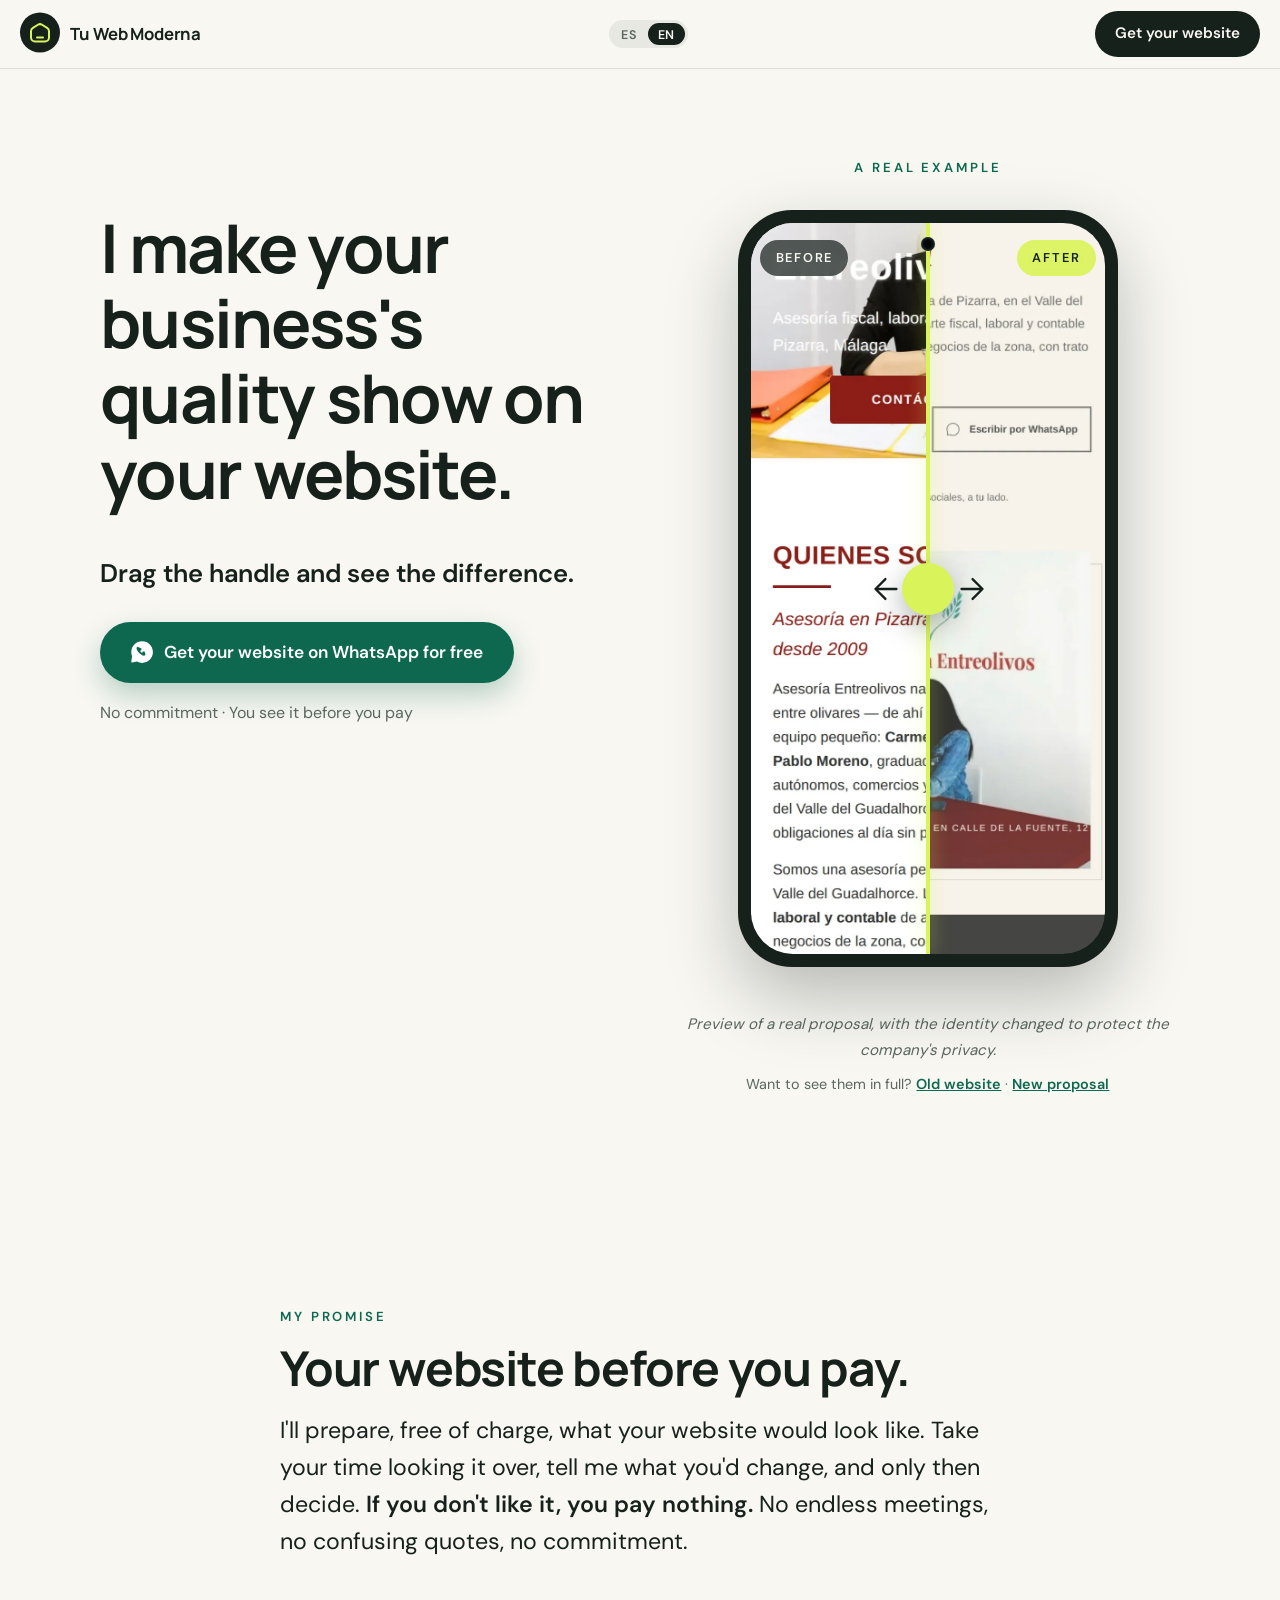
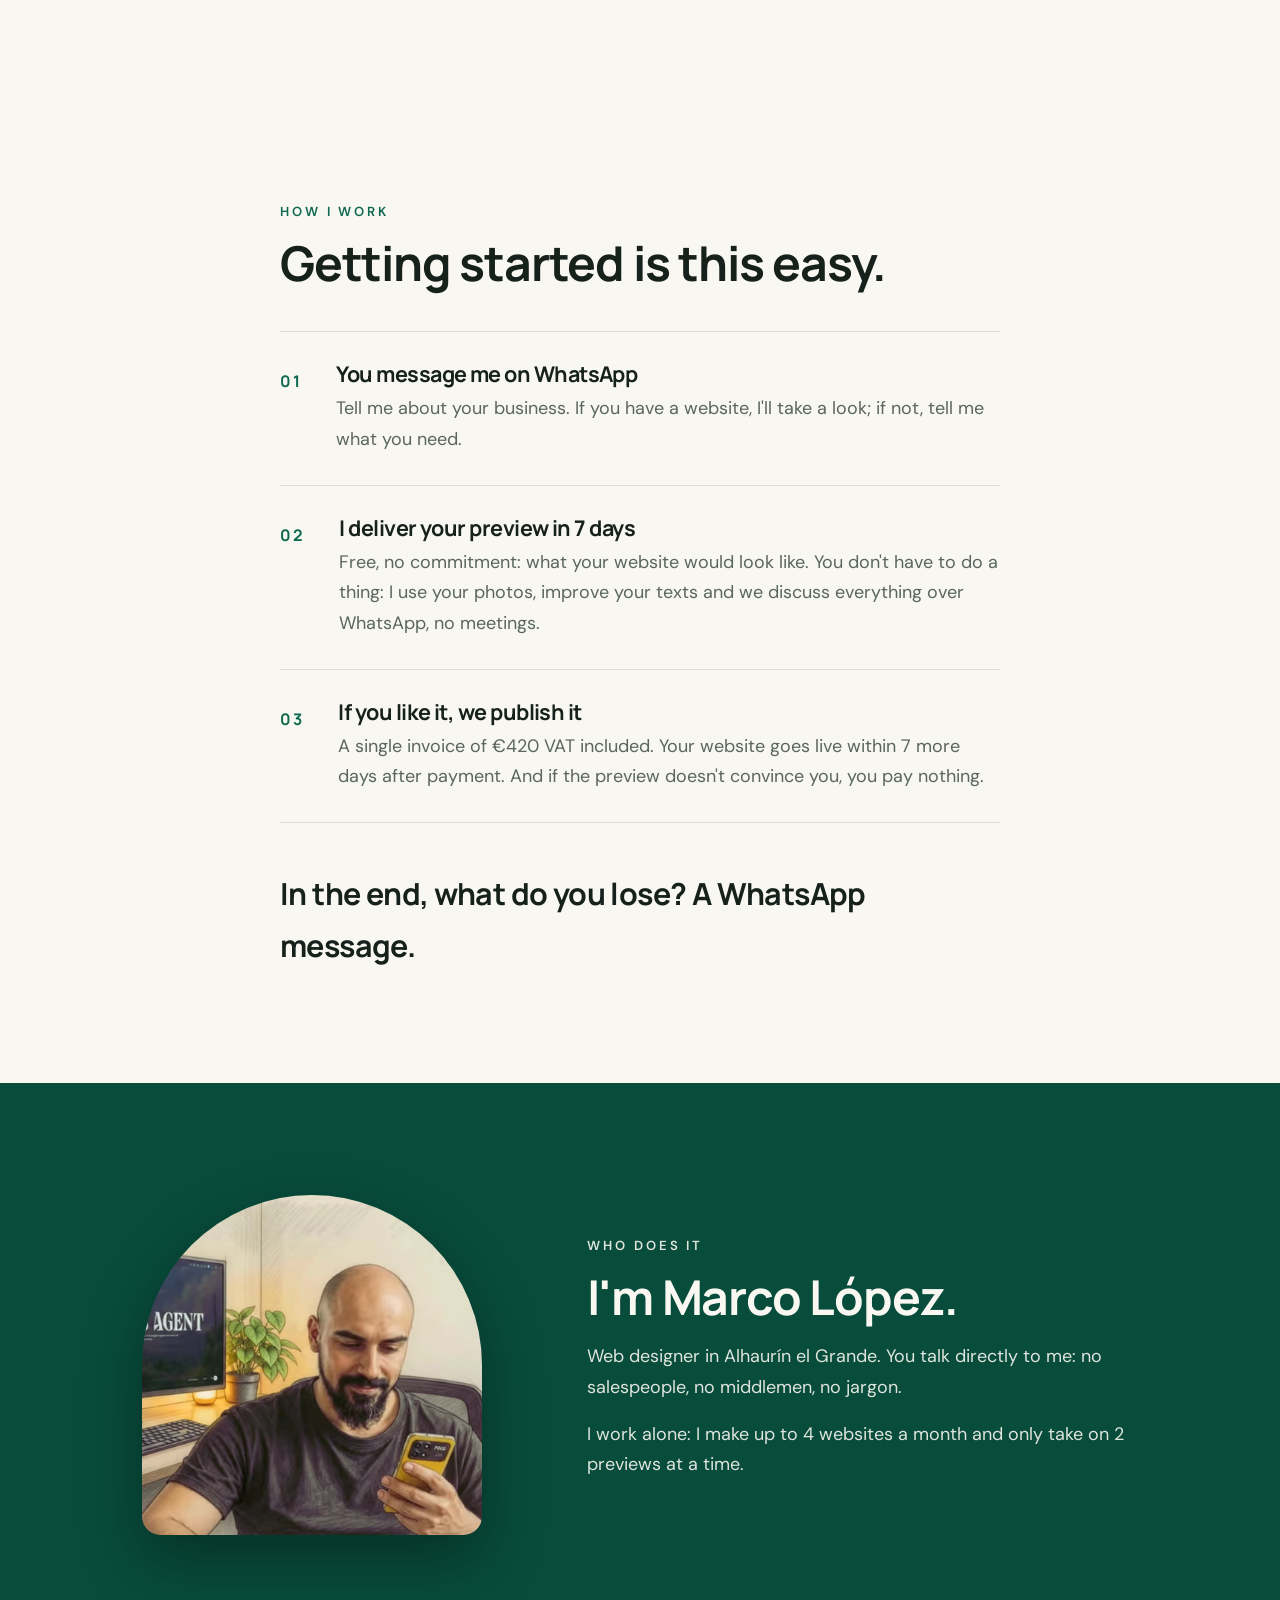
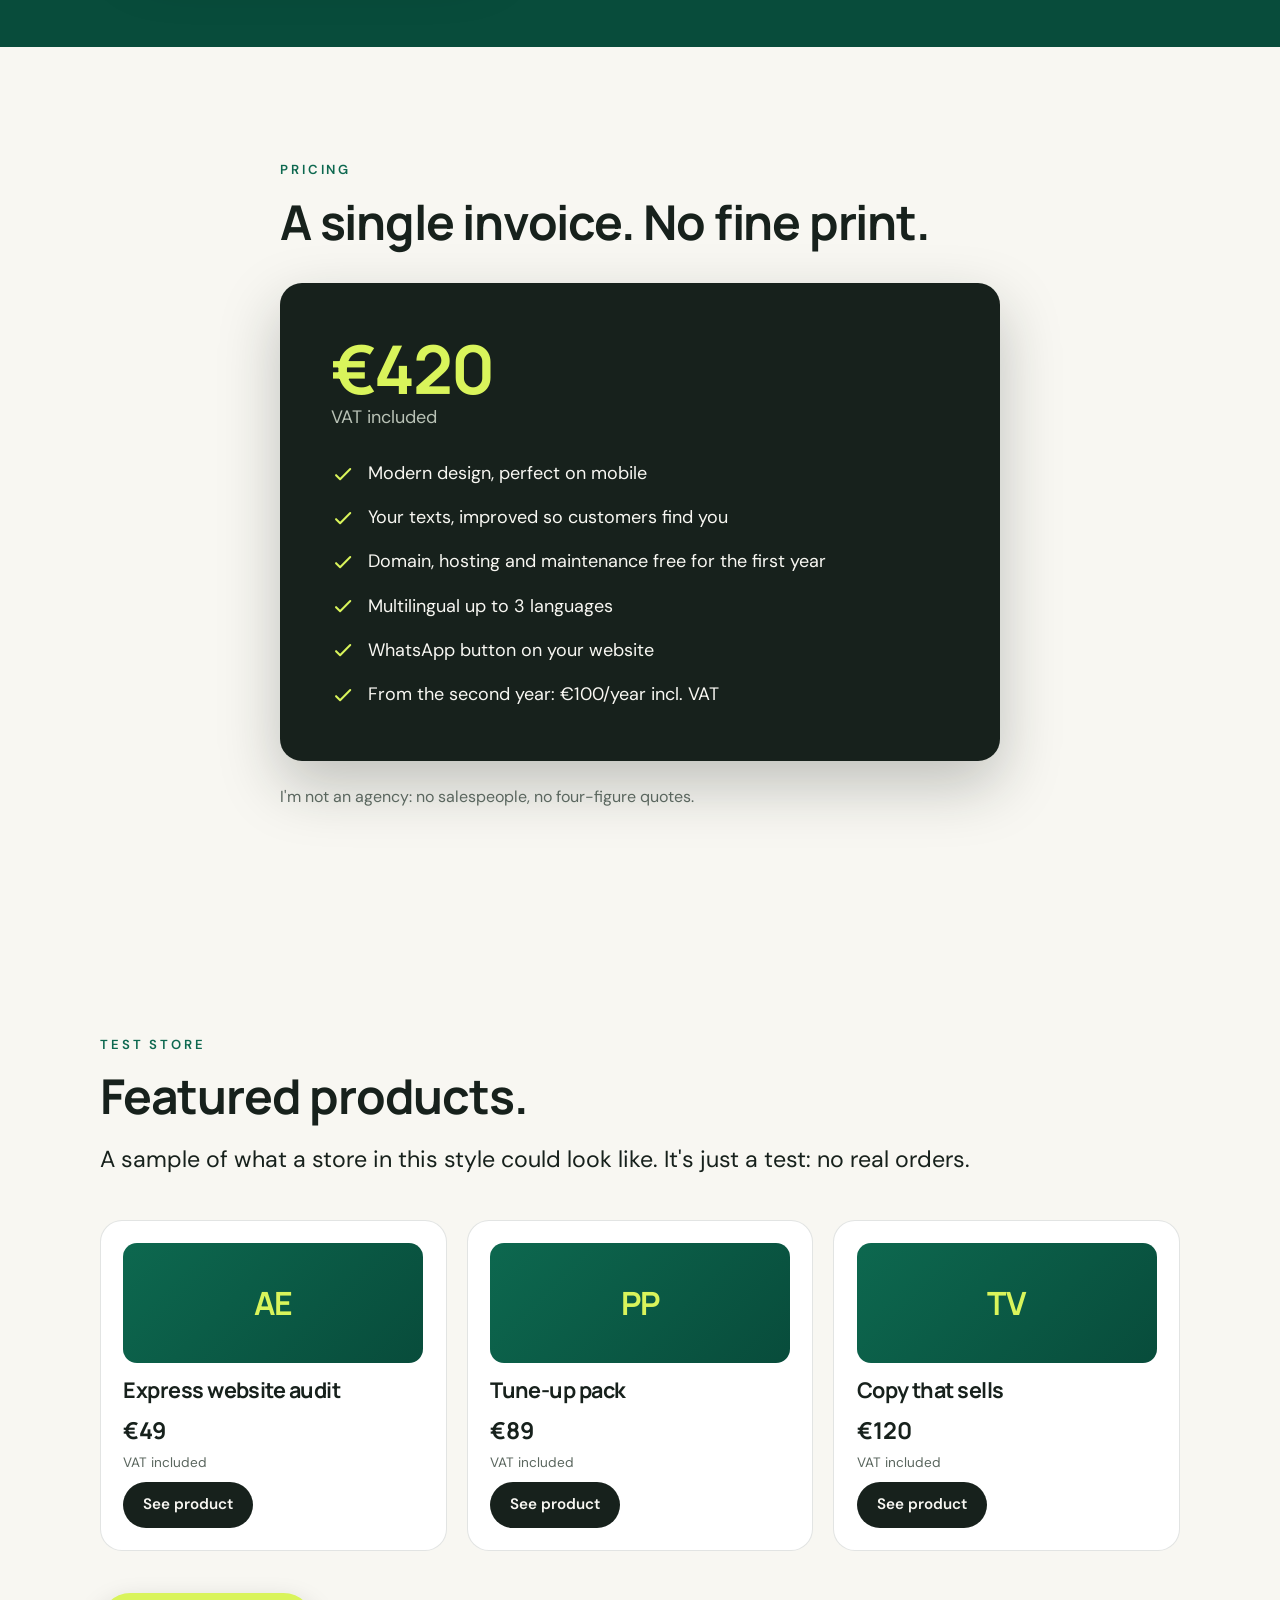
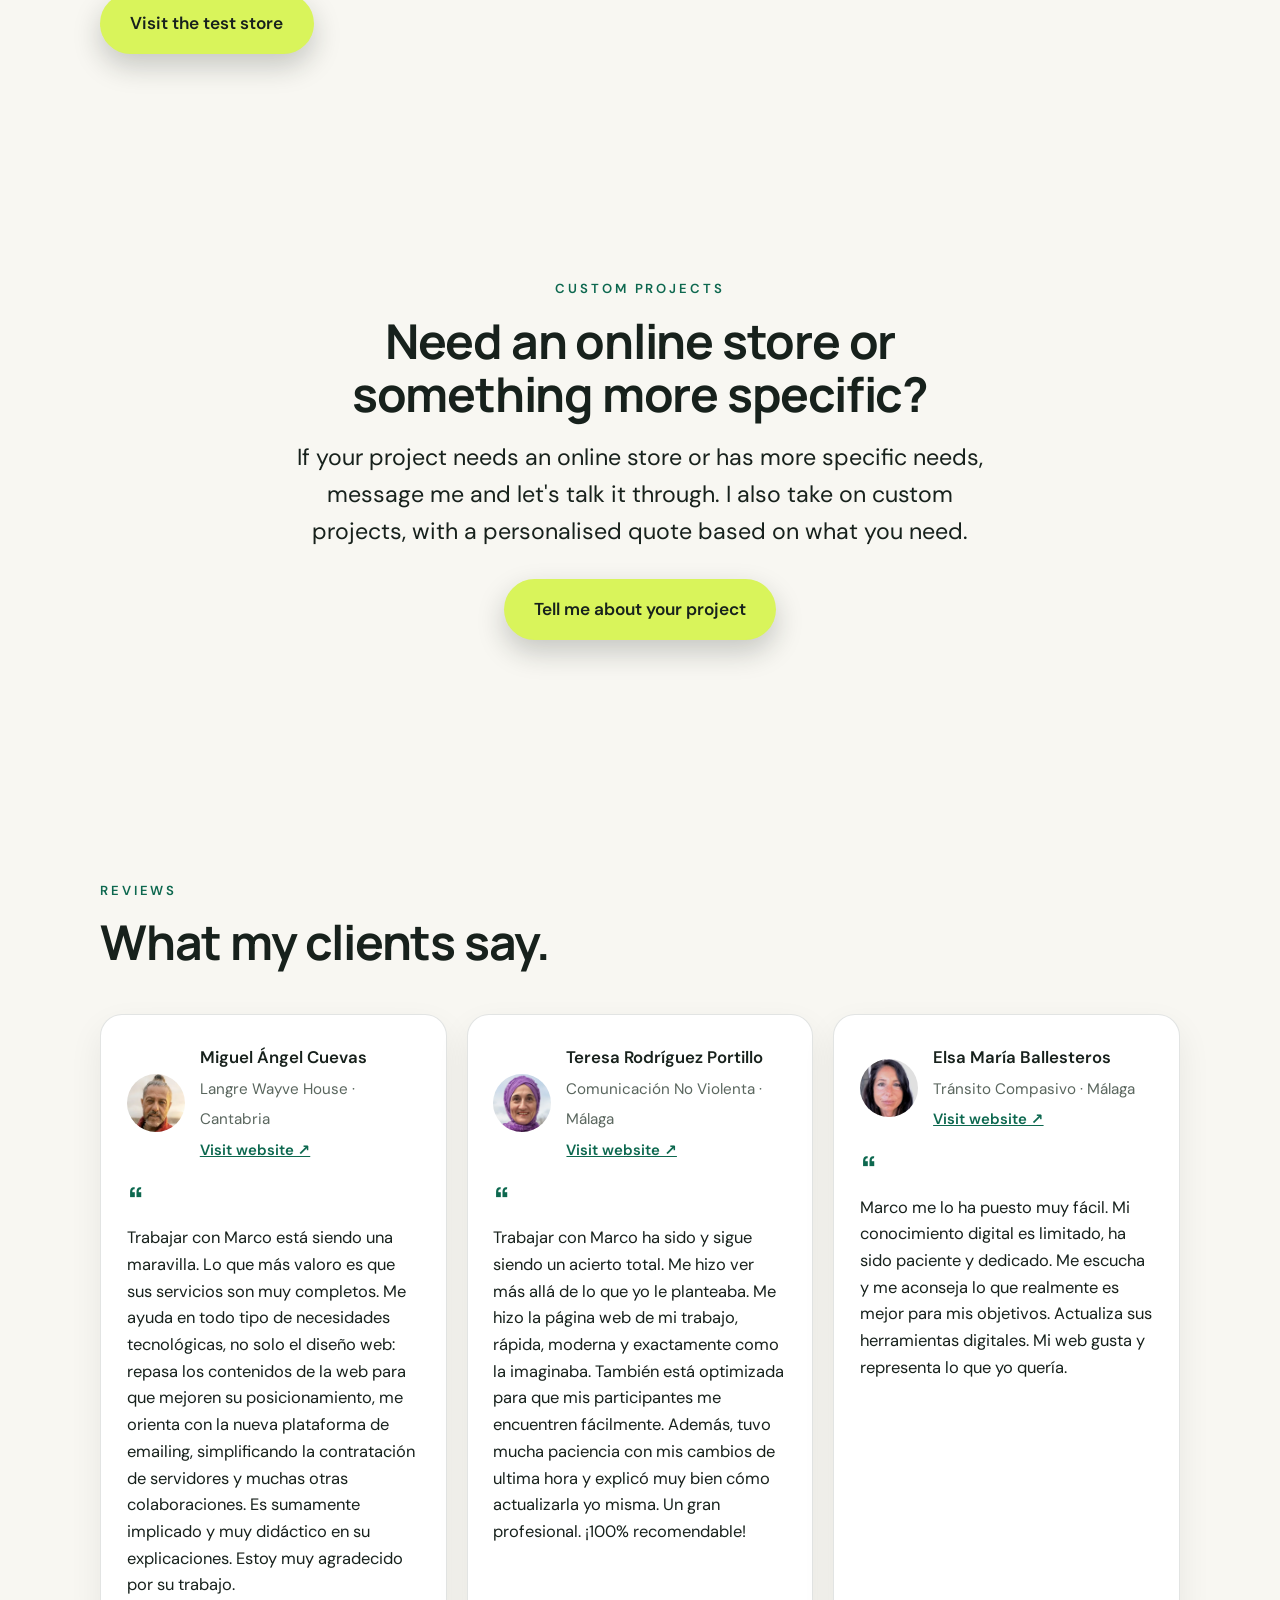
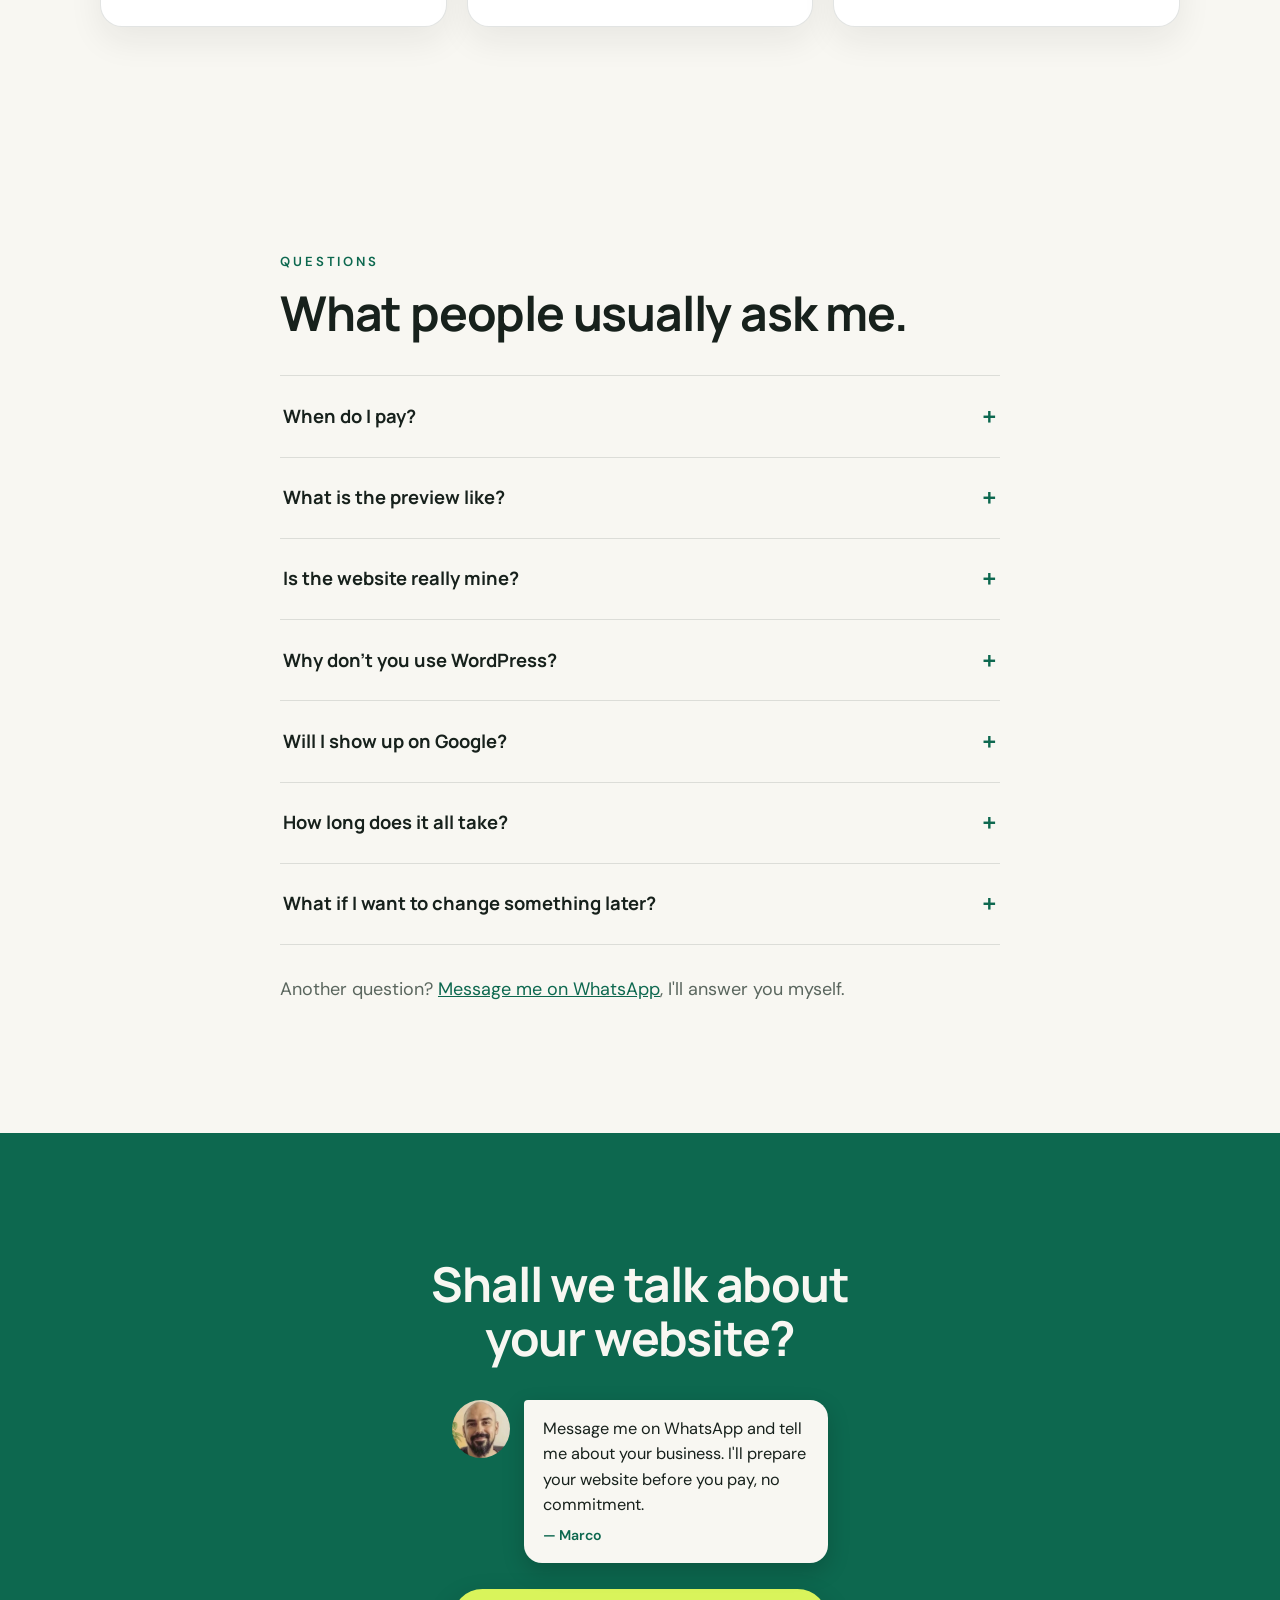
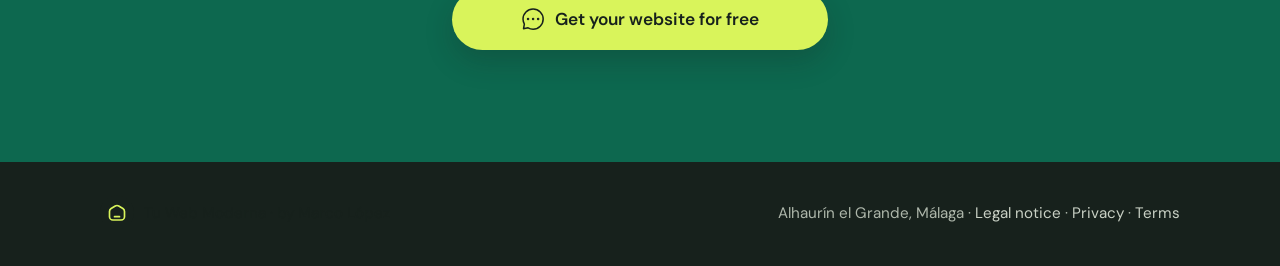
<file: index.html>
<!DOCTYPE html>
<html lang="es">
<head>
<meta charset="UTF-8">
<script>
/* Autodetección de idioma: si el visitante prefiere inglés (idioma del navegador
   o del equipo) y no ha elegido idioma manualmente, se sirve la versión inglesa */
(function(){
var eleccion=null;
try{eleccion=localStorage.getItem('twm-lang');}catch(e){}
if(eleccion)return;
try{
var n=navigator,
    lista=(n.languages&&n.languages.length?n.languages:[n.language||n.userLanguage||'']).join(' ').toLowerCase();
var esIngles=/(^|[\s,;])en([-_]|$|[\s,;])/.test(lista);
var yaEnIngles=/^\/en(\/|$)/.test(location.pathname);
if(esIngles&&!yaEnIngles)location.replace('/en/');
}catch(e){}})();
</script>
<meta name="viewport" content="width=device-width, initial-scale=1">
<title>Tu Web Moderna — Diseño web para negocios locales</title>
<meta name="description" content="Hago que la calidad de tu negocio se note en tu web. Tu web antes de pagar: la ves terminada antes de pagar nada. 420 € IVA incluido.">
<meta name="robots" content="noindex, nofollow">
<link rel="canonical" href="https://tuwebmoderna.es/">
<link rel="alternate" hreflang="es" href="https://tuwebmoderna.es/">
<link rel="alternate" hreflang="en" href="https://tuwebmoderna.es/en/">
<link rel="alternate" hreflang="x-default" href="https://tuwebmoderna.es/">
<meta name="theme-color" content="#0d684f">
<link rel="icon" type="image/svg+xml" href="favicon.svg">
<link rel="icon" type="image/png" sizes="32x32" href="favicon-32.png">
<link rel="icon" type="image/png" sizes="16x16" href="favicon-16.png">
<link rel="apple-touch-icon" href="apple-touch-icon.png">
<meta property="og:type" content="website">
<meta property="og:locale" content="es_ES">
<meta property="og:site_name" content="Tu Web Moderna">
<meta property="og:url" content="https://tuwebmoderna.es/">
<meta property="og:title" content="Diseño web para negocios locales — Tu Web Moderna">
<meta property="og:description" content="Hago que la calidad de tu negocio se note en tu web. Tu web antes de pagar.">
<meta property="og:image" content="https://tuwebmoderna.es/assets/img/og-poster.png">
<meta property="og:image:width" content="1200">
<meta property="og:image:height" content="630">
<meta name="twitter:card" content="summary_large_image">
<meta name="twitter:title" content="Diseño web para negocios locales — Tu Web Moderna">
<meta name="twitter:description" content="Hago que la calidad de tu negocio se note en tu web. Tu web antes de pagar.">
<meta name="twitter:image" content="https://tuwebmoderna.es/assets/img/og-poster.png">
<link rel="stylesheet" href="assets/css/muestra.css?v=15">
<script type="application/ld+json">
{"@context":"https://schema.org","@type":"ProfessionalService",
"name":"Tu Web Moderna","description":"Diseño web para negocios locales. Tu web antes de pagar: la ves terminada antes de pagar nada.",
"url":"https://tuwebmoderna.es/","telephone":"+34633548224",
"address":{"@type":"PostalAddress","addressLocality":"Alhaurín el Grande","addressRegion":"Málaga","addressCountry":"ES"},
"priceRange":"420 €","founder":{"@type":"Person","name":"Marco López"}}
</script>
<script type="application/ld+json">
{"@context":"https://schema.org","@type":"FAQPage","mainEntity":[
{"@type":"Question","name":"¿Cuándo pago?","acceptedAnswer":{"@type":"Answer","text":"Cuando ves tu demo y decides seguir. La demo llega antes que la factura: cuando pagas, ya has visto tu web. Si no te gusta, no pagas nada."}},
{"@type":"Question","name":"¿Cómo es la prueba?","acceptedAnswer":{"@type":"Answer","text":"Te paso un enlace y la ves terminada en tu móvil, como la verían tus clientes. Los archivos, el dominio y la publicación te los entrego cuando pagas."}},
{"@type":"Question","name":"¿La web es mía de verdad?","acceptedAnswer":{"@type":"Answer","text":"Sí. El dominio se registra a tu nombre y la web es tuya. Si un día quieres irte a otro sitio, te la llevas."}},
{"@type":"Question","name":"¿Por qué no usas WordPress?","acceptedAnswer":{"@type":"Answer","text":"Porque tu web no lo necesita: la construyo con el código justo y necesario. Carga más rápido, no se rompe y no hay plugins que actualizar."}},
{"@type":"Question","name":"¿Apareceré en Google?","acceptedAnswer":{"@type":"Answer","text":"Sí: la preparo para que Google la entienda —textos claros, títulos bien puestos y velocidad de carga, que es lo que Google premia."}},
{"@type":"Question","name":"¿Cuánto tarda todo?","acceptedAnswer":{"@type":"Answer","text":"Tu demo, en 7 días. Si te gusta, tu web publicada en 7 días desde el pago."}},
{"@type":"Question","name":"¿Y si después quiero cambiar algo?","acceptedAnswer":{"@type":"Answer","text":"Me escribes por WhatsApp y lo cambiamos. Entre 20 y 50 €/hora según lo que sea; si es algo mayor, te hago presupuesto antes. Y si quieres hacerlo tú mismo, puedo implementar un panel de edición para que modifiques los datos de tu web, por 100 € más."}}
]}
</script>
</head>
<body>
<a class="skip" href="#inicio">Saltar al contenido</a>

<header class="cabecera">
  <a class="marca" href="#inicio" aria-label="Tu Web Moderna — inicio">
    <span class="marca__logo" aria-hidden="true"><svg viewBox="0 0 24 24" fill="none" stroke="#d9f45b" stroke-width="2" stroke-linecap="round" stroke-linejoin="round"><path d="M17 21H7C4.79086 21 3 19.2091 3 17V10.7076C3 9.30887 3.73061 8.01175 4.92679 7.28679L9.92679 4.25649C11.2011 3.48421 12.7989 3.48421 14.0732 4.25649L19.0732 7.28679C20.2694 8.01175 21 9.30887 21 10.7076V17C21 19.2091 19.2091 21 17 21Z"/><path d="M9 17H15"/></svg></span>
    <span class="marca__txt">Tu Web Moderna</span>
  </a>
  <nav class="idioma" aria-label="Idioma">
    <a href="/" data-lang="es" aria-current="true">ES</a>
    <a href="/en/" data-lang="en">EN</a>
  </nav>
  <a class="btn btn--peq" href="https://wa.me/34633548224?text=Hola%20Marco%2C%20me%20gustar%C3%ADa%20pedir%20la%20demo%20gratuita%20para%20mi%20negocio." target="_blank" rel="noopener">Pide tu web</a>
</header>

<main id="inicio">

  <!-- HERO: la revelación -->
  <section class="heroe" aria-labelledby="t-heroe">
    <div class="wrap heroe__grid">
      <div class="heroe__txt">
      <h1 id="t-heroe">Hago que la calidad de tu negocio se note en tu web.</h1>
      <p class="heroe__sub">Arrastra el tirador y mira la diferencia.</p>
      <p class="heroe__cta">
        <a class="btn btn--wa" href="https://wa.me/34633548224?text=Hola%20Marco%2C%20me%20gustar%C3%ADa%20pedir%20la%20demo%20gratuita%20para%20mi%20negocio." target="_blank" rel="noopener"><svg viewBox="0 0 24 24" fill="none" aria-hidden="true"><path fill-rule="evenodd" clip-rule="evenodd" fill="currentColor" d="M12 1.25C17.9371 1.25 22.75 6.06294 22.75 12C22.75 17.9371 17.9371 22.75 12 22.75C10.1409 22.75 8.39016 22.2775 6.86335 21.4455L2.12395 22.2397C1.88692 22.2794 1.6452 22.2031 1.47391 22.0345C1.30261 21.8659 1.2225 21.6255 1.25845 21.3878L2.05878 16.0977C1.53735 14.8339 1.25001 13.4496 1.25001 12C1.25001 6.06294 6.06295 1.25 12 1.25ZM7.94309 6.7002C7.20774 6.7002 6.599 7.32056 6.49021 8.02531C6.38142 8.73006 6.7077 9.46436 7.20215 10.3014C7.6966 11.1385 8.31674 12.0646 9.1353 12.8832C9.95387 13.7017 10.8794 14.3217 11.7165 14.8162C12.5536 15.3106 13.2878 15.6369 13.9925 15.5281C14.6973 15.4193 15.3176 14.8106 15.3176 14.0752C15.3176 13.9054 15.2895 13.7437 15.2364 13.5931L14.5475 11.7864C14.4643 11.5754 14.2574 11.4423 14.0242 11.4423H13.0221C12.7737 11.4423 12.5529 11.5954 12.464 11.8271L12.0216 12.9762C11.0072 12.4369 10.3596 11.7893 9.82034 10.7749L10.9694 10.3325C11.2011 10.2436 11.3542 10.0228 11.3542 9.77441V8.77223C11.3542 8.53903 11.2211 8.33214 11.0101 8.24894L9.20336 7.56005C9.05277 7.50696 8.89112 7.47885 8.72131 7.47885C8.5515 7.47885 8.38985 6.7002 7.94309 6.7002Z"/></svg>Pide tu web gratis por WhatsApp</a>
      </p>
      <p class="heroe__micro">Sin compromiso · La demo llega antes que la factura</p>
      </div>
      <div class="heroe__demo">
      <p class="eyebrow eyebrow--demo">Un ejemplo real</p>
      <div class="movil">
        <span class="revelar__tag revelar__tag--antes">Antes</span>
        <span class="revelar__tag revelar__tag--despues">Después</span>
        <div class="movil__pantalla">
          <div class="movil__camara" aria-hidden="true"></div>
      <div class="revelar" id="revelar">
        <div class="revelar__scroll" id="scrollDespues" aria-hidden="false">
          <img src="assets/img/reveal-despues.webp" width="780" height="4800" alt="Propuesta moderna para la web de Asesoría Entreolivos" fetchpriority="high" draggable="false">
        </div>
        <div class="revelar__capa" id="revelarCapa" aria-hidden="true">
          <div class="revelar__scroll" id="scrollAntes">
            <img src="assets/img/reveal-antes.webp" width="780" height="4800" alt="" draggable="false">
          </div>
        </div>
        <button class="revelar__mando" id="revelarMando" type="button" role="slider"
          aria-label="Arrastrar para comparar el antes y el después" aria-orientation="horizontal"
          aria-valuemin="0" aria-valuemax="100" aria-valuenow="50">
          <svg viewBox="0 0 24 24" fill="none" stroke="currentColor" stroke-width="2" stroke-linecap="round" stroke-linejoin="round" aria-hidden="true"><path d="M21 12L3 12M3 12L11.5 3.5M3 12L11.5 20.5"/></svg>
          <svg viewBox="0 0 24 24" fill="none" stroke="currentColor" stroke-width="2" stroke-linecap="round" stroke-linejoin="round" aria-hidden="true"><path d="M3 12L21 12M21 12L12.5 3.5M21 12L12.5 20.5"/></svg>
        </button>
      </div>
        </div>
      </div>
      <p class="revelar__nota"><em>Demo de una propuesta real, con la identidad cambiada para proteger la privacidad de la empresa.</em><br>
      <span class="revelar__ver">¿Quieres verlas enteras? <a href="antes.html">Web antigua</a> · <a href="https://negocio1.demo.tuwebmoderna.es?v=rojo" target="_blank" rel="noopener">Propuesta nueva</a></span></p>
      </div>


    </div>
  </section>

  <!-- PROMESA -->
  <section class="seccion" aria-labelledby="t-promesa">
    <div class="wrap wrap--estrecho">
      <p class="eyebrow">Mi promesa</p>
      <h2 id="t-promesa">Tu web antes de pagar.</h2>
      <p class="lede">Te preparo gratis cómo quedaría tu web. La miras con calma, me dices qué cambiarías y solo entonces decides. <strong>Si no te gusta, no pagas nada.</strong> Sin reuniones eternas, sin presupuestos confusos, sin compromiso.</p>
    </div>
  </section>

  <!-- PROCESO -->
  <section class="seccion seccion--lineas" aria-labelledby="t-proceso">
    <div class="wrap wrap--estrecho">
      <p class="eyebrow">Cómo trabajo</p>
      <h2 id="t-proceso">Empezar es así de fácil.</h2>
      <ol class="pasos">
        <li>
          <span class="pasos__num" aria-hidden="true">01</span>
          <div>
            <h3>Me escribes por WhatsApp</h3>
            <p>Me cuentas qué negocio tienes. Si tienes web, la miro; si no, me cuentas qué necesitas.</p>
          </div>
        </li>
        <li>
          <span class="pasos__num" aria-hidden="true">02</span>
          <div>
            <h3>Te entrego tu demo en 7 días</h3>
            <p>Gratis y sin compromiso: cómo quedaría tu web. Tú no tienes que hacer nada: uso tus fotos, mejoro tus textos y lo hablamos todo por WhatsApp, sin reuniones.</p>
          </div>
        </li>
        <li>
          <span class="pasos__num" aria-hidden="true">03</span>
          <div>
            <h3>Si te gusta, la publicamos</h3>
            <p>Una sola factura de 420&nbsp;€ IVA incluido. Tu web queda publicada en otros 7 días desde el pago. Y si la demo no te convence, no pagas nada.</p>
          </div>
        </li>
      </ol>
      <p class="cierre">Al final, ¿qué pierdes? Un WhatsApp.</p>
    </div>
  </section>

  <!-- MARCO -->
  <section class="seccion seccion--oscura" aria-labelledby="t-marco">
    <div class="wrap marco">
      <div class="marco__video">
        <video autoplay muted loop playsinline preload="metadata" poster="assets/img/marco-desk-poster.webp?v=7" aria-label="Marco López presentándose">
          <source src="assets/video/marco-desk.mp4?v=7" type="video/mp4">
          <source src="assets/video/marco-desk.webm?v=7" type="video/webm">
        </video>
      </div>
      <div class="marco__txt">
        <p class="eyebrow eyebrow--claro">Quién lo hace</p>
        <h2 id="t-marco">Soy Marco López.</h2>
        <p>Diseñador web en Alhaurín el Grande. Hablas directamente conmigo: sin comerciales, sin intermediarios, sin tecnicismos.</p>
        <p>Trabajo solo: hago hasta 4 webs al mes y solo llevo 2 pruebas a la vez.</p>
      </div>
    </div>
  </section>

  <!-- PRECIO -->
  <section class="seccion" aria-labelledby="t-precio">
    <div class="wrap wrap--estrecho">
      <p class="eyebrow">Precio</p>
      <h2 id="t-precio">Una sola factura. Sin letra pequeña.</h2>
      <div class="tarjeta-precio">
        <p class="tarjeta-precio__cifra">420&nbsp;€</p>
        <p class="tarjeta-precio__iva">IVA incluido</p>
        <ul class="tarjeta-precio__lista">
          <li><svg viewBox="0 0 24 24" fill="none" stroke="currentColor" stroke-width="2" stroke-linecap="round" stroke-linejoin="round" aria-hidden="true"><path d="M5 13L9 17L19 7"/></svg>Diseño moderno, perfecto en el móvil</li>
          <li><svg viewBox="0 0 24 24" fill="none" stroke="currentColor" stroke-width="2" stroke-linecap="round" stroke-linejoin="round" aria-hidden="true"><path d="M5 13L9 17L19 7"/></svg>Tus textos, mejorados para que te encuentren</li>
          <li><svg viewBox="0 0 24 24" fill="none" stroke="currentColor" stroke-width="2" stroke-linecap="round" stroke-linejoin="round" aria-hidden="true"><path d="M5 13L9 17L19 7"/></svg>Dominio, alojamiento y mantenimiento gratis el primer año</li>
          <li><svg viewBox="0 0 24 24" fill="none" stroke="currentColor" stroke-width="2" stroke-linecap="round" stroke-linejoin="round" aria-hidden="true"><path d="M5 13L9 17L19 7"/></svg>Multilingüe hasta 3 idiomas</li>
          <li><svg viewBox="0 0 24 24" fill="none" stroke="currentColor" stroke-width="2" stroke-linecap="round" stroke-linejoin="round" aria-hidden="true"><path d="M5 13L9 17L19 7"/></svg>Botón de WhatsApp en tu web</li>
          <li><svg viewBox="0 0 24 24" fill="none" stroke="currentColor" stroke-width="2" stroke-linecap="round" stroke-linejoin="round" aria-hidden="true"><path d="M5 13L9 17L19 7"/></svg>Desde el segundo año: 100&nbsp;€/año IVA</li>
        </ul>
      </div>
      <p class="precio__susurro">No soy una agencia: sin comerciales ni presupuestos de cuatro cifras.</p>
    </div>
  </section>

  <!-- DESTACADOS TIENDA DE PRUEBA -->
  <section class="seccion seccion--tienda" aria-labelledby="t-tienda">
    <div class="wrap">
      <p class="eyebrow">Tienda de prueba</p>
      <h2 id="t-tienda">Productos destacados.</h2>
      <p class="lede">Una muestra de cómo quedaría una tienda con este estilo. Es solo una prueba: los pedidos no son reales.</p>
      <div class="destacados">
        <article class="destacado">
          <div class="destacado__visual" aria-hidden="true"><span>AE</span></div>
          <h3>Auditoría web exprés</h3>
          <p class="destacado__precio">49&nbsp;€ <span>IVA incluido</span></p>
          <a class="btn btn--peq" href="https://shop.tuwebmoderna.es/producto/auditoria-web-expres">Ver producto</a>
        </article>
        <article class="destacado">
          <div class="destacado__visual" aria-hidden="true"><span>PP</span></div>
          <h3>Pack puesta a punto</h3>
          <p class="destacado__precio">89&nbsp;€ <span>IVA incluido</span></p>
          <a class="btn btn--peq" href="https://shop.tuwebmoderna.es/producto/pack-puesta-a-punto">Ver producto</a>
        </article>
        <article class="destacado">
          <div class="destacado__visual" aria-hidden="true"><span>TV</span></div>
          <h3>Textos que venden</h3>
          <p class="destacado__precio">120&nbsp;€ <span>IVA incluido</span></p>
          <a class="btn btn--peq" href="https://shop.tuwebmoderna.es/producto/textos-que-venden">Ver producto</a>
        </article>
      </div>
      <p class="tienda__cta"><a class="btn btn--lima" href="https://shop.tuwebmoderna.es">Ver la tienda de prueba</a></p>
    </div>
  </section>

  <!-- PROYECTOS A MEDIDA -->
  <section class="seccion" aria-labelledby="t-medida">
    <div class="wrap wrap--estrecho" style="text-align:center">
      <p class="eyebrow">Proyectos a medida</p>
      <h2 id="t-medida">¿Necesitas una tienda online o algo más específico?</h2>
      <p class="lede">Si tu proyecto necesita una tienda online o tiene necesidades más específicas, escríbeme y lo hablamos. También atiendo proyectos a medida, con valoración personalizada según lo que necesites.</p>
      <p style="margin-top:1.8rem"><a class="btn btn--lima" href="https://wa.me/34633548224?text=Hola%20Marco%2C%20tengo%20un%20proyecto%20con%20necesidades%20m%C3%A1s%20espec%C3%ADficas%20y%20me%20gustar%C3%ADa%20hablarlo%20contigo." target="_blank" rel="noopener">Cuéntame tu proyecto</a></p>
    </div>
  </section>

  <!-- RESEÑAS -->
  <!-- Las dos primeras reseñas son reales; la tercera sigue siendo de ejemplo -->
  <section class="seccion" aria-labelledby="t-resenas">
    <div class="wrap">
      <p class="eyebrow">Reseñas</p>
      <h2 id="t-resenas">Lo que dicen mis clientes.</h2>
      <div class="resenas">
        <article class="resena" itemscope itemtype="https://schema.org/Review">
          <div itemprop="itemReviewed" itemscope itemtype="https://schema.org/Service"><meta itemprop="name" content="Diseño web Tu Web Moderna"></div>
          <div class="resena__quien">
            <img class="resena__foto" src="assets/img/resena-miguel-angel.webp?v=4" alt="Miguel Ángel Cuevas" width="58" height="58">
            <span><strong class="resena__nombre" itemprop="author">Miguel Ángel Cuevas</strong><br>
            <span class="resena__negocio">Langre Wayve House · Cantabria</span><br>
            <a class="resena__web" href="https://www.wayve.es" target="_blank" rel="noopener">Visitar página web ↗</a></span>
          </div>
          <p class="resena__texto" itemprop="reviewBody">Trabajar con Marco está siendo una maravilla. Lo que más valoro es que sus servicios son muy completos. Me ayuda en todo tipo de necesidades tecnológicas, no solo el diseño web: repasa los contenidos de la web para que mejoren su posicionamiento, me orienta con la nueva plataforma de emailing, simplificando la contratación de servidores y muchas otras colaboraciones. Es sumamente implicado y muy didáctico en su explicaciones. Estoy muy agradecido por su trabajo.</p>
        </article>
        <article class="resena" itemscope itemtype="https://schema.org/Review">
          <div itemprop="itemReviewed" itemscope itemtype="https://schema.org/Service"><meta itemprop="name" content="Diseño web Tu Web Moderna"></div>
          <div class="resena__quien">
            <img class="resena__foto" src="assets/img/resena-teresa-rodriguez.webp?v=1" alt="Teresa Rodríguez Portillo" width="58" height="58">
            <span><strong class="resena__nombre" itemprop="author">Teresa Rodríguez Portillo</strong><br>
            <span class="resena__negocio">Comunicación No Violenta · Málaga</span><br>
            <a class="resena__web" href="https://comunicacionyresoluciondeconflictos.com" target="_blank" rel="noopener">Visitar página web ↗</a></span>
          </div>
          <p class="resena__texto" itemprop="reviewBody">Trabajar con Marco ha sido y sigue siendo un acierto total. Me hizo ver más allá de lo que yo le planteaba. Me hizo la página web de mi trabajo, rápida, moderna y exactamente como la imaginaba. También está optimizada para que mis participantes me encuentren fácilmente. Además, tuvo mucha paciencia con mis cambios de ultima hora y explicó muy bien cómo actualizarla yo misma. Un gran profesional. ¡100% recomendable!</p>
        </article>
        <article class="resena" itemscope itemtype="https://schema.org/Review">
          <div itemprop="itemReviewed" itemscope itemtype="https://schema.org/Service"><meta itemprop="name" content="Diseño web Tu Web Moderna"></div>
          <div class="resena__quien">
            <img class="resena__foto" src="assets/img/resena-elsa-maria.webp?v=3" alt="Elsa María Ballesteros" width="58" height="58">
            <span><strong class="resena__nombre" itemprop="author">Elsa María Ballesteros</strong><br>
            <span class="resena__negocio">Tránsito Compasivo · Málaga</span><br>
            <a class="resena__web" href="https://transitocompasivo.com/" target="_blank" rel="noopener">Visitar página web ↗</a></span>
          </div>
          <p class="resena__texto" itemprop="reviewBody">Marco me lo ha puesto muy fácil. Mi conocimiento digital es limitado, ha sido paciente y dedicado. Me escucha y me aconseja lo que realmente es mejor para mis objetivos. Actualiza sus herramientas digitales. Mi web gusta y representa lo que yo quería.</p>
        </article>
      </div>
    </div>
  </section>

  <!-- PREGUNTAS -->
  <section class="seccion" aria-labelledby="t-faq">
    <div class="wrap wrap--estrecho">
      <p class="eyebrow">Preguntas</p>
      <h2 id="t-faq">Lo que me suelen preguntar.</h2>
      <div class="faq">
        <details>
          <summary>¿Cuándo pago?</summary>
          <p>Cuando ves tu demo y decides seguir. La demo llega antes que la factura: cuando pagas, ya has visto tu web. Si no te gusta, no pagas nada.</p>
        </details>
        <details>
          <summary>¿Cómo es la prueba?</summary>
          <p>Te paso un enlace y la ves terminada en tu móvil, como la verían tus clientes. Los archivos, el dominio y la publicación te los entrego cuando pagas.</p>
        </details>
        <details>
          <summary>¿La web es mía de verdad?</summary>
          <p>Sí. El dominio se registra a tu nombre y la web es tuya. Si un día quieres irte a otro sitio, te la llevas.</p>
        </details>
        <details>
          <summary>¿Por qué no usas WordPress?</summary>
          <p>Porque tu web no lo necesita: la construyo con el código justo y necesario. Carga más rápido, no se rompe y no hay plugins que actualizar.</p>
        </details>
        <details>
          <summary>¿Apareceré en Google?</summary>
          <p>Sí: la preparo para que Google la entienda —textos claros, títulos bien puestos y velocidad de carga, que es lo que Google premia.</p>
        </details>
        <details>
          <summary>¿Cuánto tarda todo?</summary>
          <p>Tu demo, en 7 días. Si te gusta, tu web publicada en 7 días desde el pago.</p>
        </details>
        <details>
          <summary>¿Y si después quiero cambiar algo?</summary>
          <p>Me escribes por WhatsApp y lo cambiamos. Entre 20 y 50&nbsp;€/hora según lo que sea; si es algo mayor, te hago presupuesto antes. Y si quieres hacerlo tú mismo, puedo implementar un panel de edición para que modifiques los datos de tu web, por 100&nbsp;€ más.</p>
        </details>
      </div>
      <p class="faq__otra">¿Otra pregunta? <a href="https://wa.me/34633548224?text=Hola%20Marco%2C%20tengo%20una%20pregunta%20sobre%20la%20web%20para%20mi%20negocio." target="_blank" rel="noopener">Escríbeme por WhatsApp</a>, te contesto yo.</p>
    </div>
  </section>

  <!-- CTA FINAL -->
  <section class="seccion seccion--verde" aria-labelledby="t-final">
    <div class="wrap wrap--estrecho">
      <h2 id="t-final">¿Hablamos de tu web?</h2>
      <div class="final__bloque">
      <div class="chat">
        <img src="assets/img/marco-chat.webp?v=11" alt="Marco" width="58" height="58" loading="lazy">
        <p class="burbuja">Escríbeme por WhatsApp y cuéntame qué negocio tienes. Te preparo tu web antes de pagar, sin compromiso.<strong>— Marco</strong></p>
      </div>
      <p class="final__cta"><a class="btn btn--lima" href="https://wa.me/34633548224?text=Hola%20Marco%2C%20me%20gustar%C3%ADa%20pedir%20la%20demo%20gratuita%20para%20mi%20negocio." target="_blank" rel="noopener"><svg viewBox="0 0 24 24" fill="none" stroke="currentColor" stroke-width="1.5" stroke-linecap="round" stroke-linejoin="round" aria-hidden="true"><path d="M17 12.5C17.2761 12.5 17.5 12.2761 17.5 12C17.5 11.7239 17.2761 11.5 17 11.5C16.7239 11.5 16.5 11.7239 16.5 12C16.5 12.2761 16.7239 12.5 17 12.5Z" fill="currentColor"/><path d="M12 12.5C12.2761 12.5 12.5 12.2761 12.5 12C12.5 11.7239 12.2761 11.5 12 11.5C11.7239 11.5 11.5 11.7239 11.5 12C11.5 12.2761 11.7239 12.5 12 12.5Z" fill="currentColor"/><path d="M7 12.5C7.27614 12.5 7.5 12.2761 7.5 12C7.5 11.7239 7.27614 11.5 7 11.5C6.72386 11.5 6.5 11.7239 6.5 12C6.5 12.2761 6.72386 12.5 7 12.5Z" fill="currentColor"/><path d="M12 22C17.5228 22 22 17.5228 22 12C22 6.47715 17.5228 2 12 2C6.47715 2 2 6.47715 2 12C2 13.8214 2.48697 15.5291 3.33782 17L2.5 21.5L7 20.6622C8.47087 21.513 10.1786 22 12 22Z"/></svg>Pide tu web gratis</a></p>
      </div>
    </div>
  </section>

</main>

<footer class="pie">
  <div class="wrap pie__in">
    <p class="marca marca--pie">
      <span class="marca__logo" aria-hidden="true"><svg viewBox="0 0 24 24" fill="none" stroke="#d9f45b" stroke-width="2" stroke-linecap="round" stroke-linejoin="round"><path d="M17 21H7C4.79086 21 3 19.2091 3 17V10.7076C3 9.30887 3.73061 8.01175 4.92679 7.28679L9.92679 4.25649C11.2011 3.48421 12.7989 3.48421 14.0732 4.25649L19.0732 7.28679C20.2694 8.01175 21 9.30887 21 10.7076V17C21 19.2091 19.2091 21 17 21Z"/><path d="M9 17H15"/></svg></span>
      <span>Tu Web Moderna · por Marco López</span>
    </p>
    <p>Alhaurín el Grande, Málaga · <a href="aviso-legal.html">Aviso legal</a> · <a href="privacidad.html">Privacidad</a> · <a href="condiciones-del-servicio.html">Condiciones</a></p>
  </div>
</footer>

<script src="assets/js/muestra.js" defer></script>
</body>
</html>
</file>
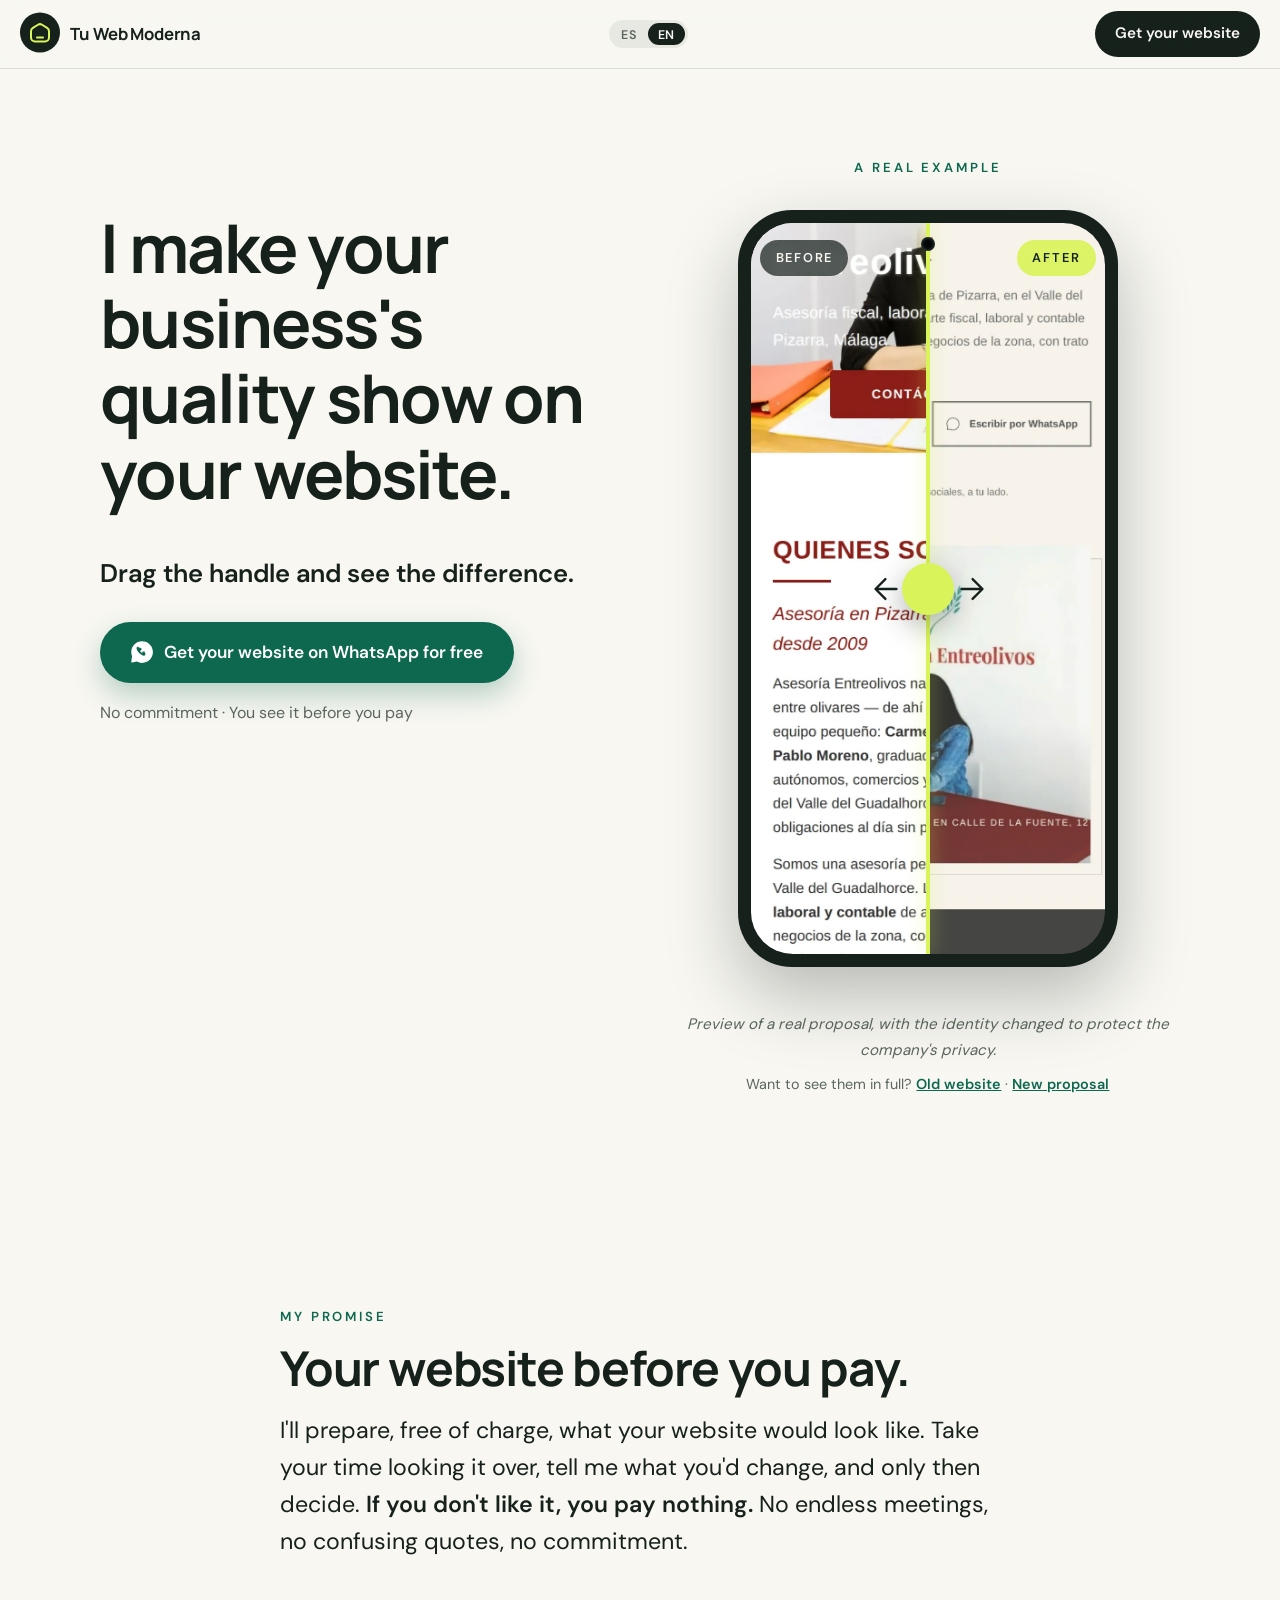
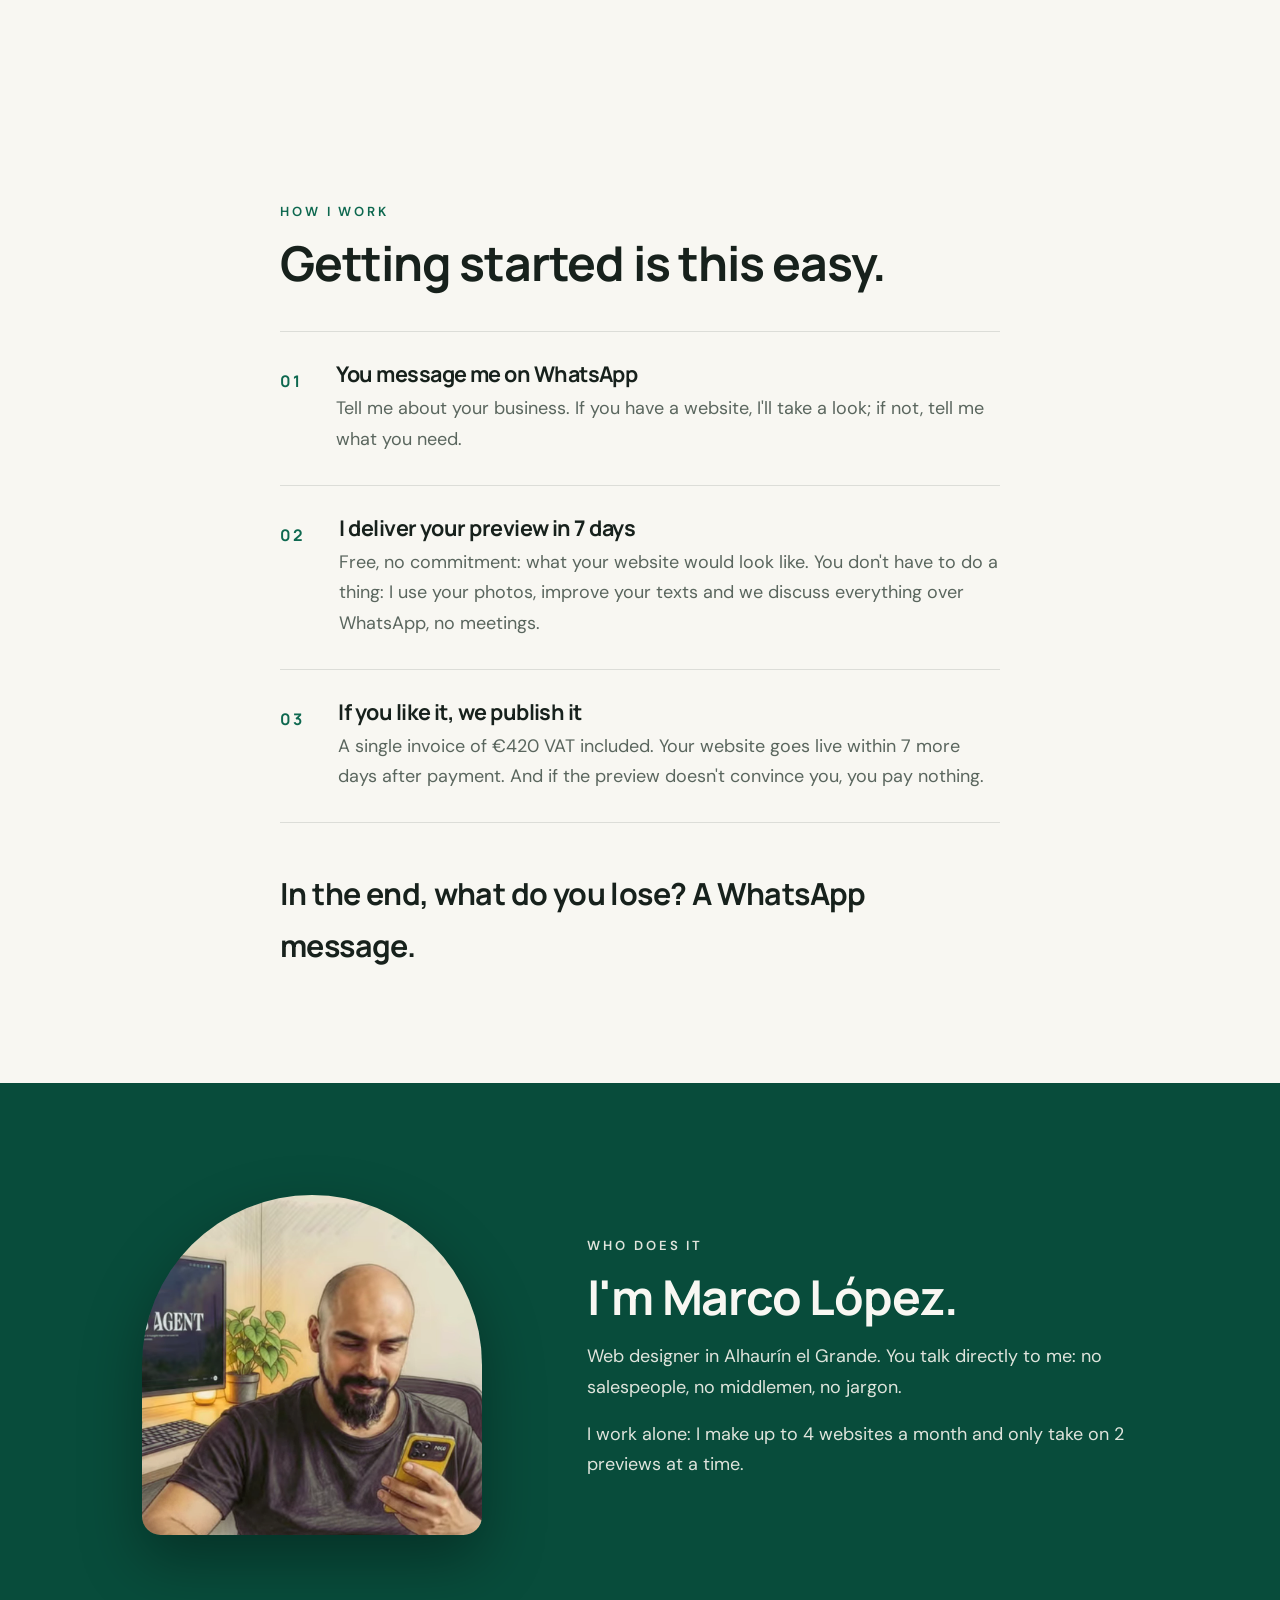
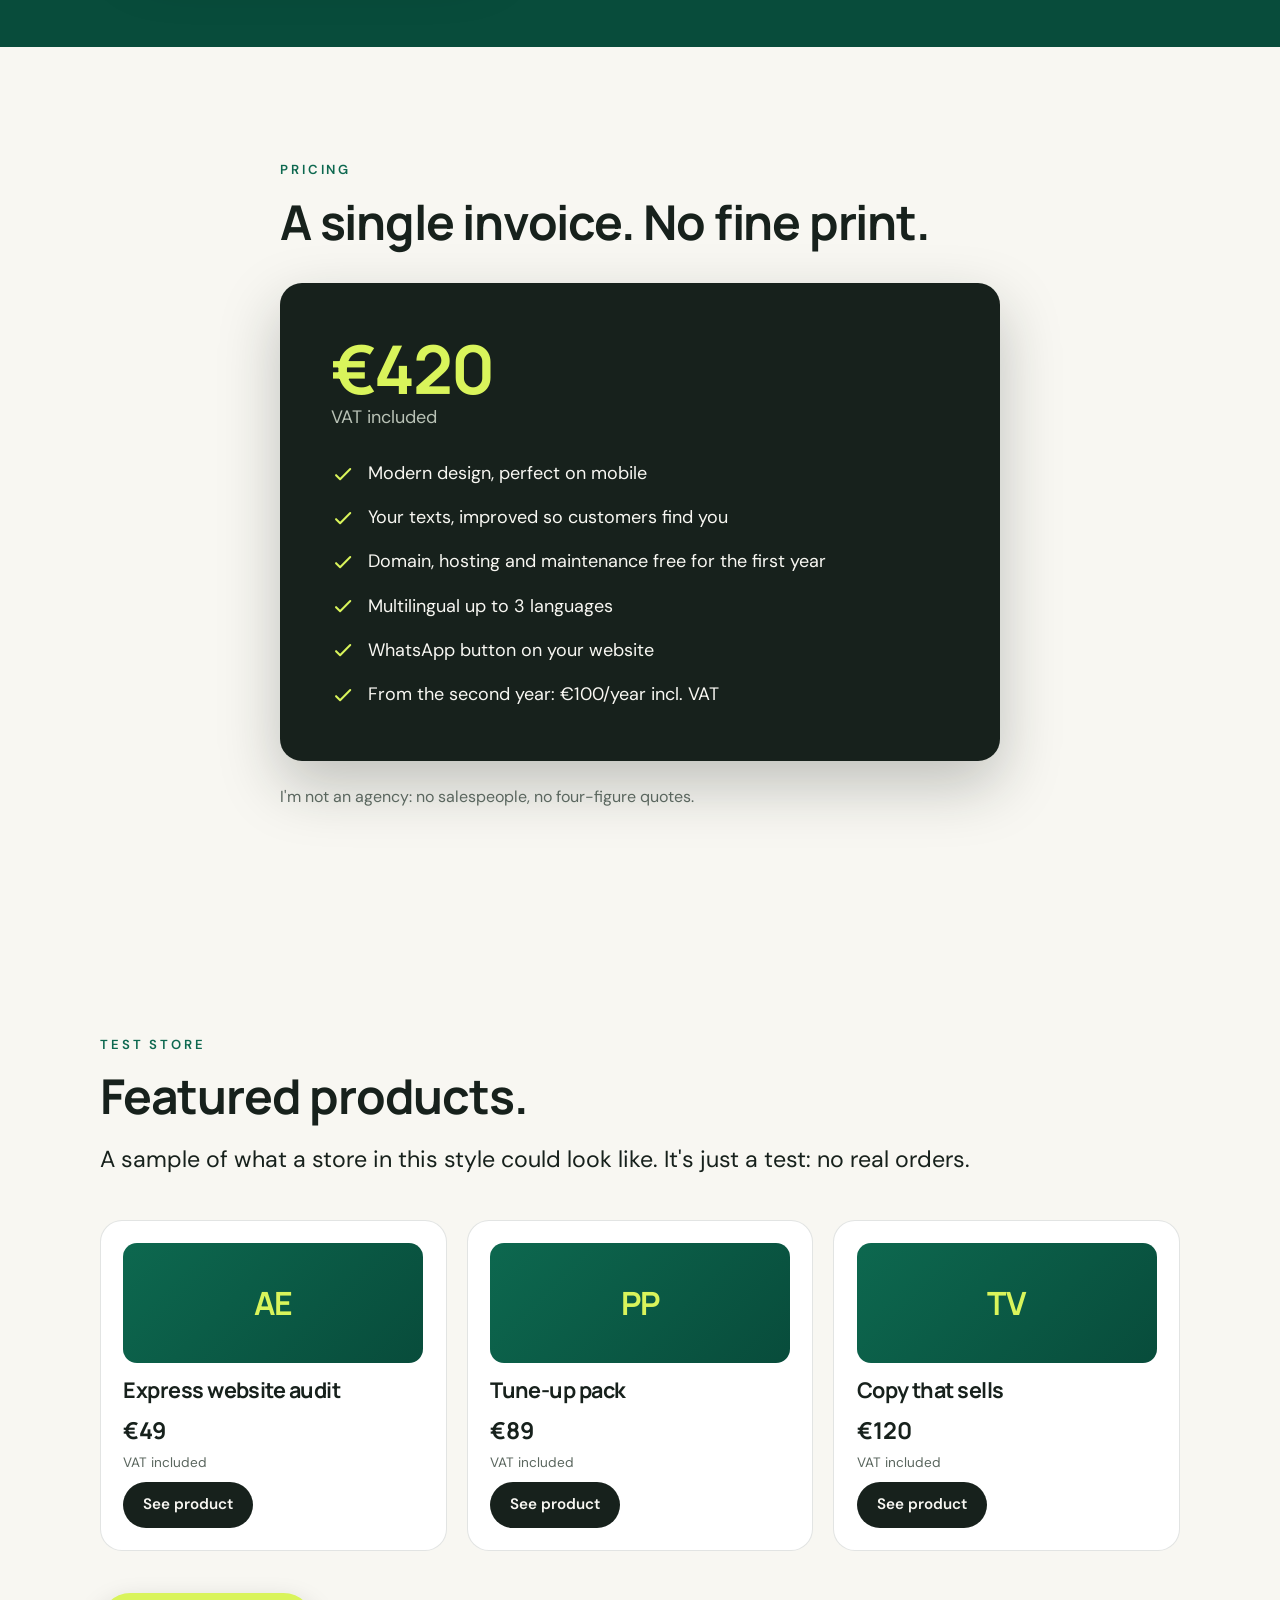
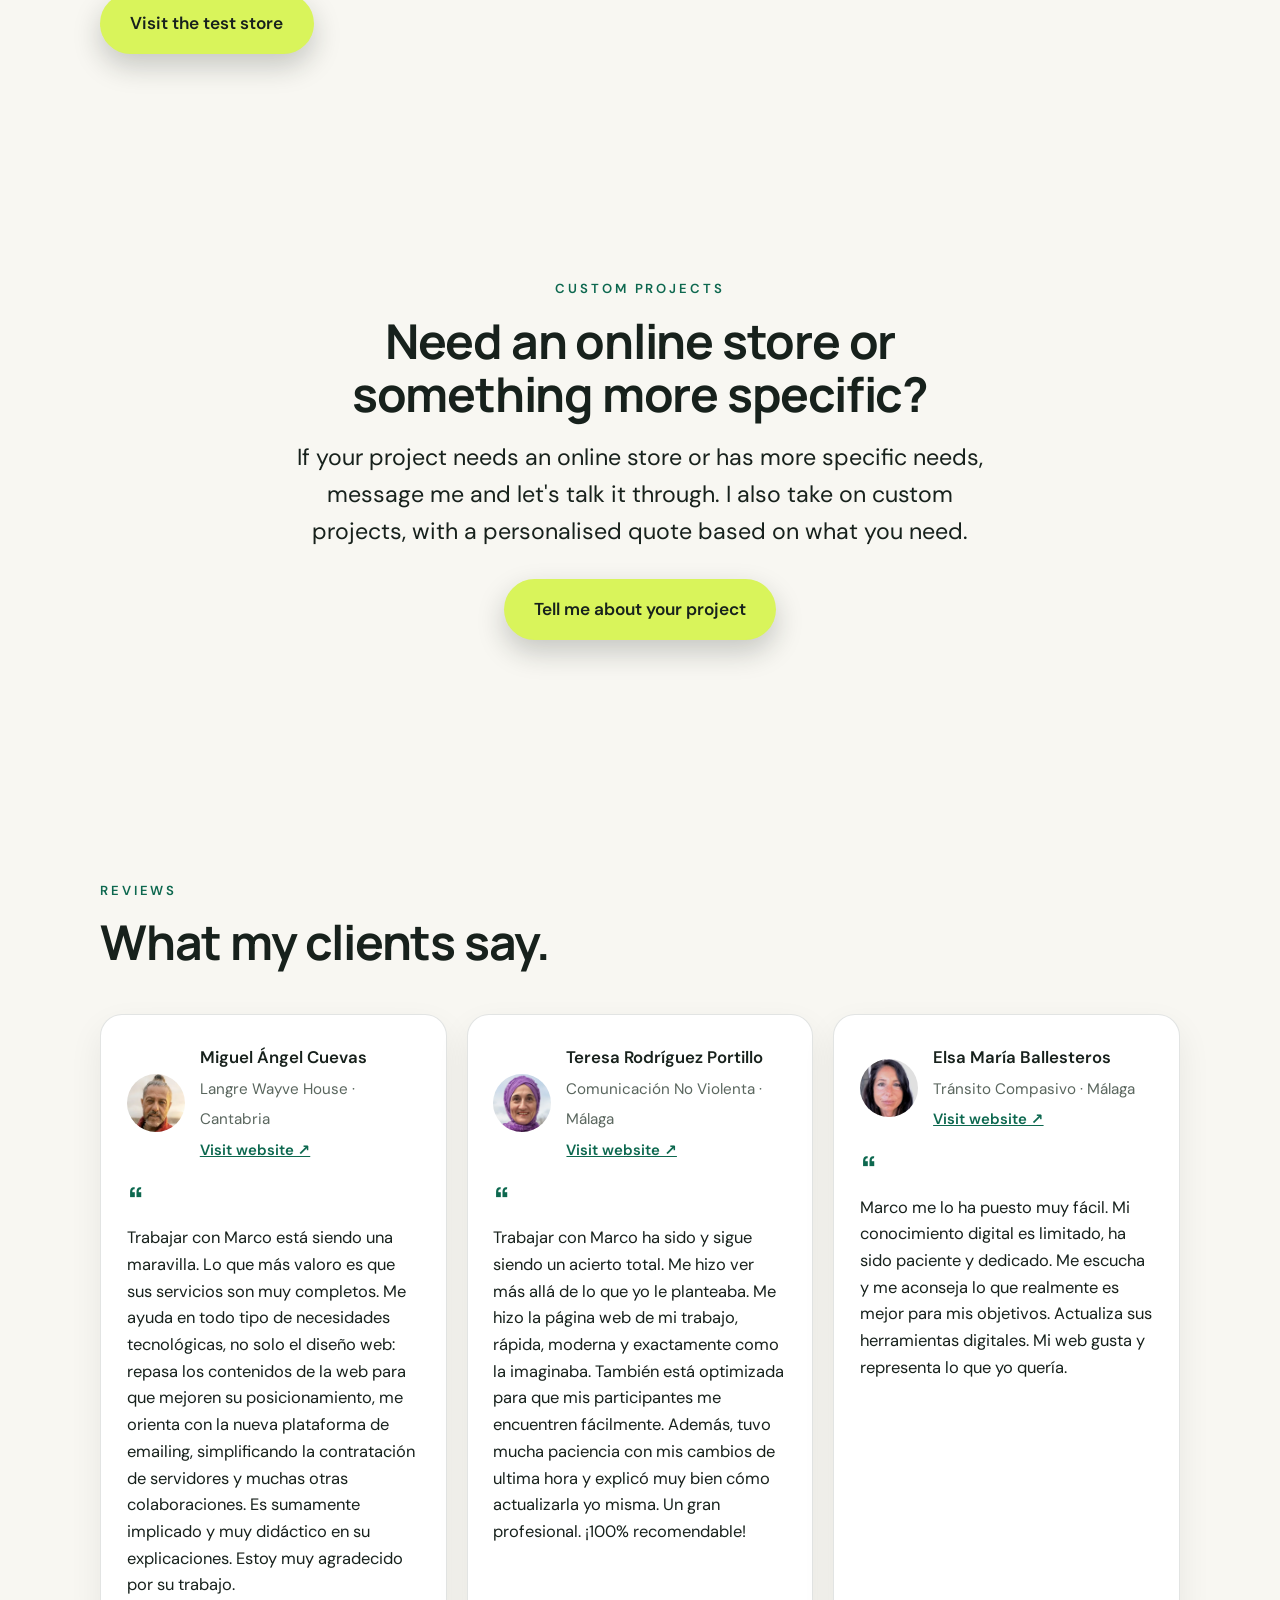
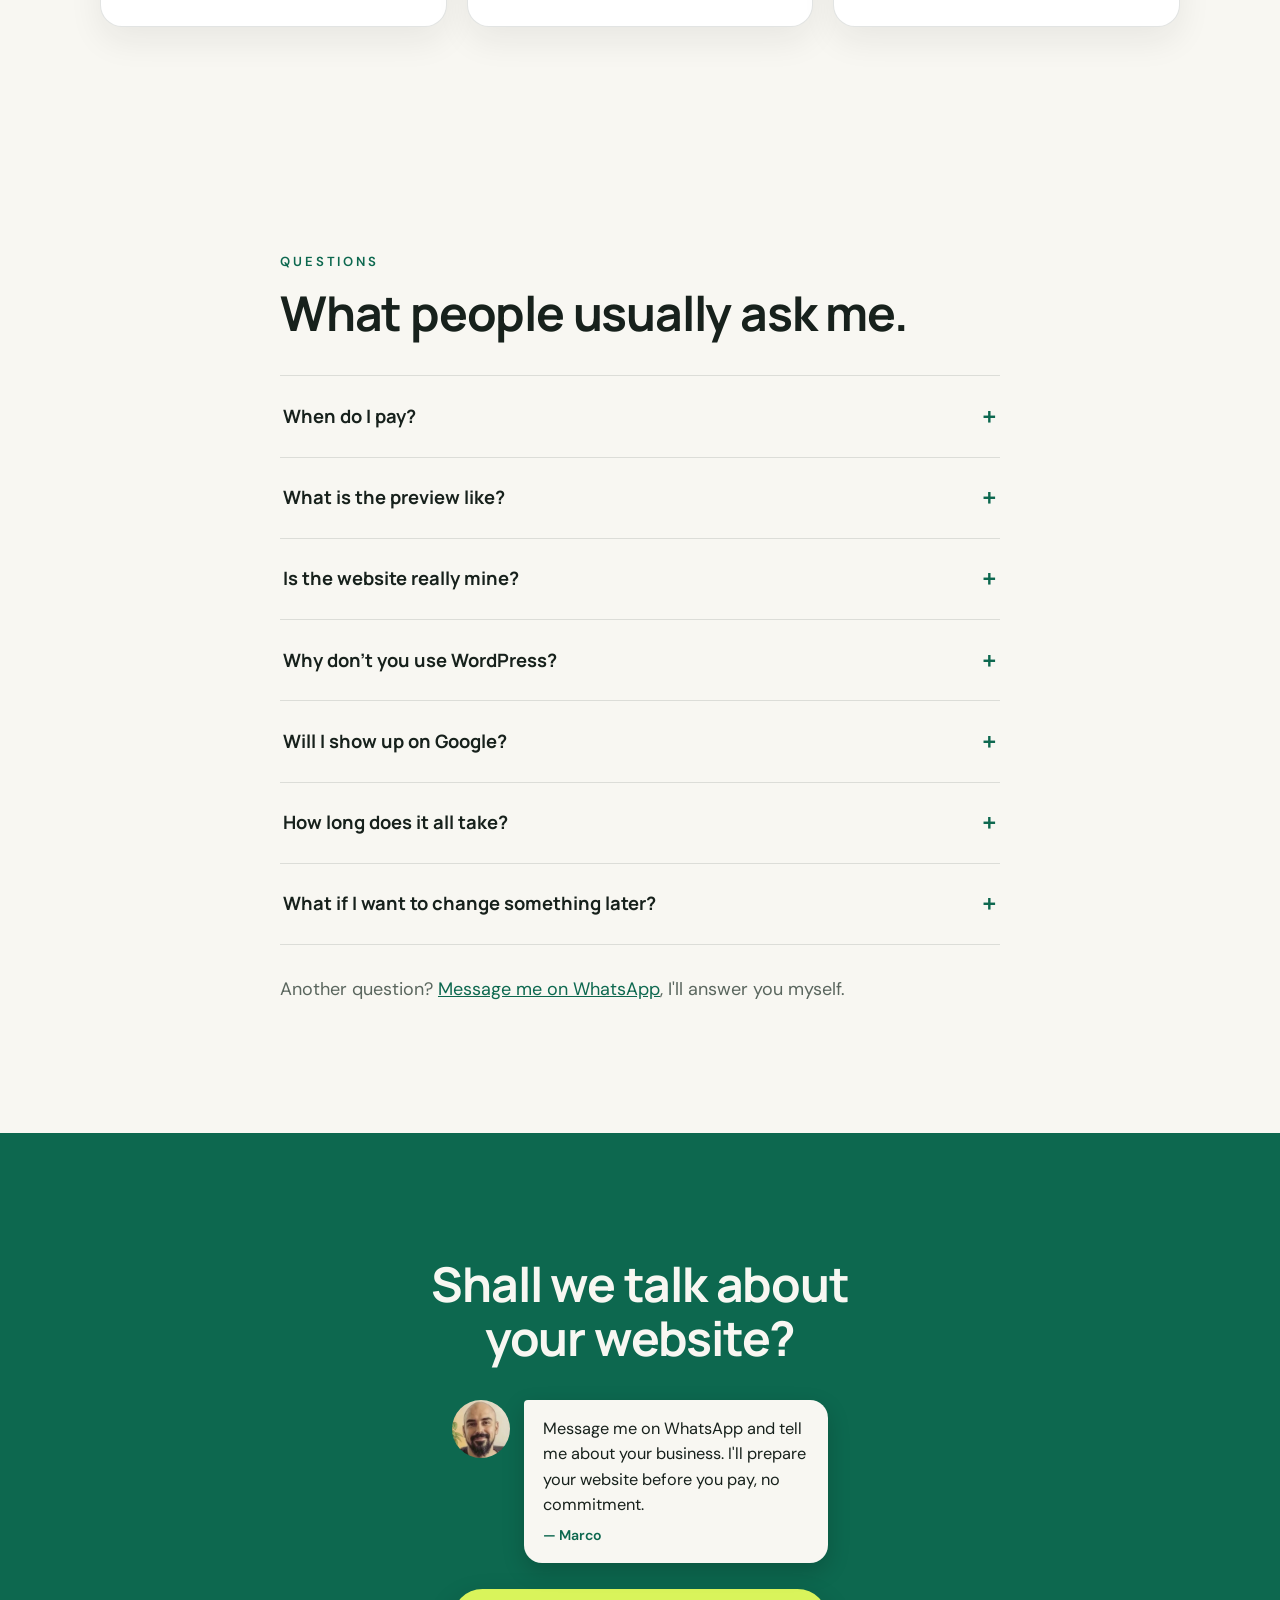
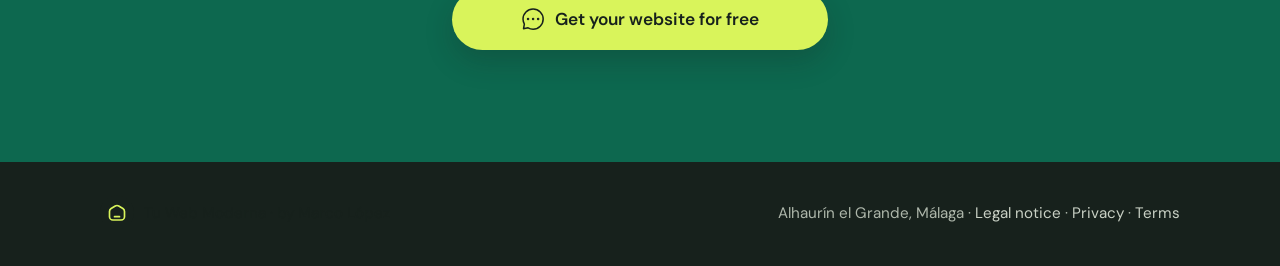
<file: en/index.html>
<!DOCTYPE html>
<html lang="en">
<head>
<meta charset="UTF-8">
<meta name="viewport" content="width=device-width, initial-scale=1">
<title>Tu Web Moderna — Web design for local businesses</title>
<meta name="description" content="I make your business's quality show on your website. Your website before you pay: you see it finished before paying anything. €420 VAT included.">
<meta name="robots" content="noindex, nofollow">
<link rel="canonical" href="https://tuwebmoderna.es/en/">
<link rel="alternate" hreflang="es" href="https://tuwebmoderna.es/">
<link rel="alternate" hreflang="en" href="https://tuwebmoderna.es/en/">
<link rel="alternate" hreflang="x-default" href="https://tuwebmoderna.es/">
<meta name="theme-color" content="#0d684f">
<link rel="icon" type="image/svg+xml" href="../favicon.svg">
<link rel="icon" type="image/png" sizes="32x32" href="../favicon-32.png">
<link rel="icon" type="image/png" sizes="16x16" href="../favicon-16.png">
<link rel="apple-touch-icon" href="../apple-touch-icon.png">
<meta property="og:type" content="website">
<meta property="og:locale" content="en_GB">
<meta property="og:site_name" content="Tu Web Moderna">
<meta property="og:url" content="https://tuwebmoderna.es/en/">
<meta property="og:title" content="Web design for local businesses — Tu Web Moderna">
<meta property="og:description" content="I make your business's quality show on your website. Your website before you pay.">
<meta property="og:image" content="https://tuwebmoderna.es/assets/img/og-poster.png">
<meta property="og:image:width" content="1200">
<meta property="og:image:height" content="630">
<meta name="twitter:card" content="summary_large_image">
<meta name="twitter:title" content="Web design for local businesses — Tu Web Moderna">
<meta name="twitter:description" content="I make your business's quality show on your website. Your website before you pay.">
<meta name="twitter:image" content="https://tuwebmoderna.es/assets/img/og-poster.png">
<link rel="stylesheet" href="../assets/css/muestra.css?v=15">
<script type="application/ld+json">
{"@context":"https://schema.org","@type":"ProfessionalService",
"name":"Tu Web Moderna","description":"Web design for local businesses. Your website before you pay: you see it finished before paying anything.",
"url":"https://tuwebmoderna.es/en/","telephone":"+34633548224",
"address":{"@type":"PostalAddress","addressLocality":"Alhaurín el Grande","addressRegion":"Málaga","addressCountry":"ES"},
"priceRange":"€420","founder":{"@type":"Person","name":"Marco López"}}
</script>
<script type="application/ld+json">
{"@context":"https://schema.org","@type":"FAQPage","mainEntity":[
{"@type":"Question","name":"When do I pay?","acceptedAnswer":{"@type":"Answer","text":"When you see your preview and decide to go ahead. The preview comes before the invoice: by the time you pay, you have already seen your website. If you don't like it, you pay nothing."}},
{"@type":"Question","name":"What is the preview like?","acceptedAnswer":{"@type":"Answer","text":"I send you a link and you see it finished on your phone, just as your customers would see it. I hand over the files, the domain and the publication when you pay."}},
{"@type":"Question","name":"Is the website really mine?","acceptedAnswer":{"@type":"Answer","text":"Yes. The domain is registered in your name and the website is yours. If one day you want to move elsewhere, you take it with you."}},
{"@type":"Question","name":"Why don't you use WordPress?","acceptedAnswer":{"@type":"Answer","text":"Because your website doesn't need it: I build it with just the code it needs. It loads faster, it doesn't break, and there are no plugins to update."}},
{"@type":"Question","name":"Will I show up on Google?","acceptedAnswer":{"@type":"Answer","text":"Yes: I prepare it so Google understands it — clear texts, well-set titles and loading speed, which is what Google rewards."}},
{"@type":"Question","name":"How long does it all take?","acceptedAnswer":{"@type":"Answer","text":"Your preview, in 7 days. If you like it, your website goes live within 7 days of payment."}},
{"@type":"Question","name":"What if I want to change something later?","acceptedAnswer":{"@type":"Answer","text":"Message me on WhatsApp and we'll change it. Between €20 and €50/hour depending on what it is; if it's something bigger, I'll quote you first. And if you'd rather do it yourself, I can add an editing panel so you can update your site's content yourself, for €100 more."}}
]}
</script>
</head>
<body>
<a class="skip" href="#inicio">Skip to content</a>

<header class="cabecera">
  <a class="marca" href="#inicio" aria-label="Tu Web Moderna — home">
    <span class="marca__logo" aria-hidden="true"><svg viewBox="0 0 24 24" fill="none" stroke="#d9f45b" stroke-width="2" stroke-linecap="round" stroke-linejoin="round"><path d="M17 21H7C4.79086 21 3 19.2091 3 17V10.7076C3 9.30887 3.73061 8.01175 4.92679 7.28679L9.92679 4.25649C11.2011 3.48421 12.7989 3.48421 14.0732 4.25649L19.0732 7.28679C20.2694 8.01175 21 9.30887 21 10.7076V17C21 19.2091 19.2091 21 17 21Z"/><path d="M9 17H15"/></svg></span>
    <span class="marca__txt">Tu Web Moderna</span>
  </a>
  <nav class="idioma" aria-label="Language">
    <a href="/" data-lang="es">ES</a>
    <a href="/en/" data-lang="en" aria-current="true">EN</a>
  </nav>
  <a class="btn btn--peq" href="https://wa.me/34633548224?text=Hi%20Marco%2C%20I%27d%20like%20to%20request%20the%20free%20preview%20for%20my%20business." target="_blank" rel="noopener">Get your website</a>
</header>

<main id="inicio">

  <!-- HERO: the reveal -->
  <section class="heroe" aria-labelledby="t-heroe">
    <div class="wrap heroe__grid">
      <div class="heroe__txt">
      <h1 id="t-heroe">I make your business's quality show on your website.</h1>
      <p class="heroe__sub">Drag the handle and see the difference.</p>
      <p class="heroe__cta">
        <a class="btn btn--wa" href="https://wa.me/34633548224?text=Hi%20Marco%2C%20I%27d%20like%20to%20request%20the%20free%20preview%20for%20my%20business." target="_blank" rel="noopener"><svg viewBox="0 0 24 24" fill="none" aria-hidden="true"><path fill-rule="evenodd" clip-rule="evenodd" fill="currentColor" d="M12 1.25C17.9371 1.25 22.75 6.06294 22.75 12C22.75 17.9371 17.9371 22.75 12 22.75C10.1409 22.75 8.39016 22.2775 6.86335 21.4455L2.12395 22.2397C1.88692 22.2794 1.6452 22.2031 1.47391 22.0345C1.30261 21.8659 1.2225 21.6255 1.25845 21.3878L2.05878 16.0977C1.53735 14.8339 1.25001 13.4496 1.25001 12C1.25001 6.06294 6.06295 1.25 12 1.25ZM7.94309 6.7002C7.20774 6.7002 6.599 7.32056 6.49021 8.02531C6.38142 8.73006 6.7077 9.46436 7.20215 10.3014C7.6966 11.1385 8.31674 12.0646 9.1353 12.8832C9.95387 13.7017 10.8794 14.3217 11.7165 14.8162C12.5536 15.3106 13.2878 15.6369 13.9925 15.5281C14.6973 15.4193 15.3176 14.8106 15.3176 14.0752C15.3176 13.9054 15.2895 13.7437 15.2364 13.5931L14.5475 11.7864C14.4643 11.5754 14.2574 11.4423 14.0242 11.4423H13.0221C12.7737 11.4423 12.5529 11.5954 12.464 11.8271L12.0216 12.9762C11.0072 12.4369 10.3596 11.7893 9.82034 10.7749L10.9694 10.3325C11.2011 10.2436 11.3542 10.0228 11.3542 9.77441V8.77223C11.3542 8.53903 11.2211 8.33214 11.0101 8.24894L9.20336 7.56005C9.05277 7.50696 8.89112 7.47885 8.72131 7.47885C8.5515 7.47885 8.38985 6.7002 7.94309 6.7002Z"/></svg>Get your website on WhatsApp for free</a>
      </p>
      <p class="heroe__micro">No commitment · You see it before you pay</p>
      </div>
      <div class="heroe__demo">
      <p class="eyebrow eyebrow--demo">A real example</p>
      <div class="movil">
        <span class="revelar__tag revelar__tag--antes">Before</span>
        <span class="revelar__tag revelar__tag--despues">After</span>
        <div class="movil__pantalla">
          <div class="movil__camara" aria-hidden="true"></div>
      <div class="revelar" id="revelar">
        <div class="revelar__scroll" id="scrollDespues" aria-hidden="false">
          <img src="../assets/img/reveal-despues.webp" width="780" height="4800" alt="Modern proposal for the Asesoría Entreolivos website" fetchpriority="high" draggable="false">
        </div>
        <div class="revelar__capa" id="revelarCapa" aria-hidden="true">
          <div class="revelar__scroll" id="scrollAntes">
            <img src="../assets/img/reveal-antes.webp" width="780" height="4800" alt="" draggable="false">
          </div>
        </div>
        <button class="revelar__mando" id="revelarMando" type="button" role="slider"
          aria-label="Drag to compare before and after" aria-orientation="horizontal"
          aria-valuemin="0" aria-valuemax="100" aria-valuenow="50">
          <svg viewBox="0 0 24 24" fill="none" stroke="currentColor" stroke-width="2" stroke-linecap="round" stroke-linejoin="round" aria-hidden="true"><path d="M21 12L3 12M3 12L11.5 3.5M3 12L11.5 20.5"/></svg>
          <svg viewBox="0 0 24 24" fill="none" stroke="currentColor" stroke-width="2" stroke-linecap="round" stroke-linejoin="round" aria-hidden="true"><path d="M3 12L21 12M21 12L12.5 3.5M21 12L12.5 20.5"/></svg>
        </button>
      </div>
        </div>
      </div>
      <p class="revelar__nota"><em>Preview of a real proposal, with the identity changed to protect the company's privacy.</em><br>
      <span class="revelar__ver">Want to see them in full? <a href="../antes.html">Old website</a> · <a href="https://negocio1.demo.tuwebmoderna.es?v=rojo" target="_blank" rel="noopener">New proposal</a></span></p>
      </div>


    </div>
  </section>

  <!-- PROMISE -->
  <section class="seccion" aria-labelledby="t-promesa">
    <div class="wrap wrap--estrecho">
      <p class="eyebrow">My promise</p>
      <h2 id="t-promesa">Your website before you pay.</h2>
      <p class="lede">I'll prepare, free of charge, what your website would look like. Take your time looking it over, tell me what you'd change, and only then decide. <strong>If you don't like it, you pay nothing.</strong> No endless meetings, no confusing quotes, no commitment.</p>
    </div>
  </section>

  <!-- PROCESS -->
  <section class="seccion seccion--lineas" aria-labelledby="t-proceso">
    <div class="wrap wrap--estrecho">
      <p class="eyebrow">How I work</p>
      <h2 id="t-proceso">Getting started is this easy.</h2>
      <ol class="pasos">
        <li>
          <span class="pasos__num" aria-hidden="true">01</span>
          <div>
            <h3>You message me on WhatsApp</h3>
            <p>Tell me about your business. If you have a website, I'll take a look; if not, tell me what you need.</p>
          </div>
        </li>
        <li>
          <span class="pasos__num" aria-hidden="true">02</span>
          <div>
            <h3>I deliver your preview in 7 days</h3>
            <p>Free, no commitment: what your website would look like. You don't have to do a thing: I use your photos, improve your texts and we discuss everything over WhatsApp, no meetings.</p>
          </div>
        </li>
        <li>
          <span class="pasos__num" aria-hidden="true">03</span>
          <div>
            <h3>If you like it, we publish it</h3>
            <p>A single invoice of €420 VAT included. Your website goes live within 7 more days after payment. And if the preview doesn't convince you, you pay nothing.</p>
          </div>
        </li>
      </ol>
      <p class="cierre">In the end, what do you lose? A WhatsApp message.</p>
    </div>
  </section>

  <!-- MARCO -->
  <section class="seccion seccion--oscura" aria-labelledby="t-marco">
    <div class="wrap marco">
      <div class="marco__video">
        <video autoplay muted loop playsinline preload="metadata" poster="../assets/img/marco-desk-poster.webp?v=7" aria-label="Marco López introducing himself">
          <source src="../assets/video/marco-desk.mp4?v=7" type="video/mp4">
          <source src="../assets/video/marco-desk.webm?v=7" type="video/webm">
        </video>
      </div>
      <div class="marco__txt">
        <p class="eyebrow eyebrow--claro">Who does it</p>
        <h2 id="t-marco">I'm Marco López.</h2>
        <p>Web designer in Alhaurín el Grande. You talk directly to me: no salespeople, no middlemen, no jargon.</p>
        <p>I work alone: I make up to 4 websites a month and only take on 2 previews at a time.</p>
      </div>
    </div>
  </section>

  <!-- PRICING -->
  <section class="seccion" aria-labelledby="t-precio">
    <div class="wrap wrap--estrecho">
      <p class="eyebrow">Pricing</p>
      <h2 id="t-precio">A single invoice. No fine print.</h2>
      <div class="tarjeta-precio">
        <p class="tarjeta-precio__cifra">€420</p>
        <p class="tarjeta-precio__iva">VAT included</p>
        <ul class="tarjeta-precio__lista">
          <li><svg viewBox="0 0 24 24" fill="none" stroke="currentColor" stroke-width="2" stroke-linecap="round" stroke-linejoin="round" aria-hidden="true"><path d="M5 13L9 17L19 7"/></svg>Modern design, perfect on mobile</li>
          <li><svg viewBox="0 0 24 24" fill="none" stroke="currentColor" stroke-width="2" stroke-linecap="round" stroke-linejoin="round" aria-hidden="true"><path d="M5 13L9 17L19 7"/></svg>Your texts, improved so customers find you</li>
          <li><svg viewBox="0 0 24 24" fill="none" stroke="currentColor" stroke-width="2" stroke-linecap="round" stroke-linejoin="round" aria-hidden="true"><path d="M5 13L9 17L19 7"/></svg>Domain, hosting and maintenance free for the first year</li>
          <li><svg viewBox="0 0 24 24" fill="none" stroke="currentColor" stroke-width="2" stroke-linecap="round" stroke-linejoin="round" aria-hidden="true"><path d="M5 13L9 17L19 7"/></svg>Multilingual up to 3 languages</li>
          <li><svg viewBox="0 0 24 24" fill="none" stroke="currentColor" stroke-width="2" stroke-linecap="round" stroke-linejoin="round" aria-hidden="true"><path d="M5 13L9 17L19 7"/></svg>WhatsApp button on your website</li>
          <li><svg viewBox="0 0 24 24" fill="none" stroke="currentColor" stroke-width="2" stroke-linecap="round" stroke-linejoin="round" aria-hidden="true"><path d="M5 13L9 17L19 7"/></svg>From the second year: €100/year incl. VAT</li>
        </ul>
      </div>
      <p class="precio__susurro">I'm not an agency: no salespeople, no four-figure quotes.</p>
    </div>
  </section>

  <!-- FEATURED TEST STORE -->
  <section class="seccion seccion--tienda" aria-labelledby="t-tienda">
    <div class="wrap">
      <p class="eyebrow">Test store</p>
      <h2 id="t-tienda">Featured products.</h2>
      <p class="lede">A sample of what a store in this style could look like. It's just a test: no real orders.</p>
      <div class="destacados">
        <article class="destacado">
          <div class="destacado__visual" aria-hidden="true"><span>AE</span></div>
          <h3>Express website audit</h3>
          <p class="destacado__precio">€49 <span>VAT included</span></p>
          <a class="btn btn--peq" href="https://shop.tuwebmoderna.es/producto/auditoria-web-expres">See product</a>
        </article>
        <article class="destacado">
          <div class="destacado__visual" aria-hidden="true"><span>PP</span></div>
          <h3>Tune-up pack</h3>
          <p class="destacado__precio">€89 <span>VAT included</span></p>
          <a class="btn btn--peq" href="https://shop.tuwebmoderna.es/producto/pack-puesta-a-punto">See product</a>
        </article>
        <article class="destacado">
          <div class="destacado__visual" aria-hidden="true"><span>TV</span></div>
          <h3>Copy that sells</h3>
          <p class="destacado__precio">€120 <span>VAT included</span></p>
          <a class="btn btn--peq" href="https://shop.tuwebmoderna.es/producto/textos-que-venden">See product</a>
        </article>
      </div>
      <p class="tienda__cta"><a class="btn btn--lima" href="https://shop.tuwebmoderna.es">Visit the test store</a></p>
    </div>
  </section>

  <!-- CUSTOM PROJECTS -->
  <section class="seccion" aria-labelledby="t-medida">
    <div class="wrap wrap--estrecho" style="text-align:center">
      <p class="eyebrow">Custom projects</p>
      <h2 id="t-medida">Need an online store or something more specific?</h2>
      <p class="lede">If your project needs an online store or has more specific needs, message me and let's talk it through. I also take on custom projects, with a personalised quote based on what you need.</p>
      <p style="margin-top:1.8rem"><a class="btn btn--lima" href="https://wa.me/34633548224?text=Hi%20Marco%2C%20I%20have%20a%20project%20with%20more%20specific%20needs%20and%20I%27d%20like%20to%20talk%20it%20through%20with%20you." target="_blank" rel="noopener">Tell me about your project</a></p>
    </div>
  </section>

  <!-- REVIEWS -->
  <!-- The first two reviews are real (kept in their original Spanish); the third is still an example -->
  <section class="seccion" aria-labelledby="t-resenas">
    <div class="wrap">
      <p class="eyebrow">Reviews</p>
      <h2 id="t-resenas">What my clients say.</h2>
      <div class="resenas">
        <article class="resena" itemscope itemtype="https://schema.org/Review">
          <div itemprop="itemReviewed" itemscope itemtype="https://schema.org/Service"><meta itemprop="name" content="Diseño web Tu Web Moderna"></div>
          <div class="resena__quien">
            <img class="resena__foto" src="../assets/img/resena-miguel-angel.webp?v=4" alt="Miguel Ángel Cuevas" width="58" height="58">
            <span><strong class="resena__nombre" itemprop="author">Miguel Ángel Cuevas</strong><br>
            <span class="resena__negocio">Langre Wayve House · Cantabria</span><br>
            <a class="resena__web" href="https://www.wayve.es" target="_blank" rel="noopener">Visit website ↗</a></span>
          </div>
          <p class="resena__texto" itemprop="reviewBody">Trabajar con Marco está siendo una maravilla. Lo que más valoro es que sus servicios son muy completos. Me ayuda en todo tipo de necesidades tecnológicas, no solo el diseño web: repasa los contenidos de la web para que mejoren su posicionamiento, me orienta con la nueva plataforma de emailing, simplificando la contratación de servidores y muchas otras colaboraciones. Es sumamente implicado y muy didáctico en su explicaciones. Estoy muy agradecido por su trabajo.</p>
        </article>
        <article class="resena" itemscope itemtype="https://schema.org/Review">
          <div itemprop="itemReviewed" itemscope itemtype="https://schema.org/Service"><meta itemprop="name" content="Diseño web Tu Web Moderna"></div>
          <div class="resena__quien">
            <img class="resena__foto" src="../assets/img/resena-teresa-rodriguez.webp?v=1" alt="Teresa Rodríguez Portillo" width="58" height="58">
            <span><strong class="resena__nombre" itemprop="author">Teresa Rodríguez Portillo</strong><br>
            <span class="resena__negocio">Comunicación No Violenta · Málaga</span><br>
            <a class="resena__web" href="https://comunicacionyresoluciondeconflictos.com" target="_blank" rel="noopener">Visit website ↗</a></span>
          </div>
          <p class="resena__texto" itemprop="reviewBody">Trabajar con Marco ha sido y sigue siendo un acierto total. Me hizo ver más allá de lo que yo le planteaba. Me hizo la página web de mi trabajo, rápida, moderna y exactamente como la imaginaba. También está optimizada para que mis participantes me encuentren fácilmente. Además, tuvo mucha paciencia con mis cambios de ultima hora y explicó muy bien cómo actualizarla yo misma. Un gran profesional. ¡100% recomendable!</p>
        </article>
        <article class="resena" itemscope itemtype="https://schema.org/Review">
          <div itemprop="itemReviewed" itemscope itemtype="https://schema.org/Service"><meta itemprop="name" content="Diseño web Tu Web Moderna"></div>
          <div class="resena__quien">
            <img class="resena__foto" src="../assets/img/resena-elsa-maria.webp?v=3" alt="Elsa María Ballesteros" width="58" height="58">
            <span><strong class="resena__nombre" itemprop="author">Elsa María Ballesteros</strong><br>
            <span class="resena__negocio">Tránsito Compasivo · Málaga</span><br>
            <a class="resena__web" href="https://transitocompasivo.com/" target="_blank" rel="noopener">Visit website ↗</a></span>
          </div>
          <p class="resena__texto" itemprop="reviewBody">Marco me lo ha puesto muy fácil. Mi conocimiento digital es limitado, ha sido paciente y dedicado. Me escucha y me aconseja lo que realmente es mejor para mis objetivos. Actualiza sus herramientas digitales. Mi web gusta y representa lo que yo quería.</p>
        </article>
      </div>
    </div>
  </section>

  <!-- QUESTIONS -->
  <section class="seccion" aria-labelledby="t-faq">
    <div class="wrap wrap--estrecho">
      <p class="eyebrow">Questions</p>
      <h2 id="t-faq">What people usually ask me.</h2>
      <div class="faq">
        <details>
          <summary>When do I pay?</summary>
          <p>When you see your preview and decide to go ahead. The preview comes before the invoice: by the time you pay, you have already seen your website. If you don't like it, you pay nothing.</p>
        </details>
        <details>
          <summary>What is the preview like?</summary>
          <p>I send you a link and you see it finished on your phone, just as your customers would see it. I hand over the files, the domain and the publication when you pay.</p>
        </details>
        <details>
          <summary>Is the website really mine?</summary>
          <p>Yes. The domain is registered in your name and the website is yours. If one day you want to move elsewhere, you take it with you.</p>
        </details>
        <details>
          <summary>Why don't you use WordPress?</summary>
          <p>Because your website doesn't need it: I build it with just the code it needs. It loads faster, it doesn't break, and there are no plugins to update.</p>
        </details>
        <details>
          <summary>Will I show up on Google?</summary>
          <p>Yes: I prepare it so Google understands it — clear texts, well-set titles and loading speed, which is what Google rewards.</p>
        </details>
        <details>
          <summary>How long does it all take?</summary>
          <p>Your preview, in 7 days. If you like it, your website goes live within 7 days of payment.</p>
        </details>
        <details>
          <summary>What if I want to change something later?</summary>
          <p>Message me on WhatsApp and we'll change it. Between €20 and €50/hour depending on what it is; if it's something bigger, I'll quote you first. And if you'd rather do it yourself, I can add an editing panel so you can update your site's content yourself, for €100 more.</p>
        </details>
      </div>
      <p class="faq__otra">Another question? <a href="https://wa.me/34633548224?text=Hi%20Marco%2C%20I%20have%20a%20question%20about%20the%20website%20for%20my%20business." target="_blank" rel="noopener">Message me on WhatsApp</a>, I'll answer you myself.</p>
    </div>
  </section>

  <!-- FINAL CTA -->
  <section class="seccion seccion--verde" aria-labelledby="t-final">
    <div class="wrap wrap--estrecho">
      <h2 id="t-final">Shall we talk about your website?</h2>
      <div class="final__bloque">
      <div class="chat">
        <img src="../assets/img/marco-chat.webp?v=11" alt="Marco" width="58" height="58" loading="lazy">
        <p class="burbuja">Message me on WhatsApp and tell me about your business. I'll prepare your website before you pay, no commitment.<strong>— Marco</strong></p>
      </div>
      <p class="final__cta"><a class="btn btn--lima" href="https://wa.me/34633548224?text=Hi%20Marco%2C%20I%27d%20like%20to%20request%20the%20free%20preview%20for%20my%20business." target="_blank" rel="noopener"><svg viewBox="0 0 24 24" fill="none" stroke="currentColor" stroke-width="1.5" stroke-linecap="round" stroke-linejoin="round" aria-hidden="true"><path d="M17 12.5C17.2761 12.5 17.5 12.2761 17.5 12C17.5 11.7239 17.2761 11.5 17 11.5C16.7239 11.5 16.5 11.7239 16.5 12C16.5 12.2761 16.7239 12.5 17 12.5Z" fill="currentColor"/><path d="M12 12.5C12.2761 12.5 12.5 12.2761 12.5 12C12.5 11.7239 12.2761 11.5 12 11.5C11.7239 11.5 11.5 11.7239 11.5 12C11.5 12.2761 11.7239 12.5 12 12.5Z" fill="currentColor"/><path d="M7 12.5C7.27614 12.5 7.5 12.2761 7.5 12C7.5 11.7239 7.2761 11.5 7 11.5C6.72386 11.5 6.5 11.7239 6.5 12C6.5 12.2761 6.72386 12.5 7 12.5Z" fill="currentColor"/><path d="M12 22C17.5228 22 22 17.5228 22 12C22 6.47715 17.5228 2 12 2C6.47715 2 2 6.47715 2 12C2 13.8214 2.48697 15.5291 3.33782 17L2.5 21.5L7 20.6622C8.47087 21.513 10.1786 22 12 22Z"/></svg>Get your website for free</a></p>
      </div>
    </div>
  </section>

</main>

<footer class="pie">
  <div class="wrap pie__in">
    <p class="marca marca--pie">
      <span class="marca__logo" aria-hidden="true"><svg viewBox="0 0 24 24" fill="none" stroke="#d9f45b" stroke-width="2" stroke-linecap="round" stroke-linejoin="round"><path d="M17 21H7C4.79086 21 3 19.2091 3 17V10.7076C3 9.30887 3.73061 8.01175 4.92679 7.28679L9.92679 4.25649C11.2011 3.48421 12.7989 3.48421 14.0732 4.25649L19.0732 7.28679C20.2694 8.01175 21 9.30887 21 10.7076V17C21 19.2091 19.2091 21 17 21Z"/><path d="M9 17H15"/></svg></span>
      <span>Tu Web Moderna · by Marco López</span>
    </p>
    <p>Alhaurín el Grande, Málaga · <a href="../aviso-legal.html">Legal notice</a> · <a href="../privacidad.html">Privacy</a> · <a href="../condiciones-del-servicio.html">Terms</a></p>
  </div>
</footer>

<script src="../assets/js/muestra.js" defer></script>
</body>
</html>
</file>
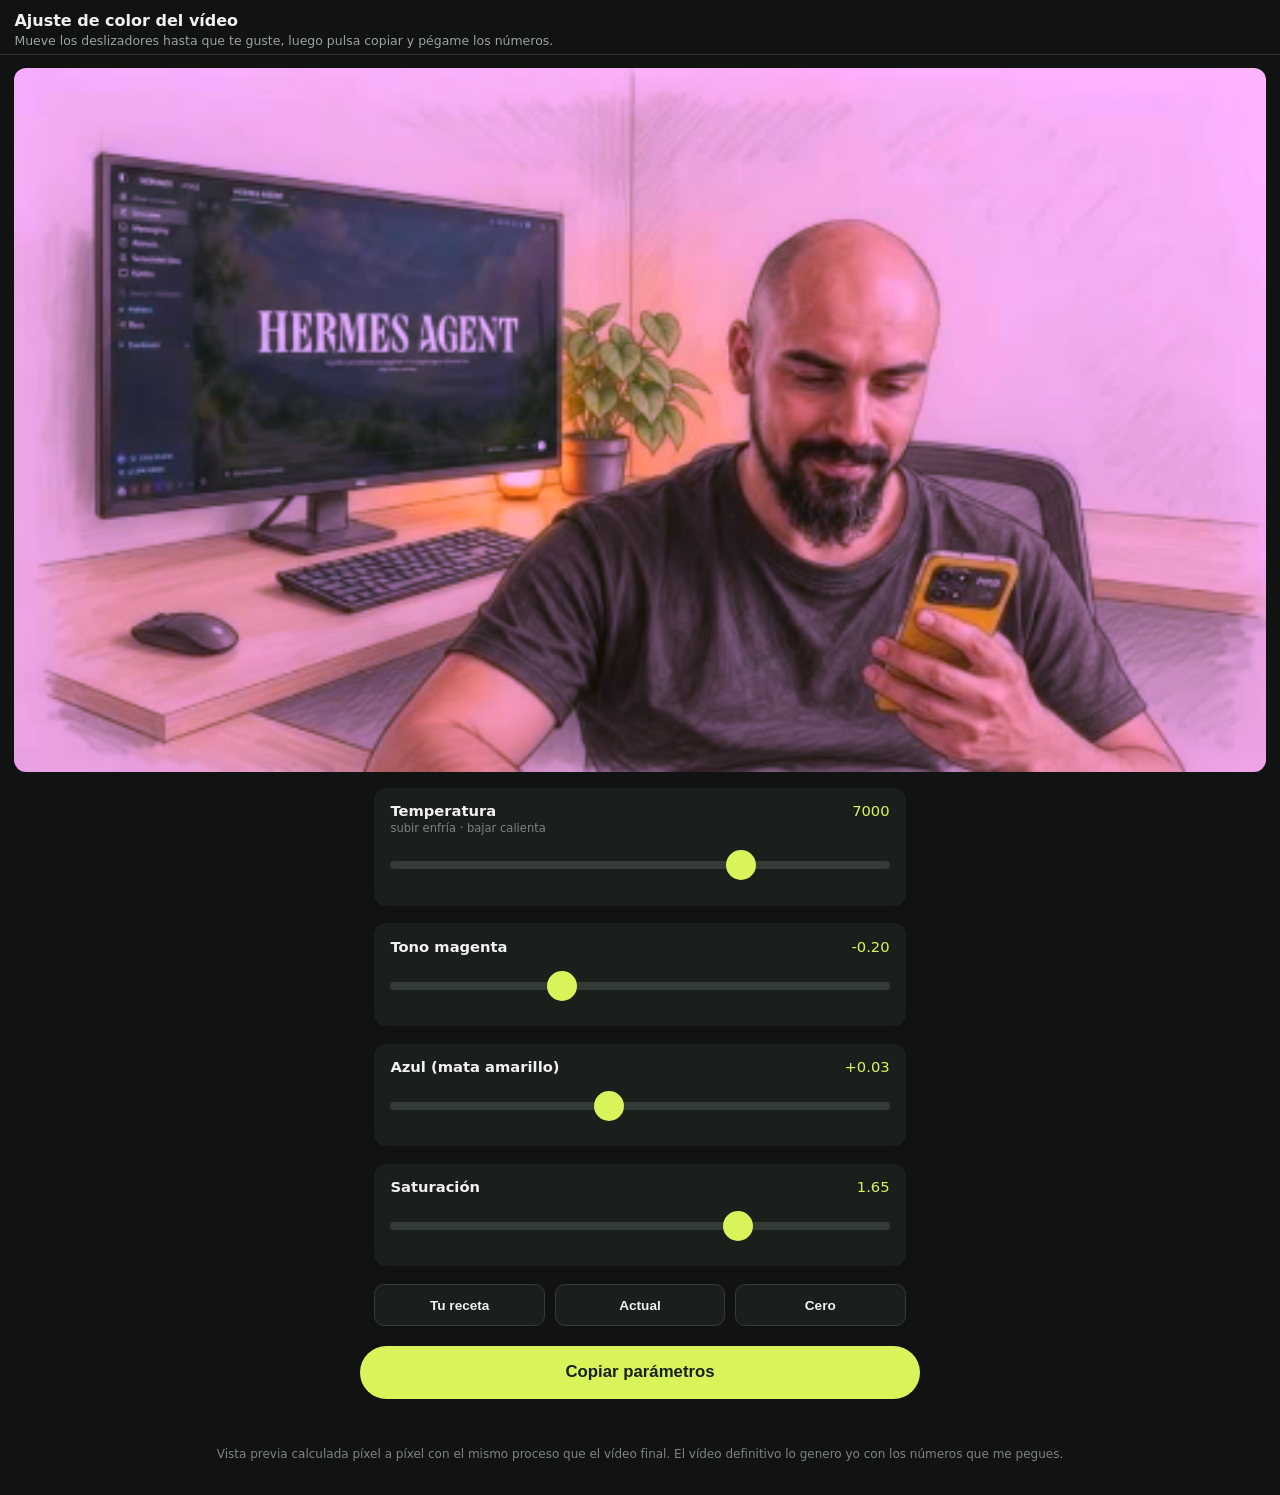
<file: ajuste-color.html>
<!DOCTYPE html>
<html lang="es">
<head>
<meta charset="utf-8">
<meta name="viewport" content="width=device-width,initial-scale=1,viewport-fit=cover">
<meta name="robots" content="noindex,nofollow">
<title>Ajuste de color — vídeo</title>
<style>
*{margin:0;padding:0;box-sizing:border-box}
body{background:#101312;color:#f0f2ee;font-family:system-ui,-apple-system,sans-serif;min-height:100vh;padding-bottom:2rem}
header{position:sticky;top:0;z-index:5;background:#101312;padding:.7rem .9rem .4rem;border-bottom:1px solid #2a312c}
header h1{font-size:1rem;font-weight:600}
header p{font-size:.78rem;color:#9aa39c;margin-top:.15rem}
.marco{margin:.8rem .9rem 0;border-radius:12px;overflow:hidden;background:#000}
.marco canvas{display:block;width:100%;height:auto}
.panel{padding:1rem .9rem 0;display:grid;gap:1.1rem;max-width:560px;margin:0 auto}
.ctl{background:#1a1f1c;border-radius:12px;padding:.9rem 1rem}
.ctl .fila{display:flex;justify-content:space-between;align-items:baseline;margin-bottom:.55rem}
.ctl label{font-size:.92rem;font-weight:600}
.ctl small{display:block;font-size:.72rem;color:#7d857e;font-weight:400;margin-top:.1rem}
.ctl output{font-size:.92rem;color:#d9f45b;font-variant-numeric:tabular-nums}
input[type=range]{width:100%;height:44px;-webkit-appearance:none;background:transparent}
input[type=range]::-webkit-slider-runnable-track{height:8px;border-radius:4px;background:#333b36}
input[type=range]::-webkit-slider-thumb{-webkit-appearance:none;width:30px;height:30px;border-radius:50%;background:#d9f45b;margin-top:-11px}
input[type=range]::-moz-range-track{height:8px;border-radius:4px;background:#333b36}
input[type=range]::-moz-range-thumb{width:30px;height:30px;border:none;border-radius:50%;background:#d9f45b}
.presets{display:flex;gap:.6rem;flex-wrap:wrap}
.presets button{flex:1;min-width:7rem;padding:.8rem .5rem;border-radius:10px;border:1px solid #333b36;background:#1a1f1c;color:#f0f2ee;font-size:.85rem;font-weight:600}
#copiar{display:block;width:calc(100% - 1.8rem);max-width:560px;margin:1.2rem auto 0;padding:1.05rem;border:none;border-radius:999px;background:#d9f45b;color:#17211c;font-size:1.05rem;font-weight:700}
#aviso{text-align:center;font-size:.85rem;color:#9aa39c;margin-top:.7rem;min-height:1.4em}
#aviso.ok{color:#d9f45b}
.nota{font-size:.75rem;color:#7d857e;text-align:center;margin-top:1rem;padding:0 1.2rem;line-height:1.5}
</style>
</head>
<body>
<header>
  <h1>Ajuste de color del vídeo</h1>
  <p>Mueve los deslizadores hasta que te guste, luego pulsa copiar y pégame los números.</p>
</header>

<div class="marco"><canvas id="vista" width="480" height="270"></canvas></div>

<div class="panel">
  <div class="ctl">
    <div class="fila"><label for="s-temp">Temperatura<small>subir enfría · bajar calienta</small></label><output id="o-temp"></output></div>
    <input type="range" id="s-temp" min="4500" max="8000" step="100" value="7000">
  </div>
  <div class="ctl">
    <div class="fila"><label for="s-mag">Tono magenta</label><output id="o-mag"></output></div>
    <input type="range" id="s-mag" min="-0.30" max="0" step="0.01" value="-0.20">
  </div>
  <div class="ctl">
    <div class="fila"><label for="s-azu">Azul (mata amarillo)</label><output id="o-azu"></output></div>
    <input type="range" id="s-azu" min="-0.10" max="0.20" step="0.01" value="0.03">
  </div>
  <div class="ctl">
    <div class="fila"><label for="s-sat">Saturación</label><output id="o-sat"></output></div>
    <input type="range" id="s-sat" min="0.80" max="2" step="0.05" value="1.65">
  </div>
  <div class="presets">
    <button type="button" data-p="7000,-0.20,0.03,1.65">Tu receta</button>
    <button type="button" data-p="6600,-0.21,0,1.40">Actual</button>
    <button type="button" data-p="6500,0,0,1">Cero</button>
  </div>
</div>

<button id="copiar" type="button">Copiar parámetros</button>
<p id="aviso"></p>
<p class="nota">Vista previa calculada píxel a píxel con el mismo proceso que el vídeo final. El vídeo definitivo lo genero yo con los números que me pegues.</p>

<script>
const $=id=>document.getElementById(id);
const canvas=$('vista'), ctx=canvas.getContext('2d');
const aviso=$('aviso');
const S={temp:$('s-temp'),mag:$('s-mag'),azu:$('s-azu'),sat:$('s-sat')};
const W=canvas.width, H=canvas.height;
let base=null;

const img=new Image();
img.onload=()=>{
  const off=document.createElement('canvas');off.width=W;off.height=H;
  off.getContext('2d').drawImage(img,0,0,W,H);
  base=off.getContext('2d').getImageData(0,0,W,H);
  aplicar();
};
img.src='[data-uri]';

function fmt(n,d){const s=Number(n).toFixed(d);return (n>0?'+':'')+(s==='-0.00'?'0.00':s).replace('+0.00','0.00');}

function aplicar(){
  const T=+S.temp.value, gm=+S.mag.value, bm=+S.azu.value, st=+S.sat.value;
  $('o-temp').textContent=T;
  $('o-mag').textContent=fmt(gm,2);
  $('o-azu').textContent=fmt(bm,2);
  $('o-sat').textContent=st.toFixed(2);
  if(!base)return {T,gm,bm,st};
  const t=(T-6500)/1000;
  const rG=1-0.04*t, gG=(1-0.01*t)*(1+gm), bG=(1+0.09*t)*(1+bm);
  const out=ctx.createImageData(W,H), d=out.data, s=base.data;
  for(let i=0;i<d.length;i+=4){
    let r=s[i]*rG, g=s[i+1]*gG, b=s[i+2]*bG;
    const gr=0.299*r+0.587*g+0.114*b;
    r=gr+st*(r-gr); g=gr+st*(g-gr); b=gr+st*(b-gr);
    d[i]=r<0?0:r>255?255:r;
    d[i+1]=g<0?0:g>255?255:g;
    d[i+2]=b<0?0:b>255?255:b;
    d[i+3]=255;
  }
  ctx.putImageData(out,0,0);
  return {T,gm,bm,st};
}
Object.values(S).forEach(s=>s.addEventListener('input',aplicar));

document.querySelectorAll('.presets button').forEach(b=>b.addEventListener('click',()=>{
  const [t,m,a,s]=b.dataset.p.split(',').map(Number);
  S.temp.value=t;S.mag.value=m;S.azu.value=a;S.sat.value=s;aplicar();
}));

$('copiar').addEventListener('click',async()=>{
  const {T,gm,bm,st}=aplicar();
  const txt=`colortemperature=temperature=${T},colorbalance=gm=${gm.toFixed(2)}:bm=${bm>=0?'+':''}${bm.toFixed(2)},eq=saturation=${st.toFixed(2)}`;
  try{await navigator.clipboard.writeText(txt);}
  catch(e){
    const ta=document.createElement('textarea');ta.value=txt;document.body.appendChild(ta);ta.select();
    document.execCommand('copy');ta.remove();
  }
  aviso.textContent='¡Copiado! Pégamelo en el chat.';aviso.classList.add('ok');
  setTimeout(()=>{aviso.textContent='';aviso.classList.remove('ok');},3500);
});
</script>
</body>
</html>
</file>
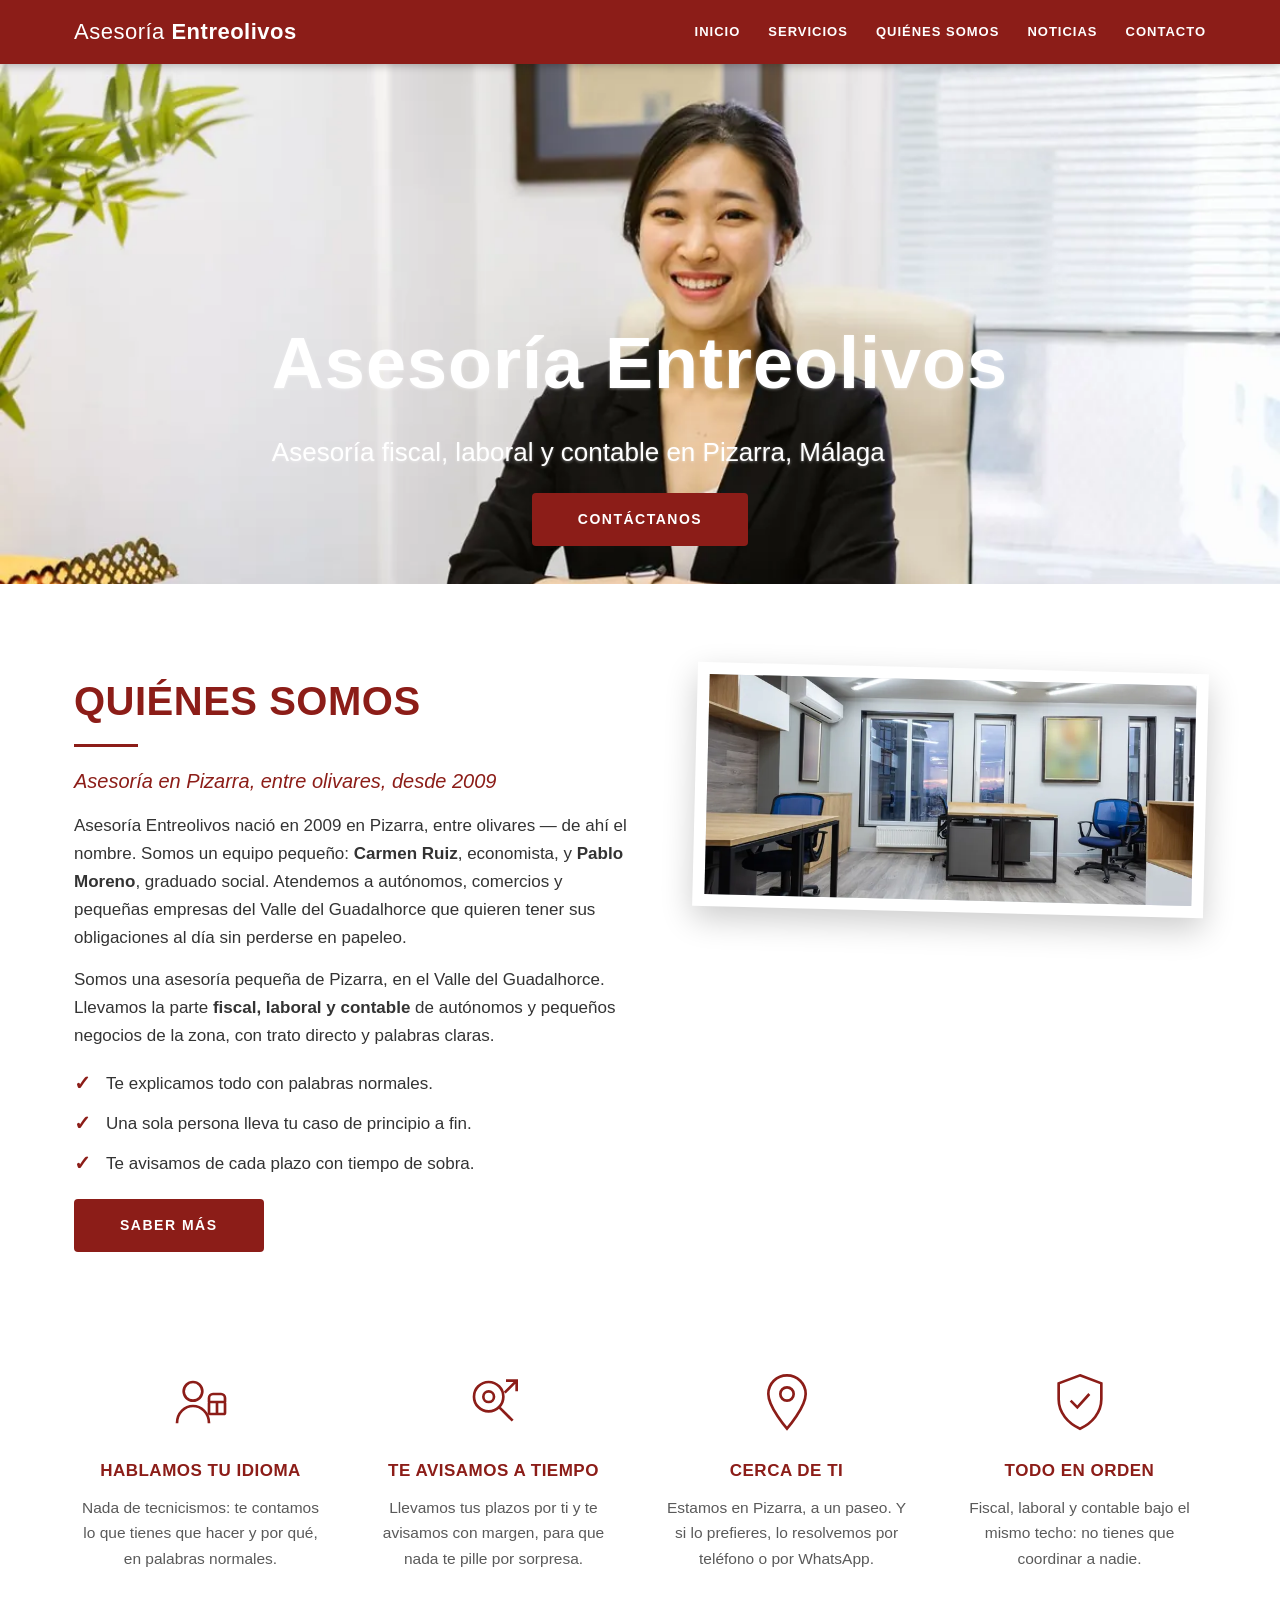
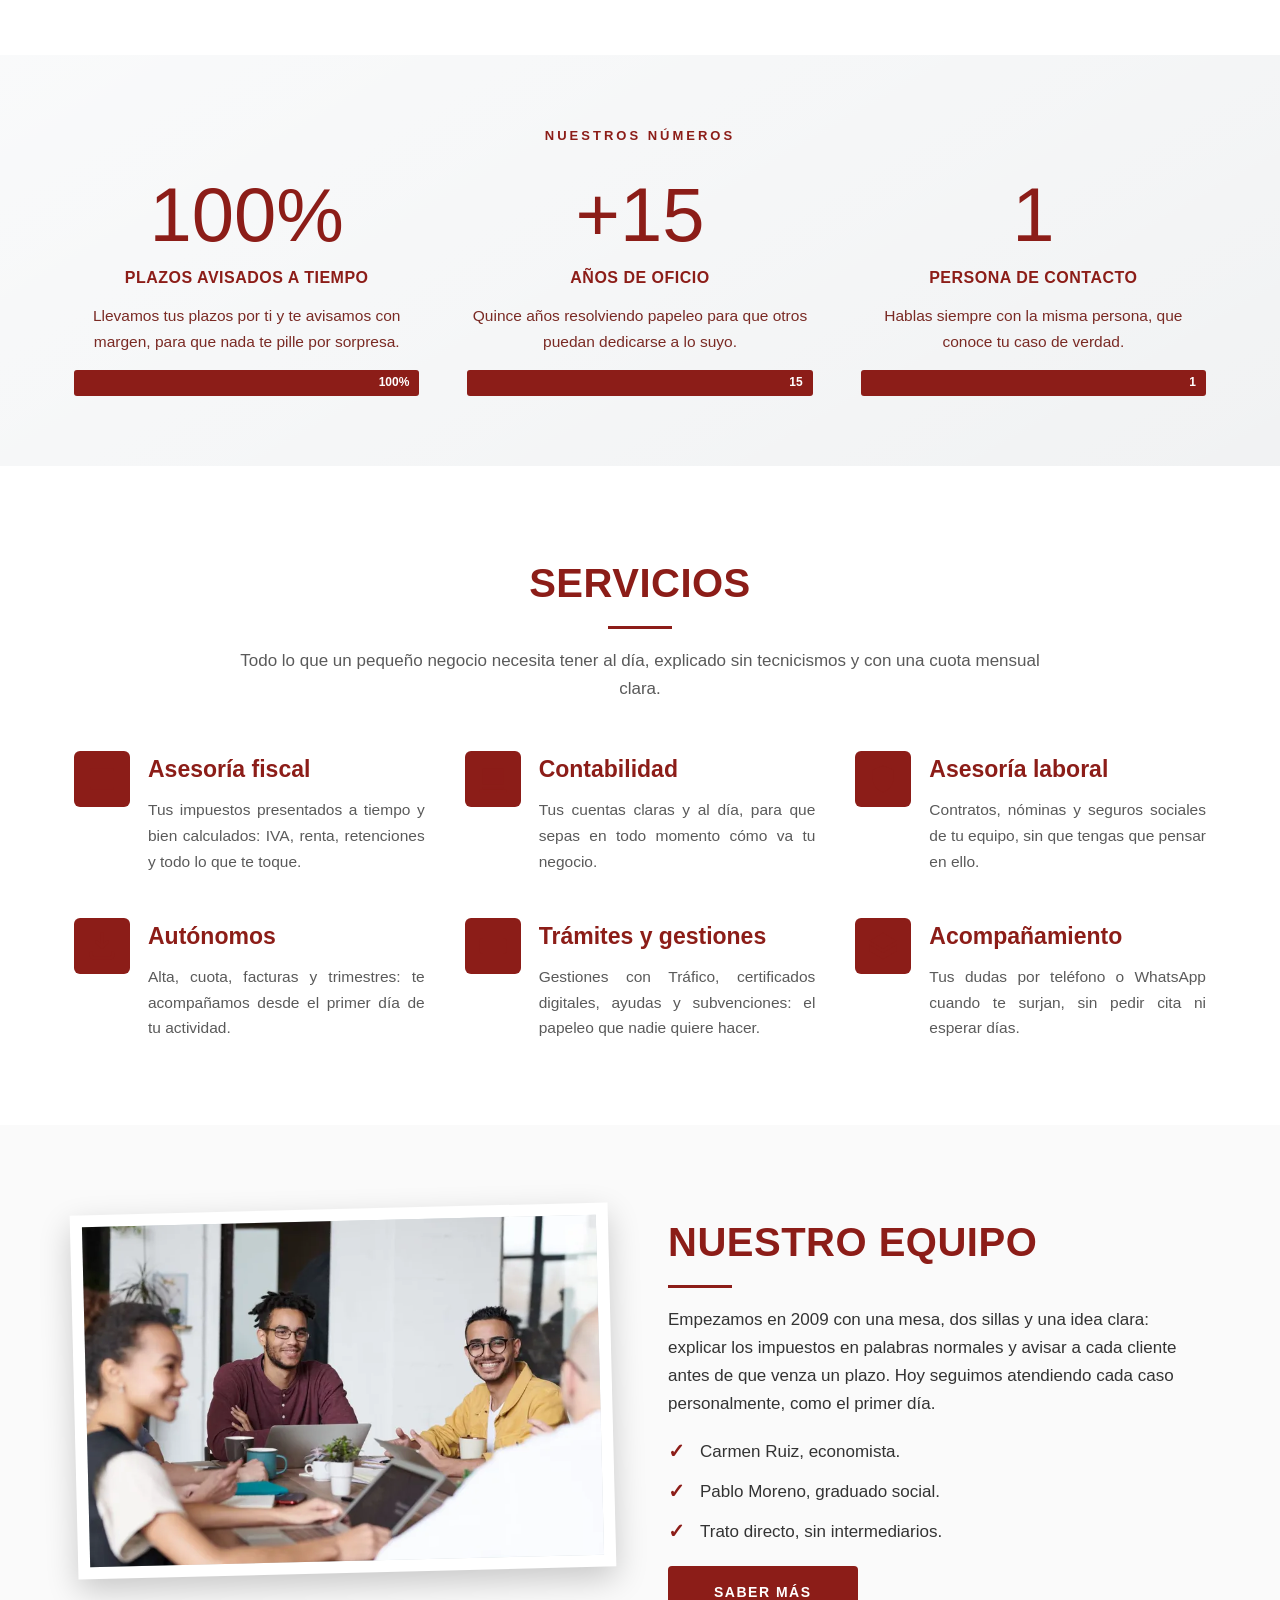
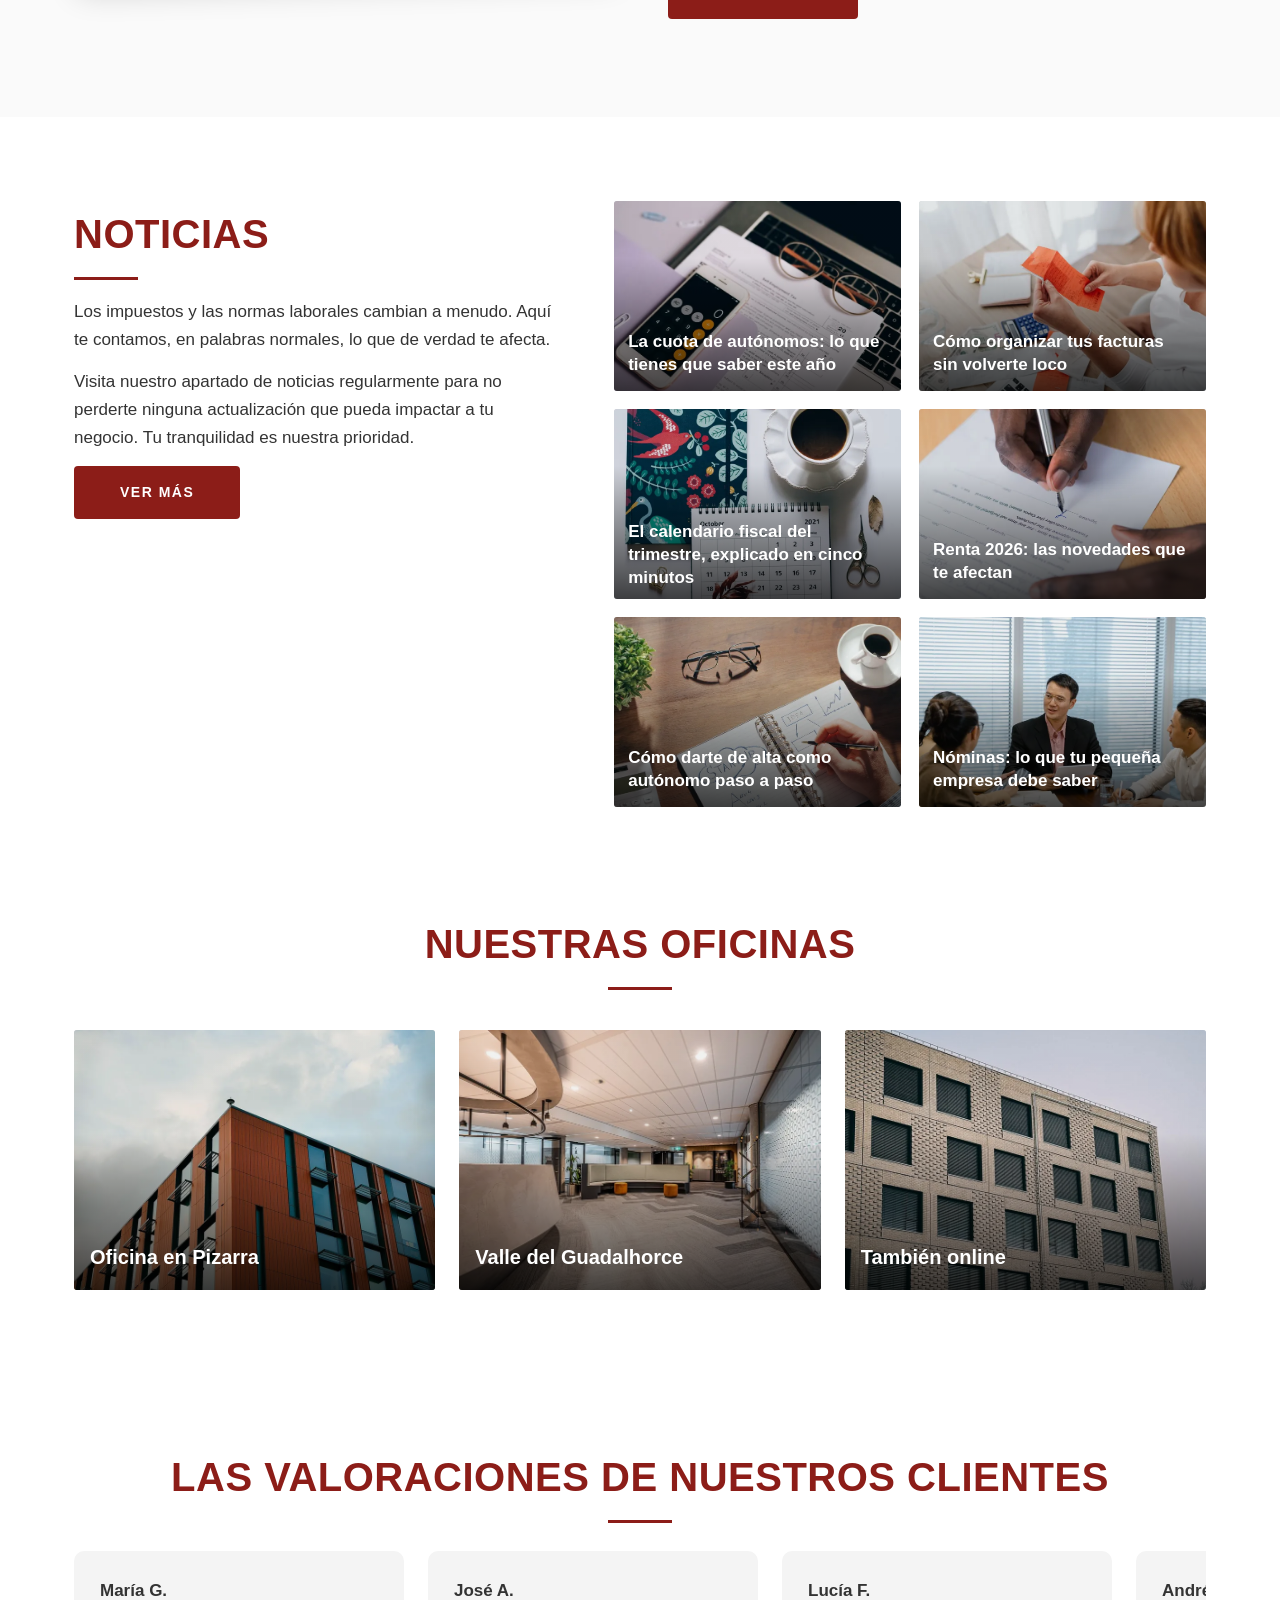
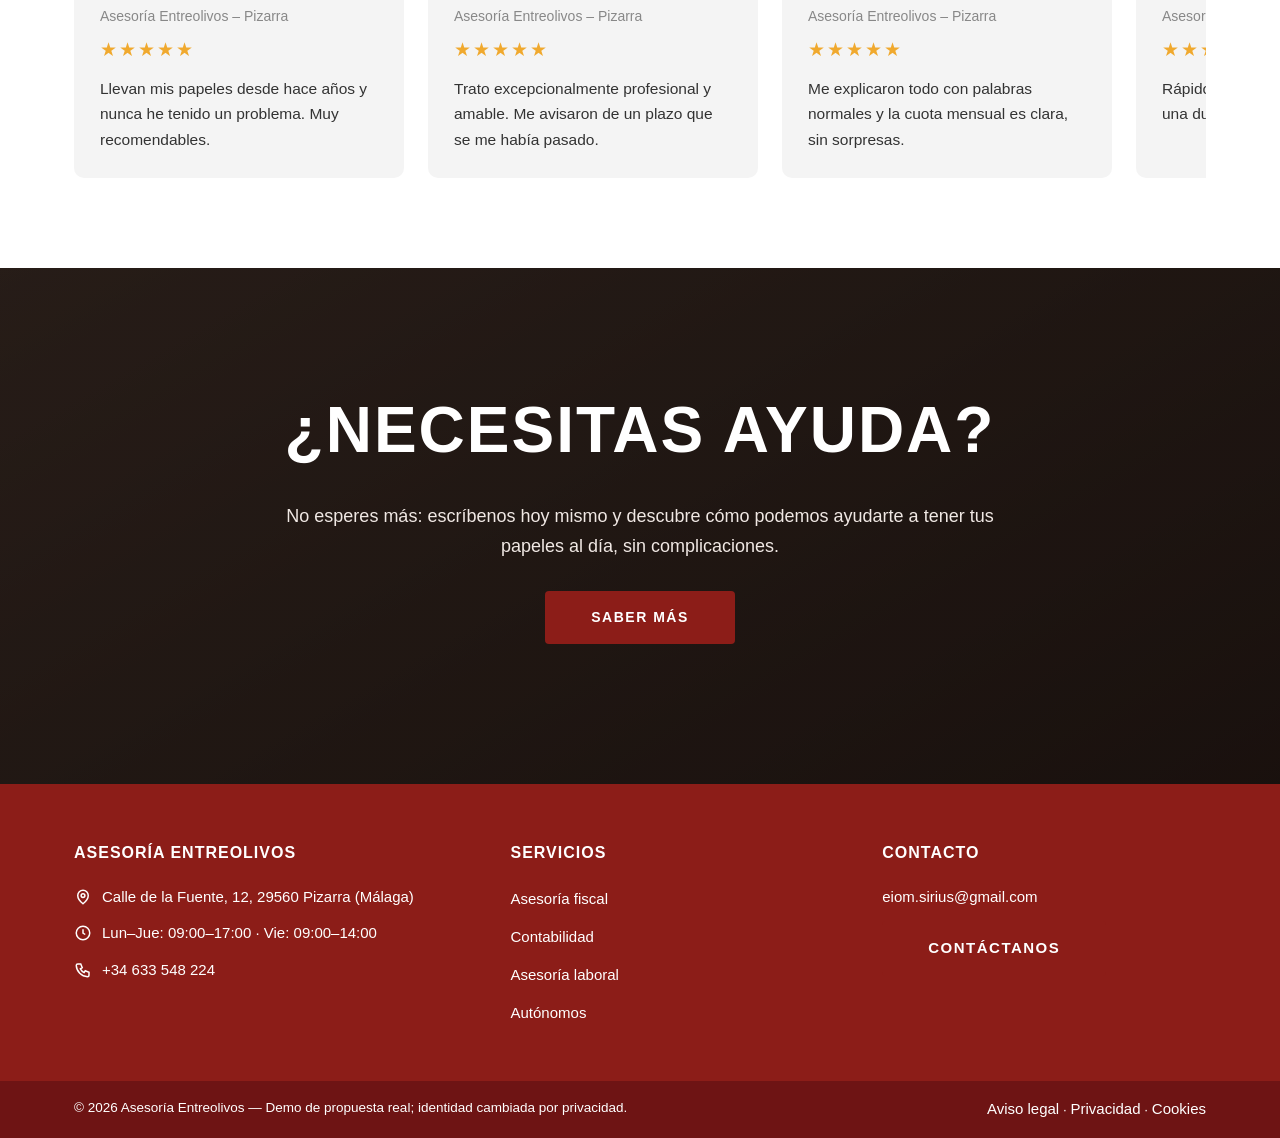
<file: antes.html>
<!DOCTYPE html>
<html lang="es">
<head>
<meta charset="UTF-8">
<meta name="viewport" content="width=device-width, initial-scale=1.0">
<title>Asesoría Entreolivos — Asesoría fiscal, laboral y contable en Pizarra</title>
<meta name="description" content="Asesoría Entreolivos: asesoría fiscal, laboral y contable para autónomos y pequeños negocios en Pizarra, Málaga. Demo de una propuesta real; identidad cambiada por privacidad.">
<meta name="robots" content="noindex, nofollow">
<link rel="canonical" href="https://tuwebmoderna.es/antes.html">
<meta name="theme-color" content="#8c1d18">
<link rel="stylesheet" href="assets/css/antes.css?v=3">
</head>
<body>
<!--
  DEMO DE UNA PROPUESTA REAL, CON IDENTIDAD CAMBIADA.
  Réplica de la web antigua de un negocio real y de la propuesta de mejora que
  le hice. El nombre "Asesoría Entreolivos" es ficticio para proteger la
  privacidad de la empresa; no copia la identidad de ningún negocio real.
  Textos: los de la propuesta moderna (negocio1).
  Fotos: Pexels (licencia de uso comercial gratuito), descargadas y servidas
  en local — cero peticiones externas, sin cookies ni rastreo.
-->

<header class="cabecera">
  <div class="contenedor cabecera__int">
    <a class="logo" href="#">Asesoría <strong>Entreolivos</strong></a>
    <nav class="menu" aria-label="Menú principal">
      <a href="#">Inicio</a>
      <a href="#">Servicios</a>
      <a href="#">Quiénes somos</a>
      <a href="#">Noticias</a>
      <a href="#">Contacto</a>
    </nav>
  </div>
</header>

<main>
  <section class="heroe">
    <div class="heroe__contenido contenedor">
      <h1>Asesoría Entreolivos</h1>
      <p class="heroe__sub">Asesoría fiscal, laboral y contable en Pizarra, Málaga</p>
    </div>
    <p class="heroe__cta"><a class="btn btn--granate" href="#">Contáctanos</a></p>
  </section>

  <section class="quienes">
    <div class="contenedor quienes__grid">
      <div>
        <h2 class="titulo">Quiénes somos</h2>
        <p class="subtitulo-cursiva">Asesoría en Pizarra, entre olivares, desde 2009</p>
        <p>Asesoría Entreolivos nació en 2009 en Pizarra, entre olivares — de ahí el nombre. Somos un equipo pequeño: <strong>Carmen Ruiz</strong>, economista, y <strong>Pablo Moreno</strong>, graduado social. Atendemos a autónomos, comercios y pequeñas empresas del Valle del Guadalhorce que quieren tener sus obligaciones al día sin perderse en papeleo.</p>
        <p>Somos una asesoría pequeña de Pizarra, en el Valle del Guadalhorce. Llevamos la parte <strong>fiscal, laboral y contable</strong> de autónomos y pequeños negocios de la zona, con trato directo y palabras claras.</p>
        <ul class="checks">
          <li>Te explicamos todo con palabras normales.</li>
          <li>Una sola persona lleva tu caso de principio a fin.</li>
          <li>Te avisamos de cada plazo con tiempo de sobra.</li>
        </ul>
        <p><a class="btn btn--granate" href="#">Saber más</a></p>
      </div>
      <div>
        <div class="marco-foto marco-foto--der">
          <div class="foto foto--oficina" role="img" aria-label="Nuestra oficina en Pizarra"></div>
        </div>
      </div>
    </div>
  </section>

  <section class="rasgos">
    <div class="contenedor rasgos__grid">
      <div class="rasgo">
        <svg viewBox="0 0 48 48" fill="none" stroke="#8c1d18" stroke-width="2" aria-hidden="true"><circle cx="18" cy="16" r="7"/><path d="M6 40c0-8 6-13 12-13s12 5 12 13"/><rect x="30" y="24" width="12" height="9" rx="1"/><path d="M30 24v-3a3 3 0 0 1 3-3h6a3 3 0 0 1 3 3v3M36 24v9"/></svg>
        <h3>Hablamos tu idioma</h3>
        <p>Nada de tecnicismos: te contamos lo que tienes que hacer y por qué, en palabras normales.</p>
      </div>
      <div class="rasgo">
        <svg viewBox="0 0 48 48" fill="none" stroke="#8c1d18" stroke-width="2" aria-hidden="true"><circle cx="20" cy="20" r="11"/><path d="M28 28l10 10"/><circle cx="20" cy="20" r="4"/><path d="M33 8h8v8M41 8l-9 9"/></svg>
        <h3>Te avisamos a tiempo</h3>
        <p>Llevamos tus plazos por ti y te avisamos con margen, para que nada te pille por sorpresa.</p>
      </div>
      <div class="rasgo">
        <svg viewBox="0 0 48 48" fill="none" stroke="#8c1d18" stroke-width="2" aria-hidden="true"><path d="M24 4a14 14 0 0 1 14 14c0 10-14 26-14 26S10 28 10 18A14 14 0 0 1 24 4z"/><circle cx="24" cy="18" r="5"/></svg>
        <h3>Cerca de ti</h3>
        <p>Estamos en Pizarra, a un paseo. Y si lo prefieres, lo resolvemos por teléfono o por WhatsApp.</p>
      </div>
      <div class="rasgo">
        <svg viewBox="0 0 48 48" fill="none" stroke="#8c1d18" stroke-width="2" aria-hidden="true"><path d="M24 4l16 6v12c0 10-7 18-16 22C15 40 8 32 8 22V10z"/><path d="M17 23l5 5 9-10"/></svg>
        <h3>Todo en orden</h3>
        <p>Fiscal, laboral y contable bajo el mismo techo: no tienes que coordinar a nadie.</p>
      </div>
    </div>
  </section>

  <section class="cifras">
    <div class="contenedor">
      <p class="cifras__etiqueta">Nuestros números</p>
      <div class="cifras__grid">
        <div class="cifra">
          <span class="cifra__num">100%</span>
          <span class="cifra__titulo">Plazos avisados a tiempo</span>
          <p>Llevamos tus plazos por ti y te avisamos con margen, para que nada te pille por sorpresa.</p>
          <span class="barra"><span style="width:100%">100%</span></span>
        </div>
        <div class="cifra">
          <span class="cifra__num">+15</span>
          <span class="cifra__titulo">Años de oficio</span>
          <p>Quince años resolviendo papeleo para que otros puedan dedicarse a lo suyo.</p>
          <span class="barra"><span style="width:100%">15</span></span>
        </div>
        <div class="cifra">
          <span class="cifra__num">1</span>
          <span class="cifra__titulo">Persona de contacto</span>
          <p>Hablas siempre con la misma persona, que conoce tu caso de verdad.</p>
          <span class="barra"><span style="width:100%">1</span></span>
        </div>
      </div>
    </div>
  </section>

  <section class="servicios">
    <div class="contenedor">
      <h2 class="titulo titulo--centrado">Servicios</h2>
      <p class="servicios__intro">Todo lo que un pequeño negocio necesita tener al día, explicado sin tecnicismos y con una cuota mensual clara.</p>
      <div class="servicios__grid">
        <div class="servicio">
          <span class="servicio__icono" aria-hidden="true"><svg viewBox="0 0 24 24" fill="#8c1d18"><path d="M19 4H5a2 2 0 0 0-2 2v12a2 2 0 0 0 2 2h14a2 2 0 0 0 2-2V6a2 2 0 0 0-2-2zm-9 4H7v3h3V8zm0 5H7v3h3v-3zm5-5h-3v3h3V8zm0 5h-3v3h3v-3z"/></svg></span>
          <div><h3>Asesoría fiscal</h3><p>Tus impuestos presentados a tiempo y bien calculados: IVA, renta, retenciones y todo lo que te toque.</p></div>
        </div>
        <div class="servicio">
          <span class="servicio__icono" aria-hidden="true"><svg viewBox="0 0 24 24" fill="#8c1d18"><path d="M4 4h16v12H4zM4 18h16v2H4zm2-8h4v4H6z" opacity=".9"/><path d="M2 20h20v2H2z"/></svg></span>
          <div><h3>Contabilidad</h3><p>Tus cuentas claras y al día, para que sepas en todo momento cómo va tu negocio.</p></div>
        </div>
        <div class="servicio">
          <span class="servicio__icono" aria-hidden="true"><svg viewBox="0 0 24 24" fill="#8c1d18"><path d="M12 2l8 3v6c0 5-3.5 9.3-8 11-4.5-1.7-8-6-8-11V5z"/></svg></span>
          <div><h3>Asesoría laboral</h3><p>Contratos, nóminas y seguros sociales de tu equipo, sin que tengas que pensar en ello.</p></div>
        </div>
        <div class="servicio">
          <span class="servicio__icono" aria-hidden="true"><svg viewBox="0 0 24 24" fill="#8c1d18"><path d="M12 3v10m0 0l-4-4m4 4l4-4M4 17v2a2 2 0 0 0 2 2h12a2 2 0 0 0 2-2v-2" stroke="#8c1d18" stroke-width="2.4" fill="none" stroke-linecap="round" stroke-linejoin="round"/></svg></span>
          <div><h3>Autónomos</h3><p>Alta, cuota, facturas y trimestres: te acompañamos desde el primer día de tu actividad.</p></div>
        </div>
        <div class="servicio">
          <span class="servicio__icono" aria-hidden="true"><svg viewBox="0 0 24 24" fill="#8c1d18"><path d="M20 6H4a2 2 0 0 0-2 2v8a2 2 0 0 0 2 2h16a2 2 0 0 0 2-2V8a2 2 0 0 0-2-2zm-9 2H7v2h4V8zm6 0h-4v2h4V8zM7 13v2h10v-2z"/></svg></span>
          <div><h3>Trámites y gestiones</h3><p>Gestiones con Tráfico, certificados digitales, ayudas y subvenciones: el papeleo que nadie quiere hacer.</p></div>
        </div>
        <div class="servicio">
          <span class="servicio__icono" aria-hidden="true"><svg viewBox="0 0 24 24" fill="#8c1d18"><path d="M12 2L2 8l10 6 10-6zm-10 9l10 6 10-6v5l-10 6L2 16z"/></svg></span>
          <div><h3>Acompañamiento</h3><p>Tus dudas por teléfono o WhatsApp cuando te surjan, sin pedir cita ni esperar días.</p></div>
        </div>
      </div>
    </div>
  </section>

  <section class="equipo">
    <div class="contenedor equipo__grid">
      <div>
        <div class="marco-foto marco-foto--izq">
          <div class="foto foto--equipo" role="img" aria-label="Nuestro equipo en la oficina"></div>
        </div>
      </div>
      <div>
        <h2 class="titulo">Nuestro equipo</h2>
        <p>Empezamos en 2009 con una mesa, dos sillas y una idea clara: explicar los impuestos en palabras normales y avisar a cada cliente antes de que venza un plazo. Hoy seguimos atendiendo cada caso personalmente, como el primer día.</p>
        <ul class="checks">
          <li>Carmen Ruiz, economista.</li>
          <li>Pablo Moreno, graduado social.</li>
          <li>Trato directo, sin intermediarios.</li>
        </ul>
        <p><a class="btn btn--granate" href="#">Saber más</a></p>
      </div>
    </div>
  </section>

  <section class="noticias">
    <div class="contenedor noticias__grid">
      <div>
        <h2 class="titulo">Noticias</h2>
        <p>Los impuestos y las normas laborales cambian a menudo. Aquí te contamos, en palabras normales, lo que de verdad te afecta.</p>
        <p>Visita nuestro apartado de noticias regularmente para no perderte ninguna actualización que pueda impactar a tu negocio. Tu tranquilidad es nuestra prioridad.</p>
        <p><a class="btn btn--granate" href="#">Ver más</a></p>
      </div>
      <div class="noticias__cards">
        <article class="tarjeta-blog"><div class="foto foto--blog1" role="img" aria-hidden="true"></div><h3>La cuota de autónomos: lo que tienes que saber este año</h3></article>
        <article class="tarjeta-blog"><div class="foto foto--blog2" role="img" aria-hidden="true"></div><h3>Cómo organizar tus facturas sin volverte loco</h3></article>
        <article class="tarjeta-blog"><div class="foto foto--blog3" role="img" aria-hidden="true"></div><h3>El calendario fiscal del trimestre, explicado en cinco minutos</h3></article>
        <article class="tarjeta-blog"><div class="foto foto--blog4" role="img" aria-hidden="true"></div><h3>Renta 2026: las novedades que te afectan</h3></article>
        <article class="tarjeta-blog"><div class="foto foto--blog5" role="img" aria-hidden="true"></div><h3>Cómo darte de alta como autónomo paso a paso</h3></article>
        <article class="tarjeta-blog"><div class="foto foto--blog6" role="img" aria-hidden="true"></div><h3>Nóminas: lo que tu pequeña empresa debe saber</h3></article>
      </div>
    </div>
  </section>

  <section class="oficinas">
    <div class="contenedor">
      <h2 class="titulo titulo--centrado">Nuestras oficinas</h2>
      <div class="oficinas__grid">
        <article class="tarjeta-oficina"><div class="foto foto--ofi1" role="img" aria-hidden="true"></div><h3>Oficina en Pizarra</h3></article>
        <article class="tarjeta-oficina"><div class="foto foto--ofi2" role="img" aria-hidden="true"></div><h3>Valle del Guadalhorce</h3></article>
        <article class="tarjeta-oficina"><div class="foto foto--ofi3" role="img" aria-hidden="true"></div><h3>También online</h3></article>
      </div>
    </div>
  </section>

  <section class="valoraciones">
    <div class="contenedor">
      <h2 class="titulo titulo--centrado">Las valoraciones de nuestros clientes</h2>
      <div class="carrusel" tabindex="0" aria-label="Valoraciones de clientes">
        <article class="valoracion">
          <p class="valoracion__nombre">María G.</p>
          <p class="valoracion__lugar">Asesoría Entreolivos – Pizarra</p>
          <p class="estrellas" aria-label="5 de 5 estrellas">★★★★★</p>
          <p>Llevan mis papeles desde hace años y nunca he tenido un problema. Muy recomendables.</p>
        </article>
        <article class="valoracion">
          <p class="valoracion__nombre">José A.</p>
          <p class="valoracion__lugar">Asesoría Entreolivos – Pizarra</p>
          <p class="estrellas" aria-label="5 de 5 estrellas">★★★★★</p>
          <p>Trato excepcionalmente profesional y amable. Me avisaron de un plazo que se me había pasado.</p>
        </article>
        <article class="valoracion">
          <p class="valoracion__nombre">Lucía F.</p>
          <p class="valoracion__lugar">Asesoría Entreolivos – Pizarra</p>
          <p class="estrellas" aria-label="5 de 5 estrellas">★★★★★</p>
          <p>Me explicaron todo con palabras normales y la cuota mensual es clara, sin sorpresas.</p>
        </article>
        <article class="valoracion">
          <p class="valoracion__nombre">Andrés M.</p>
          <p class="valoracion__lugar">Asesoría Entreolivos – Pizarra</p>
          <p class="estrellas" aria-label="5 de 5 estrellas">★★★★★</p>
          <p>Rápidos por WhatsApp cuando tengo una duda. Da gusto trabajar así.</p>
        </article>
      </div>
    </div>
  </section>

  <section class="cta-final">
    <div class="contenedor">
      <h2>¿Necesitas ayuda?</h2>
      <p>No esperes más: escríbenos hoy mismo y descubre cómo podemos ayudarte a tener tus papeles al día, sin complicaciones.</p>
      <p><a class="btn btn--granate" href="#">Saber más</a></p>
    </div>
  </section>
</main>

<footer class="pie">
  <div class="contenedor pie__grid">
    <div class="pie__col">
      <h4>Asesoría Entreolivos</h4>
      <p><svg viewBox="0 0 24 24" fill="none" stroke="#fff" stroke-width="2" aria-hidden="true"><path d="M12 21s-7-5.5-7-11a7 7 0 0 1 14 0c0 5.5-7 11-7 11z"/><circle cx="12" cy="10" r="2.5"/></svg> Calle de la Fuente, 12, 29560 Pizarra (Málaga)</p>
      <p><svg viewBox="0 0 24 24" fill="none" stroke="#fff" stroke-width="2" aria-hidden="true"><circle cx="12" cy="12" r="9"/><path d="M12 7v5l3 2"/></svg> Lun–Jue: 09:00–17:00 · Vie: 09:00–14:00</p>
      <p><svg viewBox="0 0 24 24" fill="none" stroke="#fff" stroke-width="2" aria-hidden="true"><path d="M5 4h4l2 5-2.5 1.5a12 12 0 0 0 5 5L15 13l5 2v4a2 2 0 0 1-2 2A16 16 0 0 1 3 6a2 2 0 0 1 2-2z"/></svg> +34 633 548 224</p>
    </div>
    <div class="pie__col">
      <h4>Servicios</h4>
      <ul>
        <li><a href="#">Asesoría fiscal</a></li>
        <li><a href="#">Contabilidad</a></li>
        <li><a href="#">Asesoría laboral</a></li>
        <li><a href="#">Autónomos</a></li>
      </ul>
    </div>
    <div class="pie__col">
      <h4>Contacto</h4>
      <p>eiom.sirius@gmail.com</p>
      <p><a class="btn btn--granate" href="#">Contáctanos</a></p>
    </div>
  </div>
  <div class="pie__legal">
    <div class="contenedor">
      <span>© 2026 Asesoría Entreolivos — Demo de propuesta real; identidad cambiada por privacidad.</span>
      <span><a href="#">Aviso legal</a> · <a href="#">Privacidad</a> · <a href="#">Cookies</a></span>
    </div>
  </div>
</footer>
</body>
</html>
</file>
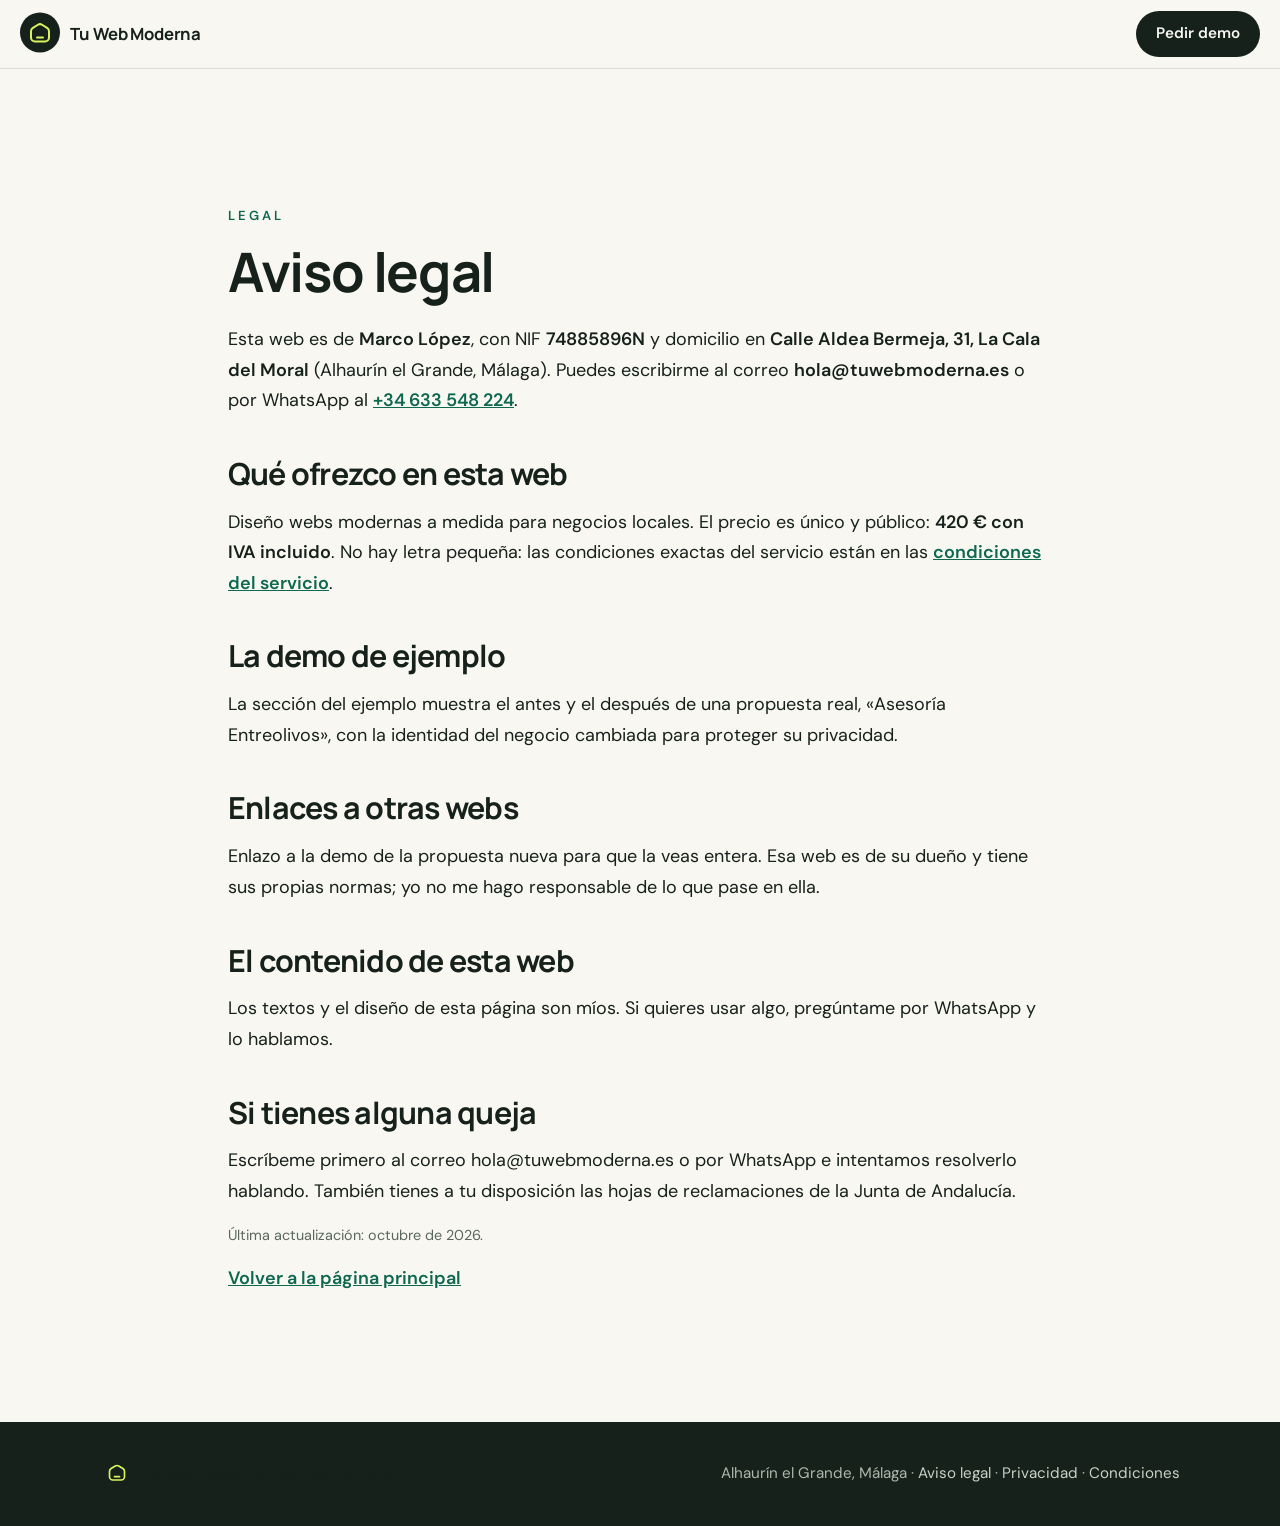
<file: aviso-legal.html>
<!DOCTYPE html>
<html lang="es">
<head>
<meta charset="UTF-8">
<meta name="viewport" content="width=device-width, initial-scale=1.0">
<title>Aviso legal — Tu Web Moderna</title>
<meta name="description" content="Aviso legal de Tu Web Moderna, en lenguaje claro.">
<meta name="robots" content="noindex, nofollow">
<link rel="canonical" href="https://tuwebmoderna.es/aviso-legal.html">
<meta name="theme-color" content="#0d684f">
<link rel="icon" type="image/svg+xml" href="favicon.svg">
<link rel="icon" type="image/png" sizes="32x32" href="favicon-32.png">
<link rel="icon" type="image/png" sizes="16x16" href="favicon-16.png">
<link rel="apple-touch-icon" href="apple-touch-icon.png">
<link rel="stylesheet" href="assets/css/muestra.css?v=13">
</head>
<body>
<a class="skip" href="#contenido">Saltar al contenido</a>
<header class="cabecera">
  <a class="marca" href="index.html#inicio" aria-label="Tu Web Moderna — inicio">
    <span class="marca__logo" aria-hidden="true"><svg viewBox="0 0 24 24" fill="none" stroke="#d9f45b" stroke-width="2" stroke-linecap="round" stroke-linejoin="round"><path d="M17 21H7C4.79086 21 3 19.2091 3 17V10.7076C3 9.30887 3.73061 8.01175 4.92679 7.28679L9.92679 4.25649C11.2011 3.48421 12.7989 3.48421 14.0732 4.25649L19.0732 7.28679C20.2694 8.01175 21 9.30887 21 10.7076V17C21 19.2091 19.2091 21 17 21Z"/><path d="M9 17H15"/></svg></span>
    <span class="marca__txt">Tu Web Moderna</span>
  </a>
  <a class="btn btn--peq" href="https://wa.me/34633548224?text=Hola%20Marco%2C%20me%20gustar%C3%ADa%20pedir%20la%20demo%20gratuita%20para%20mi%20negocio." target="_blank" rel="noopener">Pedir demo</a>
</header>
<main class="seccion" id="contenido">
  <div class="wrap prosa">
    <span class="eyebrow">Legal</span>
    <h1>Aviso legal</h1>
    <p>Esta web es de <strong>Marco López</strong>, con NIF <strong>74885896N</strong> y domicilio en <strong>Calle Aldea Bermeja, 31, La Cala del Moral</strong> (Alhaurín el Grande, Málaga). Puedes escribirme al correo <strong>hola@tuwebmoderna.es</strong> o por WhatsApp al <a href="https://wa.me/34633548224" target="_blank" rel="noopener">+34 633 548 224</a>.</p>
    <h2>Qué ofrezco en esta web</h2>
    <p>Diseño webs modernas a medida para negocios locales. El precio es único y público: <strong>420&nbsp;€ con IVA incluido</strong>. No hay letra pequeña: las condiciones exactas del servicio están en las <a href="condiciones-del-servicio.html">condiciones del servicio</a>.</p>
    <h2>La demo de ejemplo</h2>
    <p>La sección del ejemplo muestra el antes y el después de una propuesta real, «Asesoría Entreolivos», con la identidad del negocio cambiada para proteger su privacidad.</p>
    <h2>Enlaces a otras webs</h2>
    <p>Enlazo a la demo de la propuesta nueva para que la veas entera. Esa web es de su dueño y tiene sus propias normas; yo no me hago responsable de lo que pase en ella.</p>
    <h2>El contenido de esta web</h2>
    <p>Los textos y el diseño de esta página son míos. Si quieres usar algo, pregúntame por WhatsApp y lo hablamos.</p>
    <h2>Si tienes alguna queja</h2>
    <p>Escríbeme primero al correo hola@tuwebmoderna.es o por WhatsApp e intentamos resolverlo hablando. También tienes a tu disposición las hojas de reclamaciones de la Junta de Andalucía.</p>
    <p class="prosa__fecha">Última actualización: octubre de 2026.</p>
    <p><a href="index.html">Volver a la página principal</a></p>
  </div>
</main>
<footer class="pie">
  <div class="wrap pie__in">
    <p class="marca marca--pie">
      <span class="marca__logo" aria-hidden="true"><svg viewBox="0 0 24 24" fill="none" stroke="#d9f45b" stroke-width="2" stroke-linecap="round" stroke-linejoin="round"><path d="M17 21H7C4.79086 21 3 19.2091 3 17V10.7076C3 9.30887 3.73061 8.01175 4.92679 7.28679L9.92679 4.25649C11.2011 3.48421 12.7989 3.48421 14.0732 4.25649L19.0732 7.28679C20.2694 8.01175 21 9.30887 21 10.7076V17C21 19.2091 19.2091 21 17 21Z"/><path d="M9 17H15"/></svg></span>
      <span>Tu Web Moderna · por Marco López</span>
    </p>
    <p>Alhaurín el Grande, Málaga · <a href="aviso-legal.html">Aviso legal</a> · <a href="privacidad.html">Privacidad</a> · <a href="condiciones-del-servicio.html">Condiciones</a></p>
  </div>
</footer>

</body>
</html>
</file>
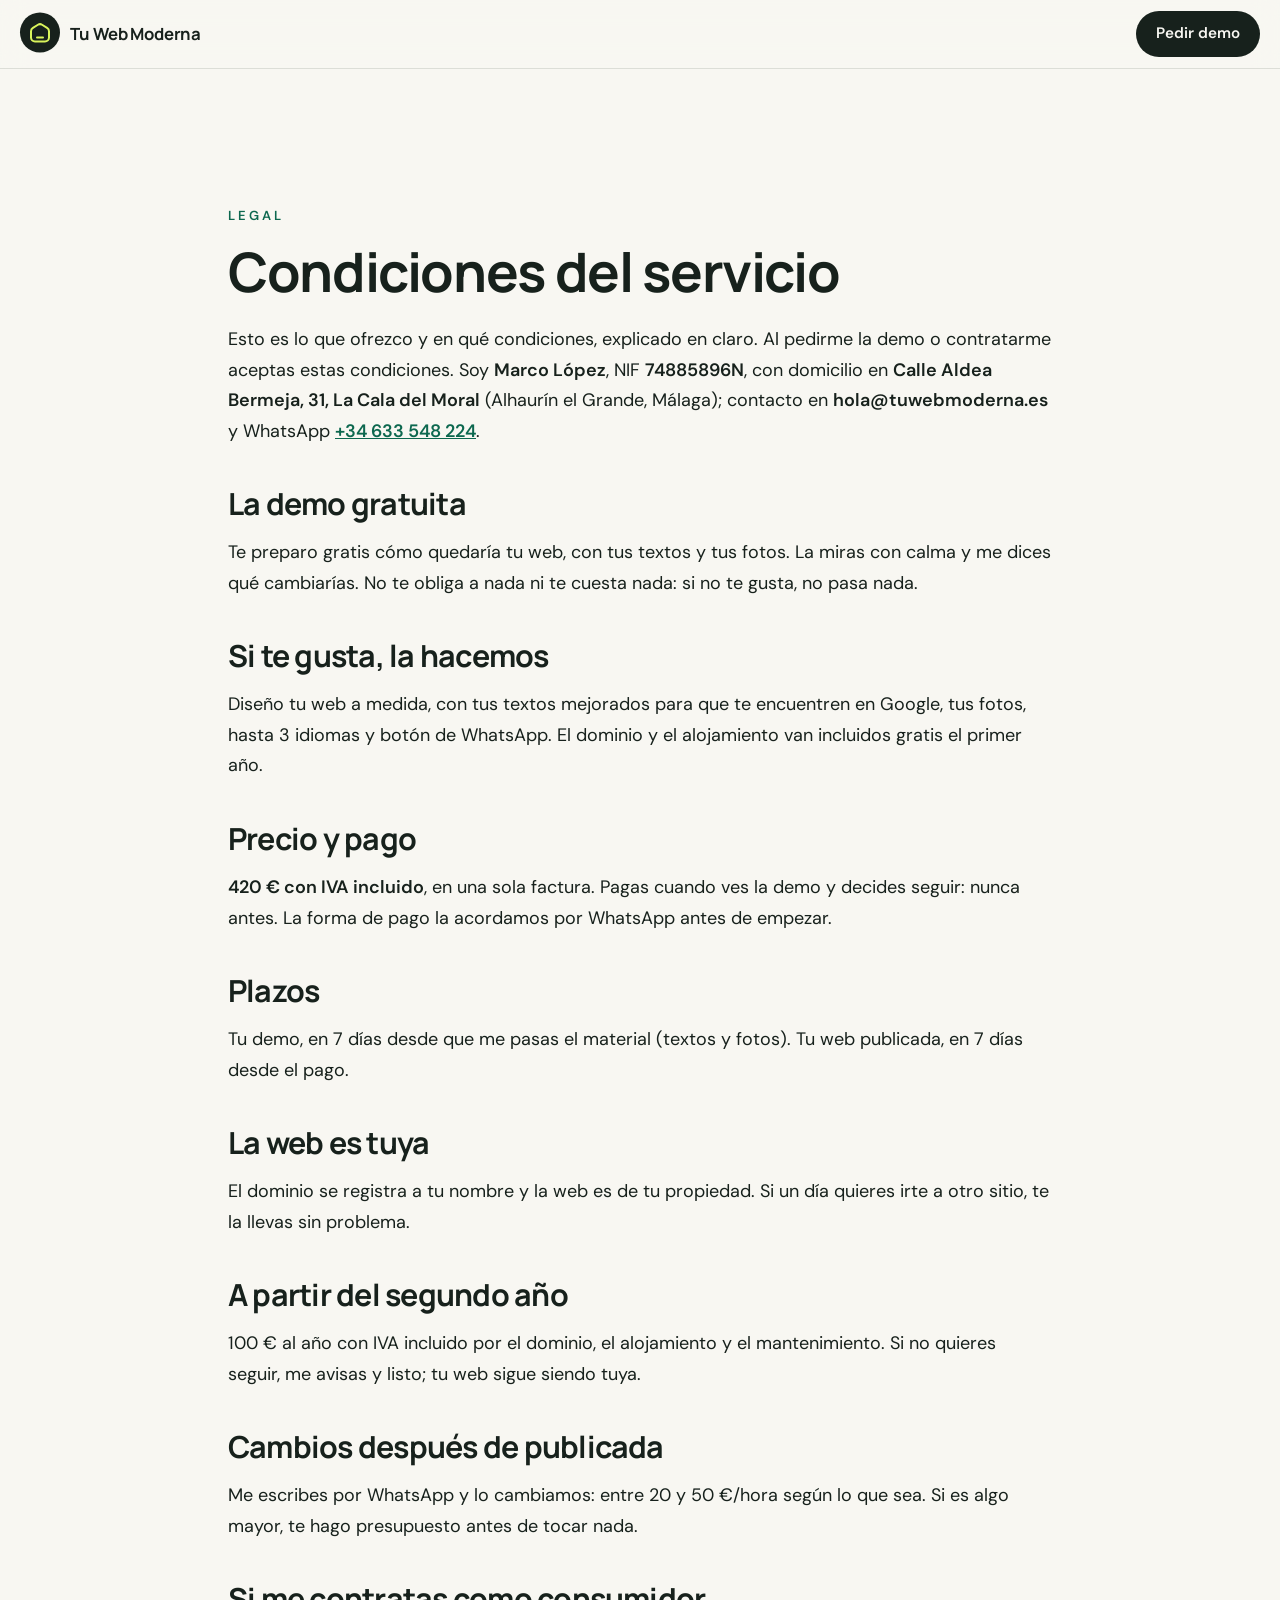
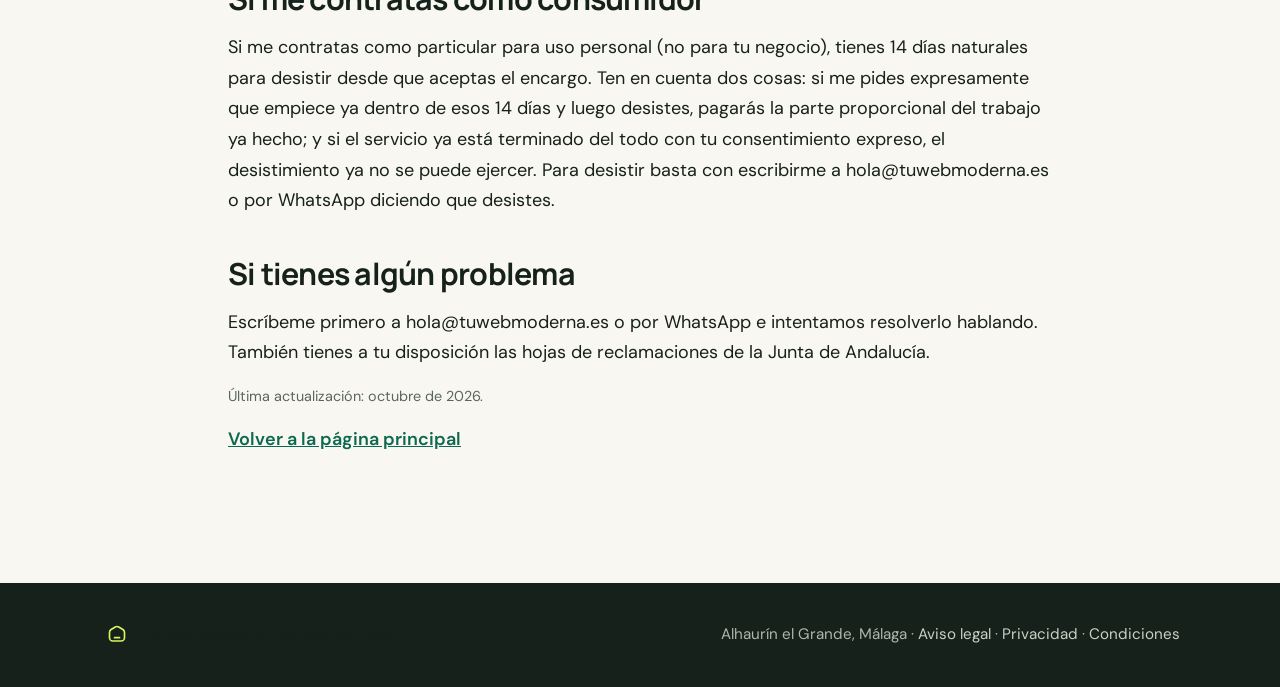
<file: condiciones-del-servicio.html>
<!DOCTYPE html>
<html lang="es">
<head>
<meta charset="UTF-8">
<meta name="viewport" content="width=device-width, initial-scale=1.0">
<title>Condiciones del servicio — Tu Web Moderna</title>
<meta name="description" content="Condiciones del servicio de Tu Web Moderna, en lenguaje claro.">
<meta name="robots" content="noindex, nofollow">
<link rel="canonical" href="https://tuwebmoderna.es/condiciones-del-servicio.html">
<meta name="theme-color" content="#0d684f">
<link rel="icon" type="image/svg+xml" href="favicon.svg">
<link rel="icon" type="image/png" sizes="32x32" href="favicon-32.png">
<link rel="icon" type="image/png" sizes="16x16" href="favicon-16.png">
<link rel="apple-touch-icon" href="apple-touch-icon.png">
<link rel="stylesheet" href="assets/css/muestra.css?v=13">
</head>
<body>
<a class="skip" href="#contenido">Saltar al contenido</a>
<header class="cabecera">
  <a class="marca" href="index.html#inicio" aria-label="Tu Web Moderna — inicio">
    <span class="marca__logo" aria-hidden="true"><svg viewBox="0 0 24 24" fill="none" stroke="#d9f45b" stroke-width="2" stroke-linecap="round" stroke-linejoin="round"><path d="M17 21H7C4.79086 21 3 19.2091 3 17V10.7076C3 9.30887 3.73061 8.01175 4.92679 7.28679L9.92679 4.25649C11.2011 3.48421 12.7989 3.48421 14.0732 4.25649L19.0732 7.28679C20.2694 8.01175 21 9.30887 21 10.7076V17C21 19.2091 19.2091 21 17 21Z"/><path d="M9 17H15"/></svg></span>
    <span class="marca__txt">Tu Web Moderna</span>
  </a>
  <a class="btn btn--peq" href="https://wa.me/34633548224?text=Hola%20Marco%2C%20me%20gustar%C3%ADa%20pedir%20la%20demo%20gratuita%20para%20mi%20negocio." target="_blank" rel="noopener">Pedir demo</a>
</header>
<main class="seccion" id="contenido">
  <div class="wrap prosa">
    <span class="eyebrow">Legal</span>
    <h1>Condiciones del servicio</h1>
    <p>Esto es lo que ofrezco y en qué condiciones, explicado en claro. Al pedirme la demo o contratarme aceptas estas condiciones. Soy <strong>Marco López</strong>, NIF <strong>74885896N</strong>, con domicilio en <strong>Calle Aldea Bermeja, 31, La Cala del Moral</strong> (Alhaurín el Grande, Málaga); contacto en <strong>hola@tuwebmoderna.es</strong> y WhatsApp <a href="https://wa.me/34633548224" target="_blank" rel="noopener">+34 633 548 224</a>.</p>
    <h2>La demo gratuita</h2>
    <p>Te preparo gratis cómo quedaría tu web, con tus textos y tus fotos. La miras con calma y me dices qué cambiarías. No te obliga a nada ni te cuesta nada: si no te gusta, no pasa nada.</p>
    <h2>Si te gusta, la hacemos</h2>
    <p>Diseño tu web a medida, con tus textos mejorados para que te encuentren en Google, tus fotos, hasta 3 idiomas y botón de WhatsApp. El dominio y el alojamiento van incluidos gratis el primer año.</p>
    <h2>Precio y pago</h2>
    <p><strong>420&nbsp;€ con IVA incluido</strong>, en una sola factura. Pagas cuando ves la demo y decides seguir: nunca antes. La forma de pago la acordamos por WhatsApp antes de empezar.</p>
    <h2>Plazos</h2>
    <p>Tu demo, en 7 días desde que me pasas el material (textos y fotos). Tu web publicada, en 7 días desde el pago.</p>
    <h2>La web es tuya</h2>
    <p>El dominio se registra a tu nombre y la web es de tu propiedad. Si un día quieres irte a otro sitio, te la llevas sin problema.</p>
    <h2>A partir del segundo año</h2>
    <p>100&nbsp;€ al año con IVA incluido por el dominio, el alojamiento y el mantenimiento. Si no quieres seguir, me avisas y listo; tu web sigue siendo tuya.</p>
    <h2>Cambios después de publicada</h2>
    <p>Me escribes por WhatsApp y lo cambiamos: entre 20 y 50&nbsp;€/hora según lo que sea. Si es algo mayor, te hago presupuesto antes de tocar nada.</p>
    <h2>Si me contratas como consumidor</h2>
    <p>Si me contratas como particular para uso personal (no para tu negocio), tienes 14 días naturales para desistir desde que aceptas el encargo. Ten en cuenta dos cosas: si me pides expresamente que empiece ya dentro de esos 14 días y luego desistes, pagarás la parte proporcional del trabajo ya hecho; y si el servicio ya está terminado del todo con tu consentimiento expreso, el desistimiento ya no se puede ejercer. Para desistir basta con escribirme a hola@tuwebmoderna.es o por WhatsApp diciendo que desistes.</p>
    <h2>Si tienes algún problema</h2>
    <p>Escríbeme primero a hola@tuwebmoderna.es o por WhatsApp e intentamos resolverlo hablando. También tienes a tu disposición las hojas de reclamaciones de la Junta de Andalucía.</p>
    <p class="prosa__fecha">Última actualización: octubre de 2026.</p>
    <p><a href="index.html">Volver a la página principal</a></p>
  </div>
</main>
<footer class="pie">
  <div class="wrap pie__in">
    <p class="marca marca--pie">
      <span class="marca__logo" aria-hidden="true"><svg viewBox="0 0 24 24" fill="none" stroke="#d9f45b" stroke-width="2" stroke-linecap="round" stroke-linejoin="round"><path d="M17 21H7C4.79086 21 3 19.2091 3 17V10.7076C3 9.30887 3.73061 8.01175 4.92679 7.28679L9.92679 4.25649C11.2011 3.48421 12.7989 3.48421 14.0732 4.25649L19.0732 7.28679C20.2694 8.01175 21 9.30887 21 10.7076V17C21 19.2091 19.2091 21 17 21Z"/><path d="M9 17H15"/></svg></span>
      <span>Tu Web Moderna · por Marco López</span>
    </p>
    <p>Alhaurín el Grande, Málaga · <a href="aviso-legal.html">Aviso legal</a> · <a href="privacidad.html">Privacidad</a> · <a href="condiciones-del-servicio.html">Condiciones</a></p>
  </div>
</footer>

</body>
</html>
</file>
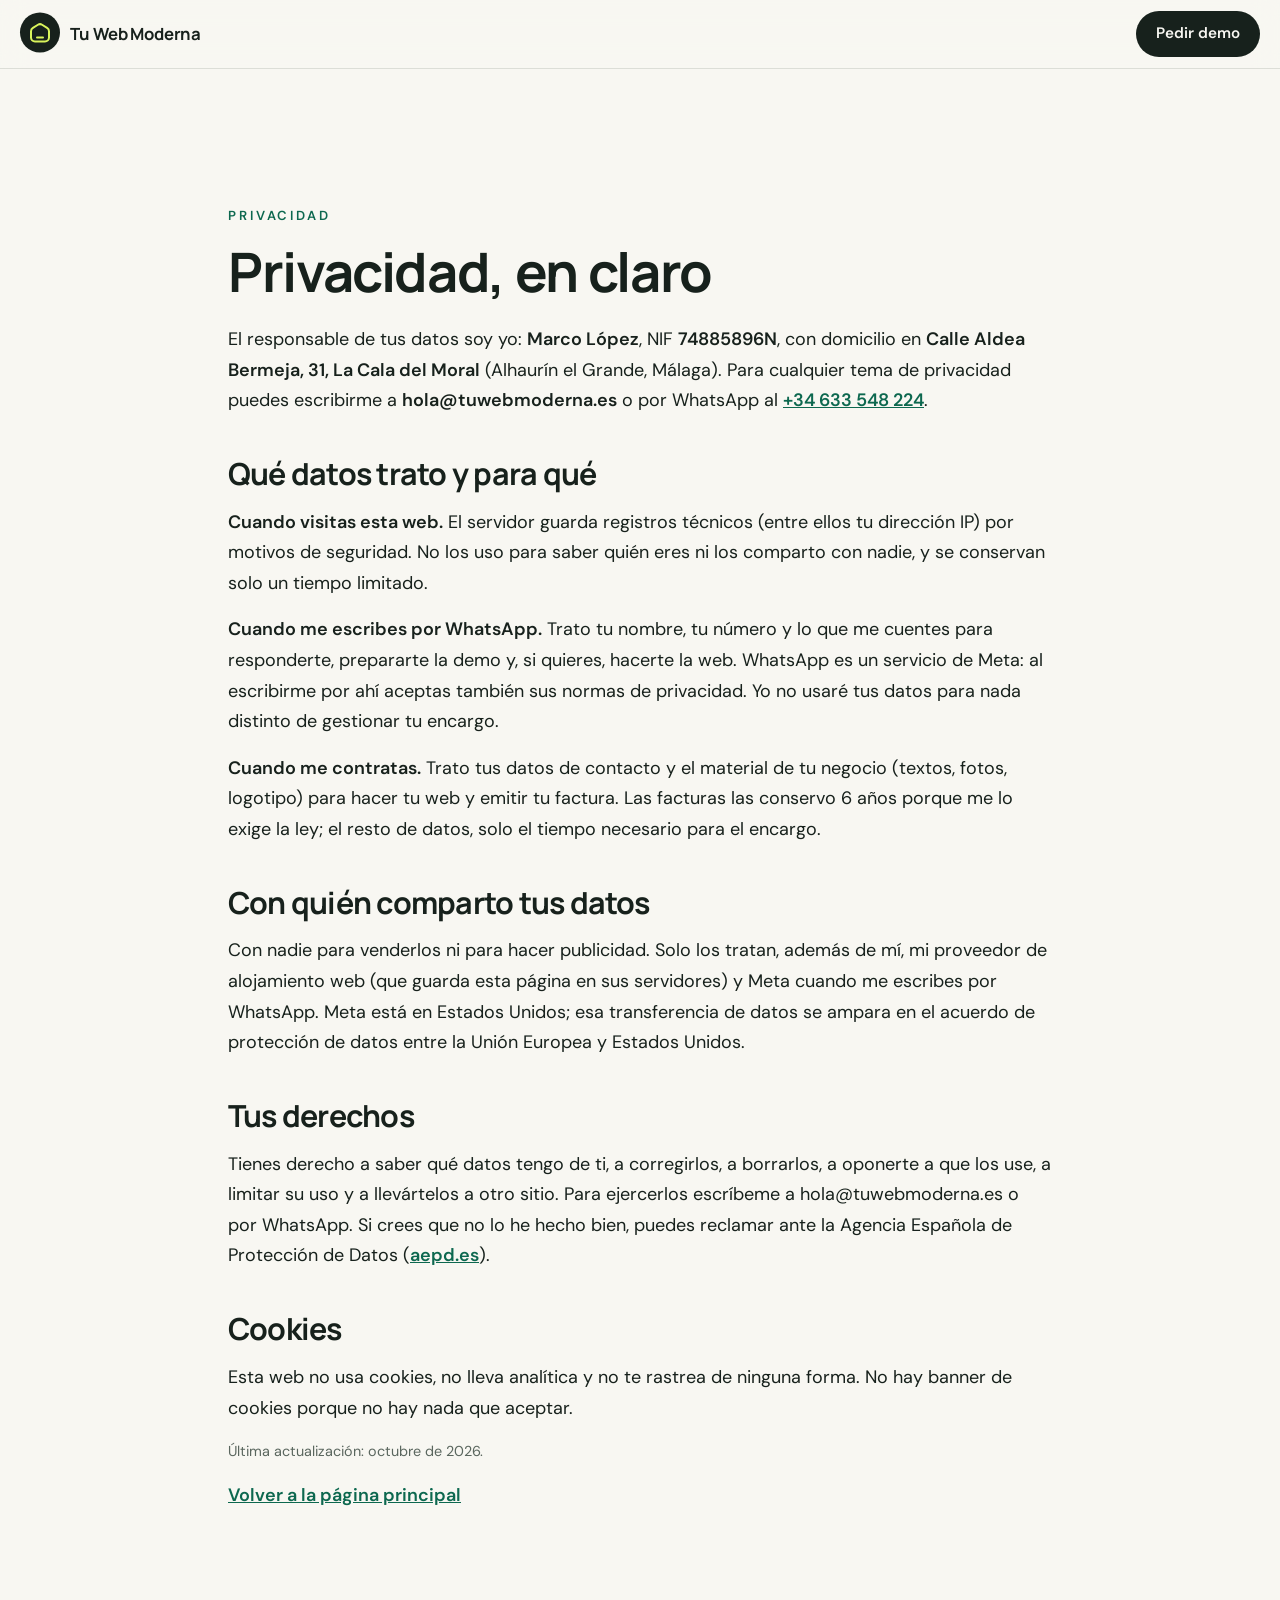
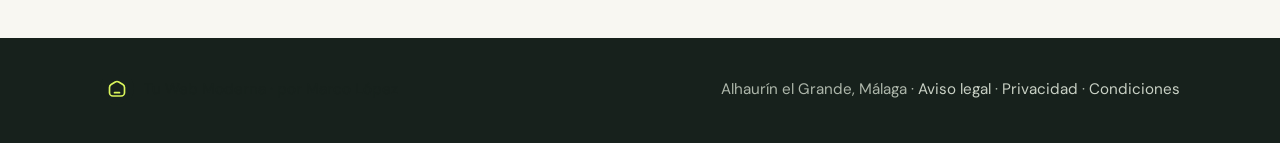
<file: privacidad.html>
<!DOCTYPE html>
<html lang="es">
<head>
<meta charset="UTF-8">
<meta name="viewport" content="width=device-width, initial-scale=1.0">
<title>Privacidad — Tu Web Moderna</title>
<meta name="description" content="Cómo trata tus datos Tu Web Moderna, explicado en lenguaje claro.">
<meta name="robots" content="noindex, nofollow">
<link rel="canonical" href="https://tuwebmoderna.es/privacidad.html">
<meta name="theme-color" content="#0d684f">
<link rel="icon" type="image/svg+xml" href="favicon.svg">
<link rel="icon" type="image/png" sizes="32x32" href="favicon-32.png">
<link rel="icon" type="image/png" sizes="16x16" href="favicon-16.png">
<link rel="apple-touch-icon" href="apple-touch-icon.png">
<link rel="stylesheet" href="assets/css/muestra.css?v=13">
</head>
<body>
<a class="skip" href="#contenido">Saltar al contenido</a>
<header class="cabecera">
  <a class="marca" href="index.html#inicio" aria-label="Tu Web Moderna — inicio">
    <span class="marca__logo" aria-hidden="true"><svg viewBox="0 0 24 24" fill="none" stroke="#d9f45b" stroke-width="2" stroke-linecap="round" stroke-linejoin="round"><path d="M17 21H7C4.79086 21 3 19.2091 3 17V10.7076C3 9.30887 3.73061 8.01175 4.92679 7.28679L9.92679 4.25649C11.2011 3.48421 12.7989 3.48421 14.0732 4.25649L19.0732 7.28679C20.2694 8.01175 21 9.30887 21 10.7076V17C21 19.2091 19.2091 21 17 21Z"/><path d="M9 17H15"/></svg></span>
    <span class="marca__txt">Tu Web Moderna</span>
  </a>
  <a class="btn btn--peq" href="https://wa.me/34633548224?text=Hola%20Marco%2C%20me%20gustar%C3%ADa%20pedir%20la%20demo%20gratuita%20para%20mi%20negocio." target="_blank" rel="noopener">Pedir demo</a>
</header>
<main class="seccion" id="contenido">
  <div class="wrap prosa">
    <span class="eyebrow">Privacidad</span>
    <h1>Privacidad, en claro</h1>
    <p>El responsable de tus datos soy yo: <strong>Marco López</strong>, NIF <strong>74885896N</strong>, con domicilio en <strong>Calle Aldea Bermeja, 31, La Cala del Moral</strong> (Alhaurín el Grande, Málaga). Para cualquier tema de privacidad puedes escribirme a <strong>hola@tuwebmoderna.es</strong> o por WhatsApp al <a href="https://wa.me/34633548224" target="_blank" rel="noopener">+34 633 548 224</a>.</p>
    <h2>Qué datos trato y para qué</h2>
    <p><strong>Cuando visitas esta web.</strong> El servidor guarda registros técnicos (entre ellos tu dirección IP) por motivos de seguridad. No los uso para saber quién eres ni los comparto con nadie, y se conservan solo un tiempo limitado.</p>
    <p><strong>Cuando me escribes por WhatsApp.</strong> Trato tu nombre, tu número y lo que me cuentes para responderte, prepararte la demo y, si quieres, hacerte la web. WhatsApp es un servicio de Meta: al escribirme por ahí aceptas también sus normas de privacidad. Yo no usaré tus datos para nada distinto de gestionar tu encargo.</p>
    <p><strong>Cuando me contratas.</strong> Trato tus datos de contacto y el material de tu negocio (textos, fotos, logotipo) para hacer tu web y emitir tu factura. Las facturas las conservo 6 años porque me lo exige la ley; el resto de datos, solo el tiempo necesario para el encargo.</p>
    <h2>Con quién comparto tus datos</h2>
    <p>Con nadie para venderlos ni para hacer publicidad. Solo los tratan, además de mí, mi proveedor de alojamiento web (que guarda esta página en sus servidores) y Meta cuando me escribes por WhatsApp. Meta está en Estados Unidos; esa transferencia de datos se ampara en el acuerdo de protección de datos entre la Unión Europea y Estados Unidos.</p>
    <h2>Tus derechos</h2>
    <p>Tienes derecho a saber qué datos tengo de ti, a corregirlos, a borrarlos, a oponerte a que los use, a limitar su uso y a llevártelos a otro sitio. Para ejercerlos escríbeme a hola@tuwebmoderna.es o por WhatsApp. Si crees que no lo he hecho bien, puedes reclamar ante la Agencia Española de Protección de Datos (<a href="https://www.aepd.es" target="_blank" rel="noopener">aepd.es</a>).</p>
    <h2>Cookies</h2>
    <p>Esta web no usa cookies, no lleva analítica y no te rastrea de ninguna forma. No hay banner de cookies porque no hay nada que aceptar.</p>
    <p class="prosa__fecha">Última actualización: octubre de 2026.</p>
    <p><a href="index.html">Volver a la página principal</a></p>
  </div>
</main>
<footer class="pie">
  <div class="wrap pie__in">
    <p class="marca marca--pie">
      <span class="marca__logo" aria-hidden="true"><svg viewBox="0 0 24 24" fill="none" stroke="#d9f45b" stroke-width="2" stroke-linecap="round" stroke-linejoin="round"><path d="M17 21H7C4.79086 21 3 19.2091 3 17V10.7076C3 9.30887 3.73061 8.01175 4.92679 7.28679L9.92679 4.25649C11.2011 3.48421 12.7989 3.48421 14.0732 4.25649L19.0732 7.28679C20.2694 8.01175 21 9.30887 21 10.7076V17C21 19.2091 19.2091 21 17 21Z"/><path d="M9 17H15"/></svg></span>
      <span>Tu Web Moderna · por Marco López</span>
    </p>
    <p>Alhaurín el Grande, Málaga · <a href="aviso-legal.html">Aviso legal</a> · <a href="privacidad.html">Privacidad</a> · <a href="condiciones-del-servicio.html">Condiciones</a></p>
  </div>
</footer>

</body>
</html>
</file>
<file: assets/css/muestra.css>
/* muestraimpecable — variante estratégica de tuwebmoderna.es */
@font-face{font-family:Manrope;font-weight:700;font-display:swap;
  src:url('../fonts/manrope-latin.woff2') format('woff2')}
@font-face{font-family:'DM Sans';font-weight:400;font-display:swap;
  src:url('../fonts/dmsans-latin.woff2') format('woff2')}
@font-face{font-family:'DM Sans';font-weight:600;font-display:swap;
  src:url('../fonts/dmsans-latin.woff2') format('woff2')}

:root{
  --tinta:#17211c; --papel:#f8f7f2; --verde:#0d684f; --verde-oscuro:#084c3b;
  --lima:#d9f45b; --suave:#5a665e; --linea:rgba(23,33,28,.12);
  --arco:#a3b8a9;
  --f-tit:'Manrope',system-ui,sans-serif; --f-txt:'DM Sans',system-ui,sans-serif;
  --radio:22px;
}
*{margin:0;padding:0;box-sizing:border-box}
html{scroll-behavior:smooth}
body{font-family:var(--f-txt);background:var(--papel);color:var(--tinta);
  font-size:1.125rem;line-height:1.7;-webkit-font-smoothing:antialiased}
img,video{max-width:100%;display:block}
h1,h2,h3{font-family:var(--f-tit);line-height:1.12;letter-spacing:-.025em;text-wrap:balance}
h1{font-size:clamp(2.5rem,1.5rem + 4.6vw,4.2rem);margin:.9rem 0 0}
h2{font-size:clamp(2rem,1.35rem + 3vw,3rem);margin:.8rem 0 1.1rem}
h3{font-size:1.35rem;margin:0 0 .4rem}
p{margin:0 0 1rem}
a{color:var(--verde)}
.wrap{max-width:1120px;margin:0 auto;padding:0 1.25rem}
.wrap--estrecho{max-width:760px}
.seccion{padding:clamp(4rem,9vw,7rem) 0}
.eyebrow{font-size:.82rem;font-weight:600;letter-spacing:.22em;text-transform:uppercase;
  color:var(--verde);margin:0 0 .4rem}
.eyebrow--claro{color:var(--lima)}
.eyebrow--demo{margin:4.5rem 0 0}
.eyebrow--demo + .movil{margin-top:1.9rem}
.lede{font-size:clamp(1.2rem,1.05rem + 1vw,1.45rem);line-height:1.6;color:var(--tinta)}
.lede--claro{color:var(--papel)}

/* cabecera */
.cabecera{position:sticky;top:0;z-index:50;display:flex;align-items:center;justify-content:space-between;
  padding:.7rem 1.25rem;background:rgba(248,247,242,.88);
  -webkit-backdrop-filter:blur(12px);backdrop-filter:blur(12px);
  border-bottom:1px solid var(--linea)}
.marca{display:flex;align-items:center;gap:.65rem;text-decoration:none;color:var(--tinta)}
.marca__logo{width:40px;height:40px;border-radius:50%;background:var(--tinta);
  display:grid;place-items:center;flex:none;transform:translateY(-1.5px)}
.marca__logo svg{width:24px;height:24px}
.marca__txt{font-family:var(--f-tit);font-weight:700;font-size:1.05rem;letter-spacing:-.01em}

/* selector de idioma */
.idioma{display:flex;gap:.15rem;align-items:center;background:rgba(23,33,28,.07);
  border-radius:999px;padding:.18rem}
.idioma a{font-size:.78rem;font-weight:600;letter-spacing:.05em;text-decoration:none;
  color:var(--suave);padding:.37rem .6rem .27rem;border-radius:999px;line-height:1}
/* NOTA: el padding NO es simétrico a propósito. "ES"/"EN" van en mayúsculas sin
   descendentes: con line-height:1 el hueco del descendente queda vacío bajo el
   texto y se ve subido. Se compensa con +.05rem arriba y -.05rem abajo. */

.idioma a[aria-current="true"]{background:var(--tinta);color:var(--papel)}
@media (max-width:520px){
  .cabecera{padding:.6rem .8rem}
  .marca__txt{display:none}
  .btn--peq{font-size:.85rem;padding:.55rem 1rem}
  .idioma{padding:.14rem}
  .idioma a{font-size:.72rem;padding:.31rem .5rem .21rem}
}

/* botones */
.btn{display:inline-flex;align-items:center;justify-content:center;gap:.6rem;text-decoration:none;font-weight:600;
  font-size:1.08rem;padding:1rem 1.9rem;border-radius:999px;border:0;cursor:pointer;white-space:nowrap;
  transition:transform .18s ease,box-shadow .18s ease;max-width:100%}
.btn svg{width:1.4em;height:1.4em;flex:none}
.btn--wa{background:var(--verde);color:#fff;box-shadow:0 12px 28px rgba(13,104,79,.28)}
.btn--wa:hover{transform:translateY(-2px);box-shadow:0 16px 34px rgba(13,104,79,.34)}
.btn--lima{background:var(--lima);color:var(--tinta);box-shadow:0 12px 28px rgba(23,33,28,.22)}
.btn--lima:hover{transform:translateY(-2px)}
.btn--peq{font-size:.95rem;padding:.62rem 1.25rem;background:var(--tinta);color:var(--papel)}
.btn--peq:hover{transform:translateY(-1px)}
.btn:focus-visible,a:focus-visible,summary:focus-visible,.revelar__mando:focus-visible{
  outline:3px solid var(--lima);outline-offset:3px}

/* hero */
.heroe{padding:clamp(3rem,7vw,5.5rem) 0 clamp(4rem,8vw,6rem);text-align:center}
.heroe .eyebrow{text-align:center}
.heroe h1{max-width:20ch;margin-left:auto;margin-right:auto}

/* revelador antes/después — el gesto firma de la marca */
.eyebrow--demo + .movil{margin-top:1.9rem}
/* Mockup de móvil (mismo estilo que el navegador) */
.movil{position:relative;max-width:300px;margin:2.6rem auto 0;background:#17211c;
  border-radius:54px;padding:13px;
  box-shadow:0 30px 70px rgba(23,33,28,.28)}
.movil__pantalla{position:relative;border-radius:42px;overflow:hidden;background:#0c1210}
.movil__camara{position:absolute;top:14px;left:50%;transform:translateX(-50%);width:14px;height:14px;
  background:#050807;border-radius:50%;z-index:4;
  box-shadow:inset 0 0 3px 1px rgba(140,190,210,.28)}
.movil .revelar{aspect-ratio:9/18.6}
.movil .revelar__tag{top:1.9rem;z-index:5}
.movil .revelar__tag--antes{left:1.4rem}
.movil .revelar__tag--despues{right:1.4rem}
.revelar{position:relative;margin:0;max-width:none;aspect-ratio:4/5;
  overflow:hidden;background:#0c1210;
  touch-action:pan-y;cursor:ew-resize;user-select:none;-webkit-user-select:none}
.revelar__scroll{position:absolute;inset:0;will-change:transform}
.revelar__scroll img{width:100%;height:auto;display:block;pointer-events:none;user-select:none;-webkit-user-select:none}
.revelar__capa{position:absolute;inset:0;clip-path:inset(0 50% 0 0)}
.revelar__mando{position:absolute;top:0;bottom:0;left:50%;width:0;z-index:3;background:none;border:0;
  padding:0;cursor:ew-resize}
.revelar__mando::before{content:"";position:absolute;top:0;bottom:0;left:-2px;width:4px;background:var(--lima);
  box-shadow:0 0 18px rgba(217,244,91,.65)}
.revelar__mando svg{position:absolute;top:50%;width:28px;height:28px;color:var(--tinta)}
.revelar__mando svg:first-of-type{left:-56px;transform:translateY(-50%)}
.revelar__mando svg:last-of-type{left:30px;transform:translateY(-50%)}
.revelar__mando::after{content:"";position:absolute;top:50%;left:-26px;width:52px;height:52px;
  transform:translateY(-50%);border-radius:50%;background:var(--lima);
  box-shadow:0 10px 30px rgba(23,33,28,.35)}
.revelar__tag{position:absolute;top:1rem;z-index:2;font-size:.8rem;font-weight:600;letter-spacing:.14em;
  text-transform:uppercase;padding:.45rem .95rem;border-radius:999px;
  background:rgba(23,33,28,.72);color:var(--papel);
  -webkit-backdrop-filter:blur(6px);backdrop-filter:blur(6px);pointer-events:none;
  transition:opacity .25s ease}
.movil.revelar--sin-antes .revelar__tag--antes,
.movil.revelar--sin-despues .revelar__tag--despues{opacity:0}
.revelar__tag--antes{left:1rem}
.revelar__tag--despues{right:1rem;background:rgba(217,244,91,.92);color:var(--tinta)}
.revelar__nota{max-width:1080px;margin:2.8rem auto 0;font-size:.95rem;color:var(--suave);text-align:center}
.revelar__ver{display:inline-block;margin-top:.5rem;font-size:.9rem;font-style:normal}
.revelar__ver a{color:var(--verde);font-weight:600}
.heroe__sub{font-size:clamp(1.25rem,1.05rem + 1.2vw,1.6rem);font-weight:600;margin:2.6rem 0 1.6rem}
.heroe__cta{margin:0 0 1rem}
.heroe__micro{color:var(--suave);font-size:1rem;margin:0}

/* proceso */
.pasos{list-style:none;margin:2.6rem 0 0}
.pasos li{display:flex;gap:1.4rem;padding:1.9rem 0;border-top:1px solid var(--linea)}
.pasos li:last-child{border-bottom:1px solid var(--linea)}
.pasos__num{font-family:var(--f-tit);font-weight:700;font-size:1rem;color:var(--verde);
  letter-spacing:.1em;flex:none;padding-top:.35rem}
.pasos p{margin:0;color:var(--suave)}
.cierre{font-family:var(--f-tit);font-weight:700;font-size:clamp(1.4rem,1.15rem + 1.4vw,1.9rem);
  margin:2.8rem 0 0;letter-spacing:-.02em}

/* marco — sección oscura */
.seccion--oscura{background:var(--verde-oscuro);color:var(--papel)}
.seccion--oscura h2{color:var(--papel)}
.seccion--oscura p{color:#dfe4dc}
.marco{display:grid;gap:2.5rem;align-items:center}
.marco__video{max-width:340px;margin:0 auto;
  border-radius:200px 200px var(--radio) var(--radio);
  overflow:hidden;box-shadow:0 24px 60px rgba(0,0,0,.35)}
.marco__video video{width:100%;aspect-ratio:1/1;object-fit:cover;object-position:67% 50%;display:block;
  transform:scale(1.05)}

/* precio */
.tarjeta-precio{background:var(--tinta);color:var(--papel);border-radius:var(--radio);
  padding:clamp(2rem,5vw,3.2rem);margin:2.2rem 0 1.4rem;box-shadow:0 24px 60px rgba(23,33,28,.25)}
.tarjeta-precio__cifra{font-family:var(--f-tit);font-weight:700;letter-spacing:-.03em;
  font-size:clamp(3rem,2.4rem + 5vw,4.2rem);color:var(--lima);line-height:1;margin:0}
.tarjeta-precio__iva{color:#b9c2b6;margin:0 0 1.6rem}
.tarjeta-precio__lista{list-style:none;display:grid;gap:.85rem;margin:0}
.tarjeta-precio__lista li{display:flex;gap:.8rem;align-items:flex-start}
.tarjeta-precio__lista svg{width:1.35em;height:1.35em;flex:none;color:var(--lima);margin-top:.2em}
.precio__susurro{color:var(--suave);font-size:1rem;margin:0}

/* faq */
.faq{margin:2.2rem 0 0;border-top:1px solid var(--linea)}
.faq details{border-bottom:1px solid var(--linea);padding:1.15rem .2rem}
.faq summary{font-family:var(--f-tit);font-weight:700;font-size:1.15rem;cursor:pointer;
  list-style:none;display:flex;justify-content:space-between;align-items:center;gap:1rem}
.faq summary::-webkit-details-marker{display:none}
.faq summary::after{content:"+";font-size:1.6rem;font-weight:400;color:var(--verde);flex:none;
  transition:transform .2s ease}
.faq details[open] summary::after{transform:rotate(45deg)}
.faq details p{margin:.8rem 0 0;color:var(--suave);max-width:60ch}
.faq__otra{margin-top:1.8rem;color:var(--suave)}

/* cta final */
.seccion--verde{background:var(--verde);color:var(--papel);text-align:center}
.seccion--verde h2{color:var(--papel);margin-bottom:2.2rem}
.seccion--verde .eyebrow{color:var(--lima)}
.seccion--verde .wrap>p:last-child{margin-top:2rem}

/* reseñas */
.resenas{display:grid;gap:1.25rem;margin:2.8rem 0 0}
@media(min-width:900px){.resenas{grid-template-columns:repeat(3,1fr)}}
.resena{background:#fff;border:1px solid var(--linea);border-radius:var(--radio);
  padding:1.7rem 1.6rem;box-shadow:0 14px 34px rgba(23,33,28,.07)}
.resena__quien{display:flex;gap:.95rem;align-items:center;margin:0 0 1.1rem}
.resena__foto{width:58px;height:58px;border-radius:50%;background:var(--verde);color:var(--papel);
  display:grid;place-items:center;font-family:var(--f-tit);font-weight:700;font-size:1.2rem;flex:none}
img.resena__foto{object-fit:cover}
.resena__nombre{font-size:1.05rem}
.resena__ejemplo{font-size:.8rem;font-weight:600;color:var(--suave);text-transform:uppercase;letter-spacing:.08em}
.resena__negocio{font-size:.95rem;color:var(--suave)}
.resena__web{font-size:.93rem;font-weight:600;overflow-wrap:anywhere}
.resena__texto{font-size:1.03rem;line-height:1.62;margin:0}
.resena__texto::before{content:"“";display:block;font-family:var(--f-tit);
  font-size:2.4rem;line-height:1;color:var(--verde);margin-bottom:.3rem}

/* final: mensaje personal de Marco */
.final__bloque{--foto:58px;--gap:.9rem;--aire:1.25rem;max-width:26rem;margin:0 auto;padding:0 var(--aire)}
.chat{display:flex;gap:var(--gap);align-items:flex-start;text-align:left;margin:0 0 1.6rem}
.chat img{width:var(--foto);height:var(--foto);border-radius:50%;object-fit:cover;flex:none}
.burbuja{background:var(--papel);color:var(--tinta);border-radius:4px 18px 18px 18px;padding:1rem 1.15rem;margin:0;font-size:1.02rem;line-height:1.55;box-shadow:0 8px 22px rgba(0,0,0,.18)}
.burbuja strong{display:block;margin-top:.5rem;font-size:.88rem;color:var(--verde)}
.final__cta{margin:0}
.final__cta .btn{display:flex;width:100%}

/* pie */
.pie{background:var(--tinta);color:#aeb7ab;padding:2.2rem 0;font-size:.95rem}
.pie__in{display:flex;flex-wrap:wrap;gap:1rem;align-items:center;justify-content:space-between}
.pie p{margin:0}
.pie a{color:#c9d1c5;text-decoration:none}
.pie a:hover{color:var(--lima)}
.marca--pie .marca__txt{font-size:.95rem;color:var(--papel)}
.marca--pie .marca__logo{width:34px;height:34px}
.marca--pie .marca__logo svg{width:20px;height:20px}

@media (min-width:641px) and (max-width:1023px){
  .movil{max-width:340px}
}
@media (min-width:1024px){
  .movil{max-width:380px}
}
/* Hero en dos columnas en pantallas anchas: texto a la izquierda, mockup a la derecha */
@media (min-width:1024px){
  .heroe{text-align:left}
  .heroe__grid{display:grid;grid-template-columns:1.02fr .98fr;gap:clamp(2rem,4vw,4rem);align-items:start}
  .heroe__txt{padding-top:clamp(1rem,3vw,2.5rem)}
  .heroe h1{margin-left:0;margin-right:0}
  .heroe .eyebrow{text-align:left}
  .heroe__demo .eyebrow{text-align:center}
  .heroe__demo .eyebrow--demo{margin-top:0}
}
/* Pantallas anchas con poco alto (16:9 o más): el mockup se encoge */
@media (min-width:1024px) and (min-aspect-ratio:16/9){
  .movil{max-width:270px}
}
@media (max-width:480px){
  .btn{font-size:1rem;padding:.95rem 1.35rem}
  .btn svg{width:1.3em;height:1.3em}
}
@media (min-width:860px){
  .marco{grid-template-columns:minmax(0,5fr) minmax(0,7fr);gap:4rem}
  .pasos li{gap:2.2rem}
}
@media (prefers-reduced-motion:reduce){
  html{scroll-behavior:auto}
  *{transition:none!important;animation:none!important}
}

/* Páginas legales */
.prosa{max-width:72ch;padding-top:1.5rem}
.prosa .eyebrow{display:block;margin-bottom:.9rem}
.prosa h1{font-size:clamp(2.2rem,2rem + 4vw,3.4rem);margin:0 0 1.4rem;line-height:1.1}
.prosa h2{font-size:clamp(1.4rem,1.25rem + 1.6vw,1.9rem);margin:2.5rem 0 .9rem;line-height:1.2}
.prosa p{margin:0 0 1rem;line-height:1.7}
.prosa a{color:var(--verde);font-weight:600}
.prosa__fecha{font-size:.9rem;color:var(--suave)}

/* Skip-link de accesibilidad */
.skip{position:absolute;left:1rem;top:-4rem;z-index:200;background:var(--lima);color:var(--tinta);
  padding:.7rem 1.1rem;border-radius:.6rem;font-weight:700;text-decoration:none;transition:top .2s}
.skip:focus{top:1rem}

/* destacados tienda de prueba */
.destacados{display:grid;gap:1.25rem;margin:2.6rem 0;grid-template-columns:repeat(auto-fit,minmax(230px,1fr))}
.destacado{border:1px solid var(--linea);border-radius:var(--radio);padding:1.4rem;background:#fff;display:flex;flex-direction:column;gap:.55rem}
.destacado__visual{height:120px;border-radius:14px;background:linear-gradient(135deg,var(--verde),var(--verde-oscuro));display:grid;place-items:center;margin-bottom:.4rem}
.destacado__visual span{font-family:var(--f-tit);font-weight:700;font-size:2rem;color:var(--lima);letter-spacing:-.02em}
.destacado h3{margin:0}
.destacado__precio{font-family:var(--f-tit);font-weight:700;font-size:1.45rem;margin:0}
.destacado__precio span{display:block;font-family:var(--f-txt);font-weight:400;font-size:.85rem;color:var(--suave)}
.destacado .btn{margin-top:auto;align-self:flex-start}
.tienda__cta{margin:0}
</file>
<file: assets/css/antes.css>
/* ============================================================
   ANTES — réplica del DISEÑO de una típica web corporativa de
   asesoría hecha con plantilla WordPress (estética ~2015-2020).
   Marca ficticia "Asesoría Entreolivos". Sin peticiones externas.
   ============================================================ */
:root{
  --granate:#8c1d18;
  --granate-osc:#6e1414;
  --granate-claro:#a8322a;
  --tinta:#333333;
  --gris:#5a5a5a;
  --gris-claro:#f4f4f4;
  --dorado:#f0a92e;
  --radio:4px;
}
*{box-sizing:border-box;margin:0;padding:0}
html{scroll-behavior:smooth}
body{
  font-family:"Segoe UI",Roboto,"Helvetica Neue",Arial,sans-serif;
  color:var(--tinta);background:#fff;line-height:1.65;font-size:17px;
  padding-top:64px; /* cabecera fija */
}
img{max-width:100%}
a{color:var(--granate)}
.contenedor{max-width:1180px;margin:0 auto;padding:0 24px}

/* ---------- Cabecera fija ---------- */
.cabecera{
  position:fixed;top:0;left:0;right:0;z-index:50;
  background:var(--granate);
  box-shadow:0 2px 8px rgba(0,0,0,.25);
}
.cabecera__int{display:flex;align-items:center;justify-content:space-between;height:64px}
.logo{color:#fff;text-decoration:none;font-size:22px;letter-spacing:.5px}
.logo strong{font-weight:800}
.menu{display:flex;gap:28px}
.menu a{
  color:#fff;text-decoration:none;text-transform:uppercase;
  font-size:13px;font-weight:700;letter-spacing:1px;
}
.menu a:hover{opacity:.8}

/* ---------- Botones ---------- */
.btn{
  display:inline-block;background:var(--granate);color:#fff!important;
  text-decoration:none;text-transform:uppercase;font-weight:700;
  font-size:14px;letter-spacing:1.5px;padding:15px 46px;border-radius:var(--radio);
}
.btn:hover{background:var(--granate-osc)}

/* ---------- Titulares ---------- */
.titulo{
  color:var(--granate);text-transform:uppercase;font-weight:800;
  font-size:clamp(28px,4vw,40px);letter-spacing:.5px;margin-bottom:18px;
}
.titulo::after{
  content:"";display:block;width:64px;height:3px;
  background:var(--granate);margin-top:10px;
}
.titulo--centrado{text-align:center}
.titulo--centrado::after{margin-left:auto;margin-right:auto}
.subtitulo-cursiva{
  color:var(--granate);font-style:italic;font-size:20px;margin-bottom:16px;
}

/* ---------- Checks ---------- */
.checks{list-style:none;margin:20px 0}
.checks li{position:relative;padding-left:32px;margin-bottom:12px}
.checks li::before{
  content:"✓";position:absolute;left:0;color:var(--granate);
  font-weight:800;font-size:20px;line-height:1.3;
}

/* ---------- Fotos de demostración (stock real, locales, sin peticiones externas) ----------
   Licencia: Pexels License (uso comercial gratuito, sin atribución requerida).
   Fuentes: pexels.com/photo/<id>/ — detalle en el informe del commit. */
.foto{min-height:220px;background-color:#cfd6da;background-size:cover;background-position:center;background-repeat:no-repeat}
.foto--oficina{background-image:url('../img/antes/quienes-oficina.webp')}
.foto--equipo{background-image:url('../img/antes/equipo.webp');min-height:340px}
.foto--blog1{background-image:url('../img/antes/blog-cuota.webp')}
.foto--blog2{background-image:url('../img/antes/blog-facturas.webp')}
.foto--blog3{background-image:url('../img/antes/blog-calendario.webp')}
.foto--blog4{background-image:url('../img/antes/blog-renta.webp')}
.foto--blog5{background-image:url('../img/antes/blog-alta.webp')}
.foto--blog6{background-image:url('../img/antes/blog-nominas.webp')}
.foto--ofi1{background-image:url('../img/antes/oficina-edificio1.webp')}
.foto--ofi2{background-image:url('../img/antes/oficina-lobby.webp')}
.foto--ofi3{background-image:url('../img/antes/oficina-edificio2.webp')}
.marco-foto{
  background:#fff;padding:12px;box-shadow:0 12px 32px rgba(0,0,0,.20);
}
.marco-foto--der{transform:rotate(1.4deg)}
.marco-foto--izq{transform:rotate(-1.4deg)}

/* ---------- Héroe ---------- */
.heroe{
  position:relative;min-height:520px;display:flex;align-items:flex-end;
  /* Clásico de plantilla barata: foto de stock clara y movida con el texto blanco encima, apenas legible.
     Foto: Pexels 7845099 (uso comercial gratuito). */
  background:url('../img/antes/hero-gestoria.webp') center 30%/cover no-repeat #cfd6da;
}
.heroe__contenido{padding-bottom:110px}
.heroe h1{
  color:#fff;font-size:clamp(40px,7vw,72px);font-weight:800;
  letter-spacing:1px;text-shadow:0 1px 3px rgba(255,255,255,.4);
}
.heroe__sub{color:#fff;font-weight:300;font-size:clamp(18px,2.6vw,26px);margin-top:8px;text-shadow:0 1px 3px rgba(255,255,255,.4)}
.heroe__cta{position:absolute;bottom:38px;left:0;right:0;text-align:center}

/* ---------- Quiénes somos ---------- */
.quienes{padding:84px 0}
.quienes__grid{display:grid;grid-template-columns:1.05fr .95fr;gap:56px;align-items:start}
.quienes p{margin-bottom:14px}

/* ---------- Rasgos (4 cajitas) ---------- */
.rasgos{padding:20px 0 84px}
.rasgos__grid{display:grid;grid-template-columns:repeat(4,1fr);gap:40px}
.rasgo{text-align:center}
.rasgo svg{width:64px;height:64px;margin-bottom:14px}
.rasgo h3{
  color:var(--granate);text-transform:uppercase;font-size:17px;
  letter-spacing:.5px;margin-bottom:10px;
}
.rasgo p{color:var(--gris);font-size:15.5px}

/* ---------- Cifras ---------- */
.cifras{
  padding:70px 0;
  background:
    linear-gradient(rgba(255,255,255,.88),rgba(255,255,255,.88)),
    linear-gradient(150deg,#cfd6dc 0%,#aeb8c0 50%,#8b959d 100%);
}
.cifras__etiqueta{
  text-align:center;text-transform:uppercase;letter-spacing:3px;
  color:var(--granate);font-size:13px;font-weight:700;margin-bottom:30px;
}
.cifras__grid{display:grid;grid-template-columns:repeat(3,1fr);gap:48px;text-align:center}
.cifra__num{display:block;color:var(--granate);font-size:76px;font-weight:300;line-height:1}
.cifra__titulo{
  display:block;color:var(--granate);text-transform:uppercase;
  font-weight:700;font-size:16px;letter-spacing:.5px;margin:12px 0;
}
.cifra p{color:#7a2a24;font-size:15.5px;margin-bottom:16px}
.barra{
  display:block;background:rgba(255,255,255,.9);border-radius:3px;
  height:26px;overflow:hidden;box-shadow:inset 0 1px 3px rgba(0,0,0,.12);
}
.barra span{
  display:flex;align-items:center;justify-content:flex-end;
  height:100%;background:var(--granate);color:#fff;
  font-size:12px;font-weight:700;padding-right:10px;
}

/* ---------- Servicios ---------- */
.servicios{padding:84px 0}
.servicios__intro{text-align:center;max-width:820px;margin:0 auto 48px;color:var(--gris)}
.servicios__grid{display:grid;grid-template-columns:repeat(3,1fr);gap:44px 40px}
.servicio{display:flex;gap:18px;align-items:flex-start}
.servicio__icono{
  flex:0 0 56px;width:56px;height:56px;background:var(--granate);
  border-radius:6px;display:flex;align-items:center;justify-content:center;
}
.servicio__icono svg{width:32px;height:32px}
.servicio h3{color:var(--granate);font-size:23px;font-weight:600;margin-bottom:8px}
.servicio p{color:var(--gris);font-size:15.5px;text-align:justify}

/* ---------- Equipo ---------- */
.equipo{padding:84px 0;background:#fafafa}
.equipo__grid{display:grid;grid-template-columns:1fr 1fr;gap:56px;align-items:start}
.equipo p{margin-bottom:14px}

/* ---------- Noticias ---------- */
.noticias{padding:84px 0}
.noticias__grid{display:grid;grid-template-columns:.9fr 1.1fr;gap:56px;align-items:start}
.noticias p{margin-bottom:14px}
.noticias__cards{display:grid;grid-template-columns:repeat(2,1fr);gap:18px}
.tarjeta-blog{position:relative;overflow:hidden;border-radius:3px;min-height:190px;display:flex}
.tarjeta-blog .foto{position:absolute;inset:0}
.tarjeta-blog::after{
  content:"";position:absolute;inset:0;
  background:linear-gradient(rgba(0,0,0,.05) 30%,rgba(0,0,0,.72));
}
.tarjeta-blog h3{
  position:relative;z-index:1;align-self:flex-end;color:#fff;
  font-size:17px;font-weight:700;padding:14px;line-height:1.35;
  max-height:5.4em;overflow:hidden;
}

/* ---------- Oficinas ---------- */
.oficinas{padding:20px 0 84px}
.oficinas__grid{display:grid;grid-template-columns:repeat(3,1fr);gap:24px;margin-top:40px}
.tarjeta-oficina{position:relative;overflow:hidden;border-radius:3px;min-height:260px;display:flex}
.tarjeta-oficina .foto{position:absolute;inset:0}
.tarjeta-oficina::after{
  content:"";position:absolute;inset:0;
  background:linear-gradient(rgba(0,0,0,.05) 40%,rgba(0,0,0,.72));
}
.tarjeta-oficina h3{
  position:relative;z-index:1;align-self:flex-end;color:#fff;
  font-size:20px;font-weight:700;padding:16px;
}

/* ---------- Valoraciones ---------- */
.valoraciones{padding:70px 0;background:#fff}
.carrusel{
  display:flex;gap:24px;overflow-x:auto;scroll-snap-type:x mandatory;
  padding:10px 4px 20px;scrollbar-width:thin;
}
.valoracion{
  flex:0 0 330px;scroll-snap-align:start;background:var(--gris-claro);
  border-radius:10px;padding:26px;
}
.valoracion__nombre{font-weight:700;font-size:17px}
.valoracion__lugar{color:#888;font-size:14px;margin-bottom:6px}
.estrellas{color:var(--dorado);font-size:19px;letter-spacing:2px;margin-bottom:10px}
.valoracion p:last-child{color:var(--tinta);font-size:15.5px}

/* ---------- CTA final ---------- */
.cta-final{
  padding:110px 0;text-align:center;color:#fff;
  background:
    linear-gradient(rgba(25,15,12,.72),rgba(25,15,12,.72)),
    linear-gradient(150deg,#4a3f36 0%,#2c2620 60%,#1a1512 100%);
}
.cta-final h2{
  font-size:clamp(36px,6vw,64px);font-weight:800;letter-spacing:2px;
  margin-bottom:18px;text-transform:uppercase;
}
.cta-final p{max-width:760px;margin:0 auto 30px;font-size:18px;color:#f0e8e4}

/* ---------- Pie ---------- */
.pie{background:var(--granate);color:#fff;padding:56px 0 0}
.pie__grid{display:grid;grid-template-columns:1.2fr 1fr 1fr;gap:48px;padding-bottom:44px}
.pie h4{color:#fff;text-transform:uppercase;letter-spacing:1px;margin-bottom:18px;font-size:16px}
.pie p{margin-bottom:12px;font-size:15px;display:flex;gap:10px;align-items:flex-start}
.pie p svg{flex:0 0 18px;width:18px;height:18px;margin-top:3px}
.pie ul{list-style:none}
.pie ul li{margin-bottom:10px}
.pie a{color:#fff;text-decoration:none;font-size:15px}
.pie a:hover{text-decoration:underline}
.pie__legal{background:var(--granate-osc);padding:16px 0;font-size:13.5px}
.pie__legal .contenedor{display:flex;justify-content:space-between;gap:16px;flex-wrap:wrap}

/* ---------- Responsive ---------- */
@media (max-width:980px){
  .menu{gap:16px}
  .menu a{font-size:11.5px}
  .quienes__grid,.equipo__grid,.noticias__grid{grid-template-columns:1fr}
  .rasgos__grid{grid-template-columns:repeat(2,1fr)}
  .cifras__grid{grid-template-columns:1fr;gap:36px}
  .servicios__grid{grid-template-columns:repeat(2,1fr)}
  .oficinas__grid{grid-template-columns:1fr}
  .pie__grid{grid-template-columns:1fr;gap:32px}
}
@media (max-width:640px){
  body{padding-top:56px;font-size:16px}
  .cabecera__int{height:56px}
  .logo{font-size:18px}
  .menu{display:none}
  .heroe{min-height:420px}
  .rasgos__grid{grid-template-columns:1fr}
  .servicios__grid{grid-template-columns:1fr}
  .noticias__cards{grid-template-columns:1fr}
  .valoracion{flex-basis:82%}
}
</file>
